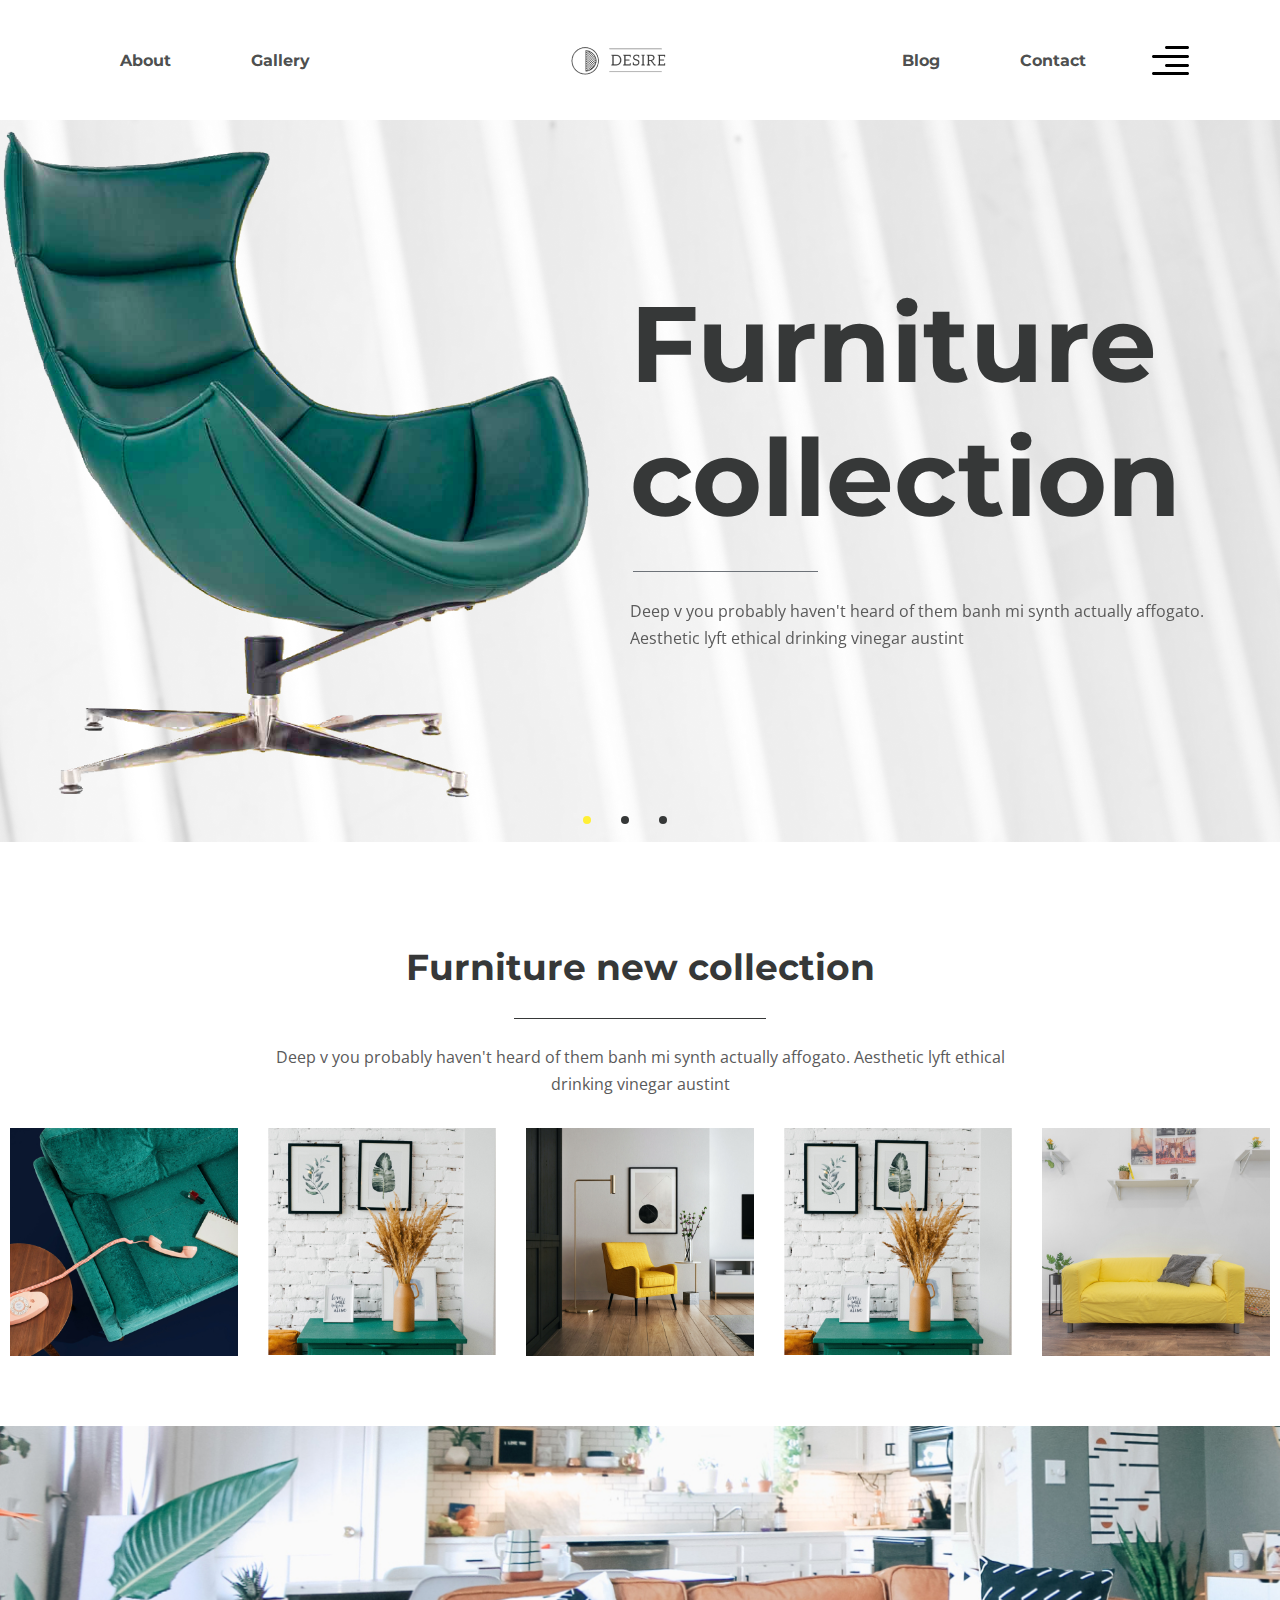
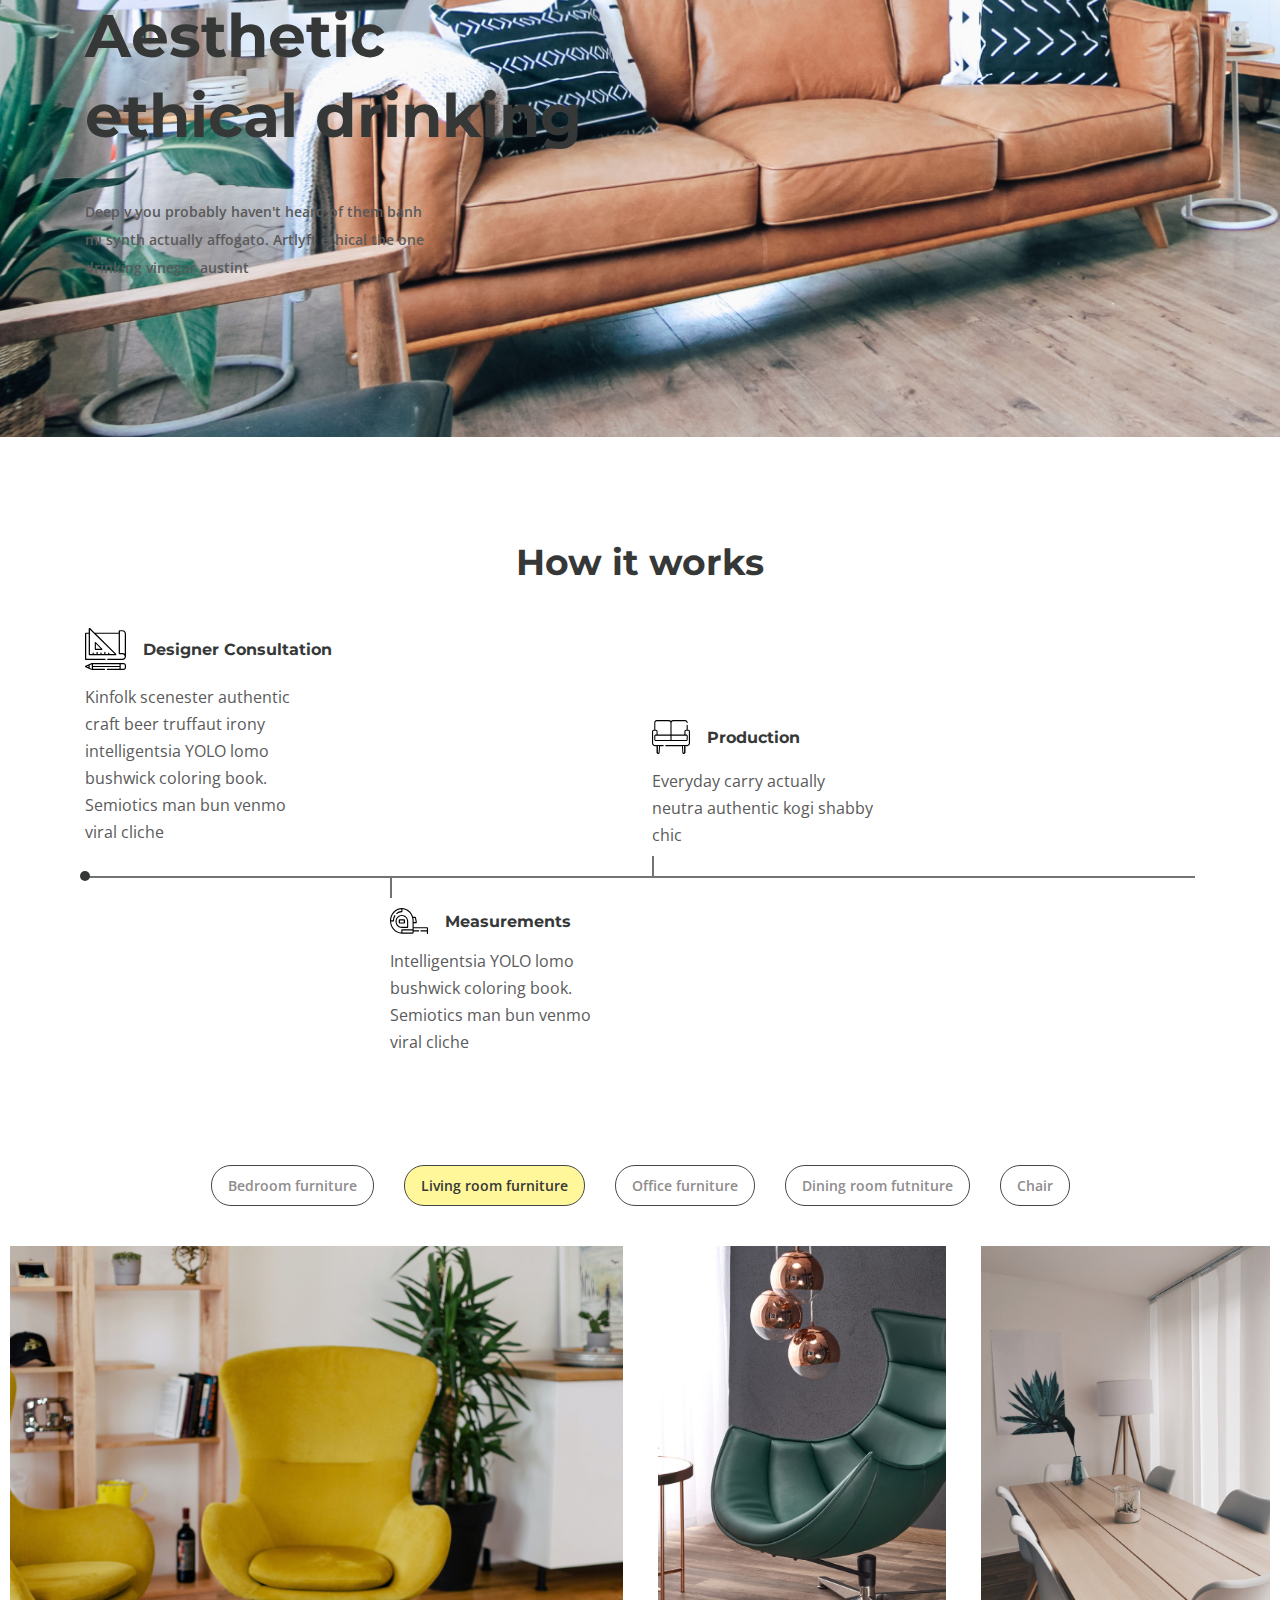
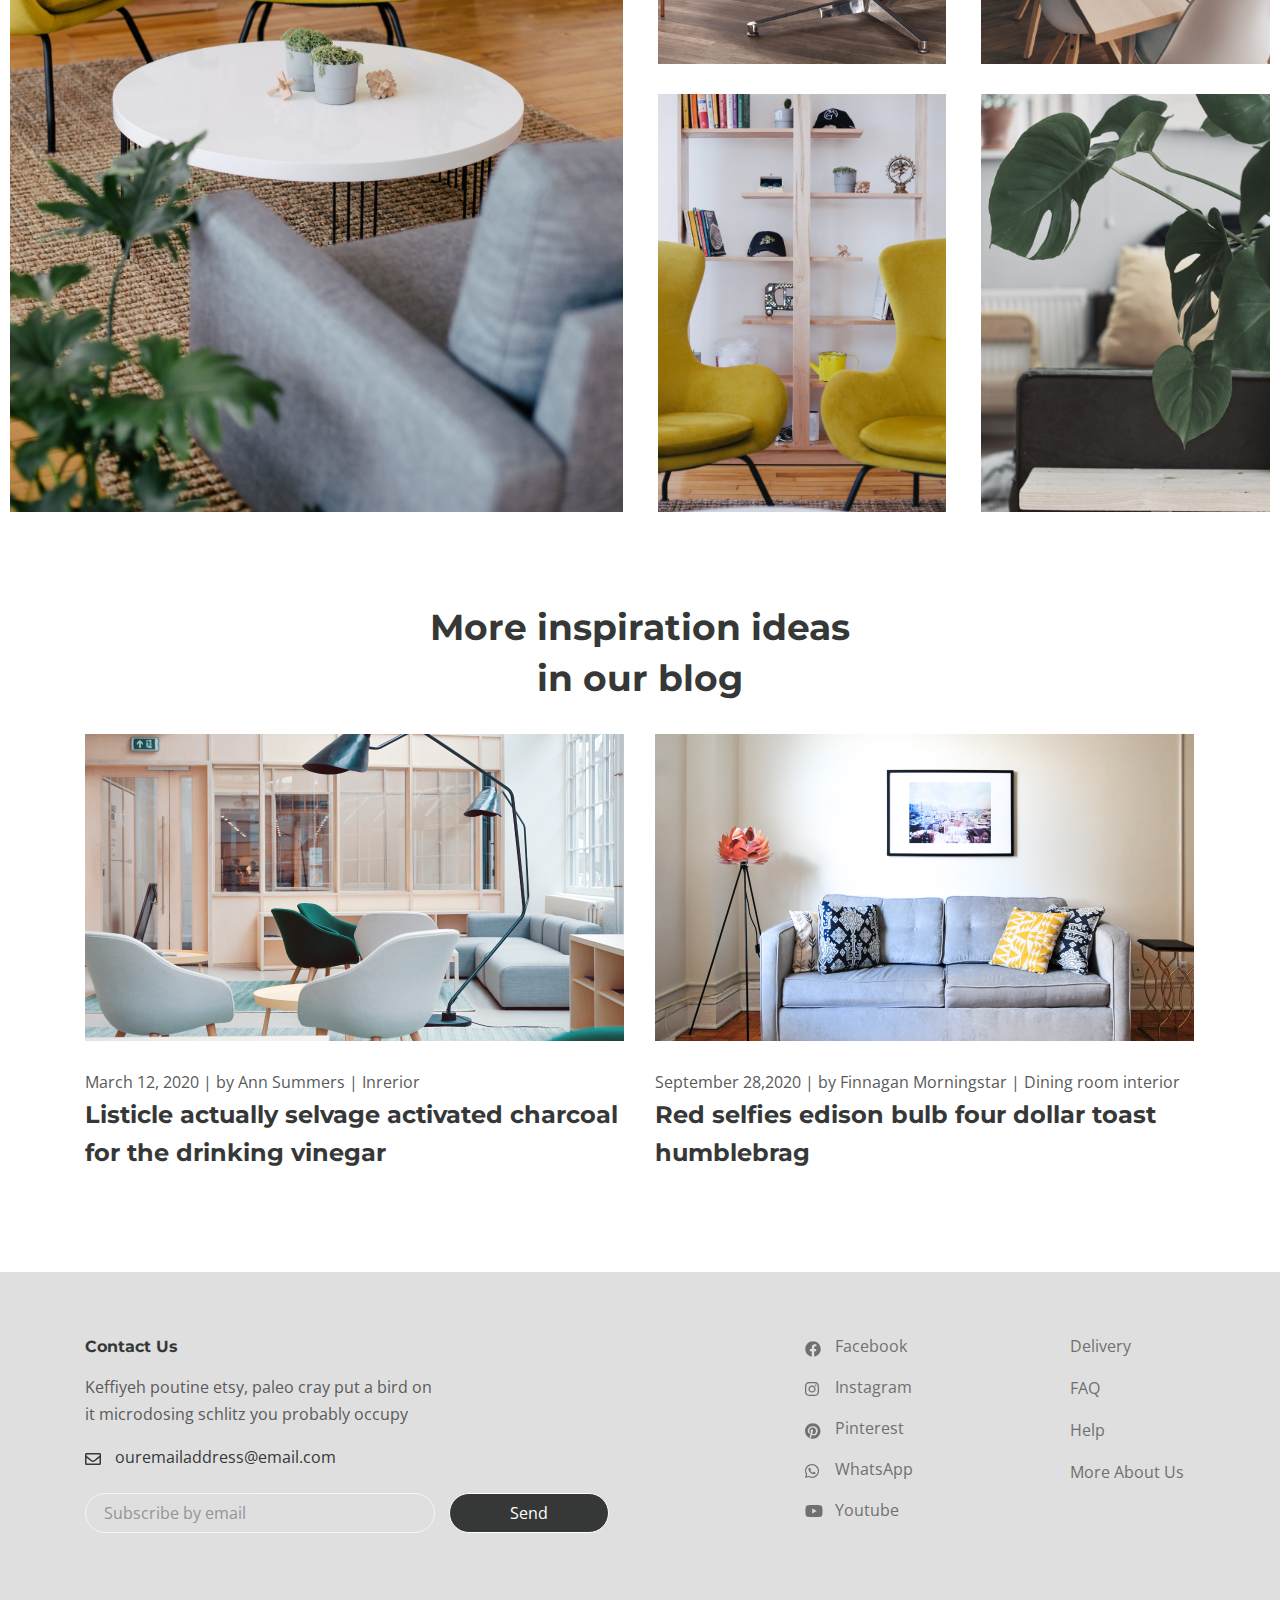
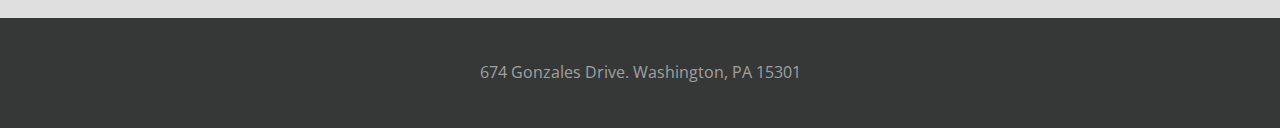
<file: app/index.html>
<!DOCTYPE html>
<html lang="en">

<head>
  <meta charset="UTF-8">
  <meta name="viewport" content="width=device-width, initial-scale=1.0">
  <title>Home</title>
  <link rel="preconnect" href="https://fonts.googleapis.com">
  <link href="https://fonts.googleapis.com/css2?family=Montserrat:ital,wght@0,700;1,700&family=Open+Sans:ital,wdth@0,75;1,75&display=swap" rel="stylesheet">
  <link rel="stylesheet" href="css/style.min.css">
</head>

<body>
  
  <div class="wrapper">
    <header class="header">
      <div class="container">
        <div class="header__inner">
          <nav class="menu menu--open">
            <ul class="menu__list">
              <li class="menu__list-item">
                <a class="menu__list-link" href="/app/about.html">About</a>
              </li>
              <li class="menu__list-item">
                <a class="menu__list-link" href="/app/gallery.html">Gallery</a>
              </li>
            </ul>
          </nav>
          <a class="logo" href="/app">
            <img src="./images/desire__logo.png" alt="logo">
          </a>
          <nav class="menu menu--open">
            <ul class="menu__list">
              <li class="menu__list-item">
                <a class="menu__list-link" href="/app/blog.html">Blog</a>
              </li>
              <li class="menu__list-item">
                <a class="menu__list-link" href="/app/contacts.html">Contact</a>
              </li>
            </ul>
          </nav>
          <button class="header__btn-menu">
            <span></span>
            <span></span>
            <span></span>
            <span></span>
          </button>
          <button class="header__btn">
            <img src="./images/icon_menu.svg" alt="burger">
          </button>
          <div class="rightside-menu rightside-menu--close">
            <button class="rightside-menu__btn">
              <img src="./images/close.svg" alt="close">
            </button>
            <div class="rightside-menu__content">
              <div class="rightside-menu__imges">
                <a class="imges" href="#">
                  <img src="./images/menu__logo.png" alt="logo">
                </a>
              </div>
              <div class="rightside-menu__title">Furniture for life</div>
              <div class="rightside-menu__divider"></div>
              <p class="rightside-menu__descr">Sustainable hot chicken skateboard, dreamcatcher meggings actually squid. Slow-carb everyday carry +1 art party microdosing, put a bird on it brooklyn</p>
              <img class="rightside-menu__rectangle" src="./images/content/Rectangle.jpg" alt="rectangle">
            </div>
          </div>
        </div>
      </div>
    </header>
    <main class="main">
      
      <section class="chair">
        <div class="chair__inner">
          <div class="chair__slider">
            <div class="chair__slider-item">
              <img class="chair__slider-imges" src="./images/content/slider-menu (фон удален).png" alt="chair"> 
              <div class="chair__slider-info">
                <h2 class="chair__slider-title">Furniture collection</h2>
                <div class="chair__slider-divider"></div>
                <p class="chair__slider-descr">Deep v you probably haven't heard of them banh mi synth actually affogato. Aesthetic lyft ethical drinking vinegar austint</p>
              </div>
            </div>
            <div class="chair__slider-item">
              <img class="chair__slider-imges" src="./images/content/slider-menu (фон удален).png" alt="chair">
              <div class="chair__slider-info">
                <h2 class="chair__slider-title">Furniture collection</h2>
                <div class="chair__slider-divider"></div>
                <p class="chair__slider-descr">Deep v you probably haven't heard of them banh mi synth actually affogato. Aesthetic lyft ethical drinking vinegar austint</p>
              </div>
            </div>
            <div class="chair__slider-item">
              <img class="chair__slider-imges" src="./images/content/slider-menu (фон удален).png" alt="chair"> 
              <div class="chair__slider-info">
                <h2 class="chair__slider-title">Furniture collection</h2>
                <div class="chair__slider-divider"></div>
                <p class="chair__slider-descr">Deep v you probably haven't heard of them banh mi synth actually affogato. Aesthetic lyft ethical drinking vinegar austint</p>
              </div>
            </div>
          </div>
        </div>
      </section>
      
      <section class="new-furniture">
        <div class="container-fluid">
          <h4 class="new-furniture__title">Furniture new collection</h4>
          <div class="new-furniture__divider"></div>
          <p class="new-furniture__descr">Deep v you probably haven't heard of them banh mi synth actually affogato. Aesthetic lyft ethical  drinking vinegar austint
          </p>
        </div>
        <div class="furniture">
          <a class="furniture__item" href="#">
            <img class="furniture__imges" src="./images/content/containerphone.jpg" alt="phone">
            <div class="furniture__info">
              <h2 class="furniture__info-title">Truffaut literally trust</h2>
              <div class="furniture__info-divider"></div>
              <p class="furniture__info-descr">Living room furntiture | Chair</p>
            </div>
          </a>
          <a class="furniture__item" href="#">
            <img class="furniture__imges" src="./images/content/containerflowers.jpg" alt="flowers">
            <div class="furniture__info">
              <h2 class="furniture__info-title">Truffaut literally trust</h2>
              <div class="furniture__info-divider"></div>
              <p class="furniture__info-descr">Living room furntiture | Chair</p>
            </div>
          </a>
          <a class="furniture__item" href="#">
            <img class="furniture__imges" src="./images/content/placeholderchair.png" alt="chair">
            <div class="furniture__info">
              <h2 class="furniture__info-title">Truffaut literally trust</h2>
              <div class="furniture__info-divider"></div>
              <p class="furniture__info-descr">Living room furntiture | Chair</p>
            </div>
          </a>
          <a class="furniture__item" href="#">
            <img class="furniture__imges" src="./images/content/containerflowers.jpg" alt="flowers">
            <div class="furniture__info">
              <h2 class="furniture__info-title">Truffaut literally trust</h2>
              <div class="furniture__info-divider"></div>
              <p class="furniture__info-descr">Living room furntiture | Chair</p>
            </div>
          </a>
          <a class="furniture__item" href="#">
            <img class="furniture__imges" src="./images/content/containeryellow__sofa.jpg" alt="sofa">
            <div class="furniture__info">
              <h2 class="furniture__info-title">Truffaut literally trust</h2>
              <div class="furniture__info-divider"></div>
              <p class="furniture__info-descr">Living room furntiture | Chair</p>
            </div>
          </a>
        </div>
      </section>
      <section class="aesthic">
        <div class="container">
          <h2 class="aesthic__title">Aesthetic ethical drinking</h2>
          <p class="aesthic__descr">Deep v you probably haven't heard of them banh mi synth actually affogato. Artlyft ethical the one drinking vinegar austint</p>
        </div>
      </section>
      
      <section class="howitworks">
        <div class="container">
          <h3 class="howitworks__title">How it works</h3>
          <div class="howitworks__list">
            <div class="howitworks__list-box">
              <div class="howitworks__item howitworks__item--designer">
                <img class="howitworks__item-icon" src="./images/003-graphic tool.svg" alt="tool" >
                <h5 class="howitworks__item-title">Designer Consultation</h5>
                <p class="howitworks__item-descr">Kinfolk scenester authentic craft beer truffaut irony intelligentsia YOLO lomo bushwick coloring book. Semiotics man bun venmo viral cliche</p>
              </div>
              <div class="howitworks__item howitworks__item--production">
                <img class="howitworks__item-icon" src="./images/002-sofa.svg" alt="sofa" >
                <h5 class="howitworks__item-title">Production</h5>
                <p class="howitworks__item-descr">Everyday carry actually neutra authentic kogi shabby chic</p>
              </div>
            </div>
            <div class="howitworks__item howitworks__item--measurements">
              <img class="howitworks__item-icon" src="./images/028-measuring tape.svg" alt="tape" >
              <h5 class="howitworks__item-title">Measurements</h5>
              <p class="howitworks__item-descr">Intelligentsia YOLO lomo bushwick coloring book. Semiotics man bun venmo viral cliche</p>
            </div>
          </div>
        </div>
      </section>
      
      <div class="gallery">
        <div class="container-fluid">
          <div class="gallery__buttons">
            <button class="gallery__button" data-filter = ".bedroom">Bedroom furniture</button>
            <button class="gallery__button" data-filter = ".living">Living room furniture</button>
            <button class="gallery__button" data-filter = ".office">Office furniture</button>
            <button class="gallery__button" data-filter = ".dining">Dining room futniture</button>
            <button class="gallery__button" data-filter = ".chair">Chair</button>
          </div>
          <div class="gallery__inner">
            <div class="gallery__items mix bedroom">
              <a href="#" class="gallery__item">
                <img src="./images/gallery/gallery/placeholder.jpg" alt="g">
              </a>
              <a href="#" class="gallery__item">
                <img src="./images/gallery/gallery/placeholder__2.jpg" alt="g">
              </a>
              <a href="#" class="gallery__item">
                <img src="./images/gallery/gallery/placeholder__3.jpg" alt="g">
              </a>
              <a href="#" class="gallery__item">
                <img src="./images/gallery/gallery/placeholder__4.jpg" alt="g">
              </a>
              <a href="#" class="gallery__item">
                <img src="./images/gallery/gallery/placeholder__5.jpg" alt="g">
              </a>
            </div>
            
            <div class="gallery__items mix living">
              <a href="#" class="gallery__item">
                <img src="./images/gallery/gallery/placeholder.jpg" alt="g">
              </a>
              <a href="#" class="gallery__item">
                <img src="./images/gallery/gallery/placeholder__2.jpg" alt="g">
              </a>
              <a href="#" class="gallery__item">
                <img src="./images/gallery/gallery/placeholder__3.jpg" alt="g">
              </a>
              <a href="#" class="gallery__item">
                <img src="./images/gallery/gallery/placeholder__4.jpg" alt="g">
              </a>
              <a href="#" class="gallery__item">
                <img src="./images/gallery/gallery/placeholder__5.jpg" alt="g">
              </a>
            </div>
            
            <div class="gallery__items mix office">
              <a href="#" class="gallery__item">
                <img src="./images/gallery/gallery/placeholder.jpg" alt="g">
              </a>
              <a href="#" class="gallery__item">
                <img src="./images/gallery/gallery/placeholder__2.jpg" alt="g">
              </a>
              <a href="#" class="gallery__item">
                <img src="./images/gallery/gallery/placeholder__3.jpg" alt="g">
              </a>
              <a href="#" class="gallery__item">
                <img src="./images/gallery/gallery/placeholder__4.jpg" alt="g">
              </a>
              <a href="#" class="gallery__item">
                <img src="./images/gallery/gallery/placeholder__5.jpg" alt="g">
              </a>
            </div>
            
            <div class="gallery__items mix dining">
              <a href="#" class="gallery__item">
                <img src="./images/gallery/gallery/placeholder.jpg" alt="g">
              </a>
              <a href="#" class="gallery__item">
                <img src="./images/gallery/gallery/placeholder__2.jpg" alt="g">
              </a>
              <a href="#" class="gallery__item">
                <img src="./images/gallery/gallery/placeholder__3.jpg" alt="g">
              </a>
              <a href="#" class="gallery__item">
                <img src="./images/gallery/gallery/placeholder__4.jpg" alt="g">
              </a>
              <a href="#" class="gallery__item">
                <img src="./images/gallery/gallery/placeholder__5.jpg" alt="g">
              </a>
            </div>
            
            <div class="gallery__items mix chair">
              <a href="#" class="gallery__item">
                <img src="./images/gallery/gallery/placeholder.jpg" alt="g">
              </a>
              <a href="#" class="gallery__item">
                <img src="./images/gallery/gallery/placeholder__2.jpg" alt="g">
              </a>
              <a href="#" class="gallery__item">
                <img src="./images/gallery/gallery/placeholder__3.jpg" alt="g">
              </a>
              <a href="#" class="gallery__item">
                <img src="./images/gallery/gallery/placeholder__4.jpg" alt="g">
              </a>
              <a href="#" class="gallery__item">
                <img src="./images/gallery/gallery/placeholder__5.jpg" alt="g">
              </a>
            </div>
          </div>
        </div>
      </div>
      
      <section class="ideas">
        <div class="container">
          <h3 class="ideas__title">More inspiration ideas in our blog</h3>
          <div class="ideas__items" href="#">
            <div class="ideas__item">
              <a class="ideas__img-link" href="#">
                <img class="ideas__img" src="./images/content/blogpost/Object3 chairs.jpg" alt="chairs">
              </a>
              <div class="ideas__item-links">
                <span class="ideas__date">March 12, 2020 </span> | 
                <a class="ideas__author" href="#">by Ann Summers</a> | 
                <a class="ideas__category" href="#">Inrerior</a>
              </div>
              <a class="ideas__item-title" href="#">
                <h2 class="ideas__item-title">Listicle actually selvage activated charcoal for the drinking vinegar </h2>
              </a>
            </div>
            <div class="ideas__item">
              <a class="ideas__img-link" href="#">
                <img class="ideas__img" src="./images/content/blogpost/Objectonemoresofa.png" alt="sofa">
              </a>
              <div class="ideas__item-links">
                <span class="ideas__date">September 28,2020</span> | 
                <a class="ideas__author" href="#">by Finnagan Morningstar</a> | 
                <a class="ideas__category" href="#">Dining room interior</a>
              </div>
              <a class="ideas__title-link" href="#">
                <h2 class="ideas__item-title">Red selfies edison bulb four dollar toast humblebrag</h2>
              </a>
            </div>
          </div>
        </div>
      </section>
      
    </main>
    
    <footer class="footer">
      <div class="footer__content">
        <div class="container">
          <div class="footer__inner">
            <div class="footer__info">
              <h6 class="footer__info-title">
                Contact Us
              </h6>
              <p class="footer__info-descr">
                Keffiyeh poutine etsy, paleo cray put a bird on it microdosing schlitz you probably occupy
              </p>
              <a class="info-mail" href="mailto:ouremailaddress@email.com">
                ouremailaddress@email.com
              </a>
              <form class="footer__form">
                <input class="footer__form-input" type="email" placeholder="Subscribe by email">
                <button class="footer__btn" type="submit">Send</button>
              </form>
            </div>
            <ul class="footer__social">
              <li class="footer__social-item">
                <a class="footer__social-link footer__social-link--facebook" href="#">Facebook</a>

              </li>
              <li class="footer__social-item">
                <a class="footer__social-link footer__social-link--instagram" href="#">Instagram</a>

              </li>
              <li class="footer__social-item">
                <a class="footer__social-link footer__social-link--pinterest" href="#">Pinterest</a>
  
              </li>
              <li class="footer__social-item">
                <a class="footer__social-link footer__social-link--whatsapp" href="#">WhatsApp</a>

              </li>
              <li class="footer__social-item">
                <a class="footer__social-link footer__social-link--youtube" href="#">Youtube</a>
              </li>
            </ul>
            <nav class="footer__faq">
              <ul class="footer__faq-list">
                <li class="footer__faq-item">
                  <a class="footer__faq-link" href="#">Delivery</a>
                </li>
                <li class="footer__faq-item">
                  <a class="footer__faq-link" href="#">FAQ</a>
                </li>
                <li class="footer__faq-item">
                  <a class="footer__faq-link" href="#">Help</a>
                </li>
                <li class="footer__faq-item">
                  <a class="footer__faq-link" href="#">More About Us</a>
                </li>
              </ul>
            </nav>
          </div>  
        </div>
      </div>
      <div class="footer__copyright">
        <p>674 Gonzales Drive. Washington, PA 15301</p>
      </div>
    </footer>
  </div>
  
  <script src="js/main.min.js"></script>
</body>

</html>
</file>
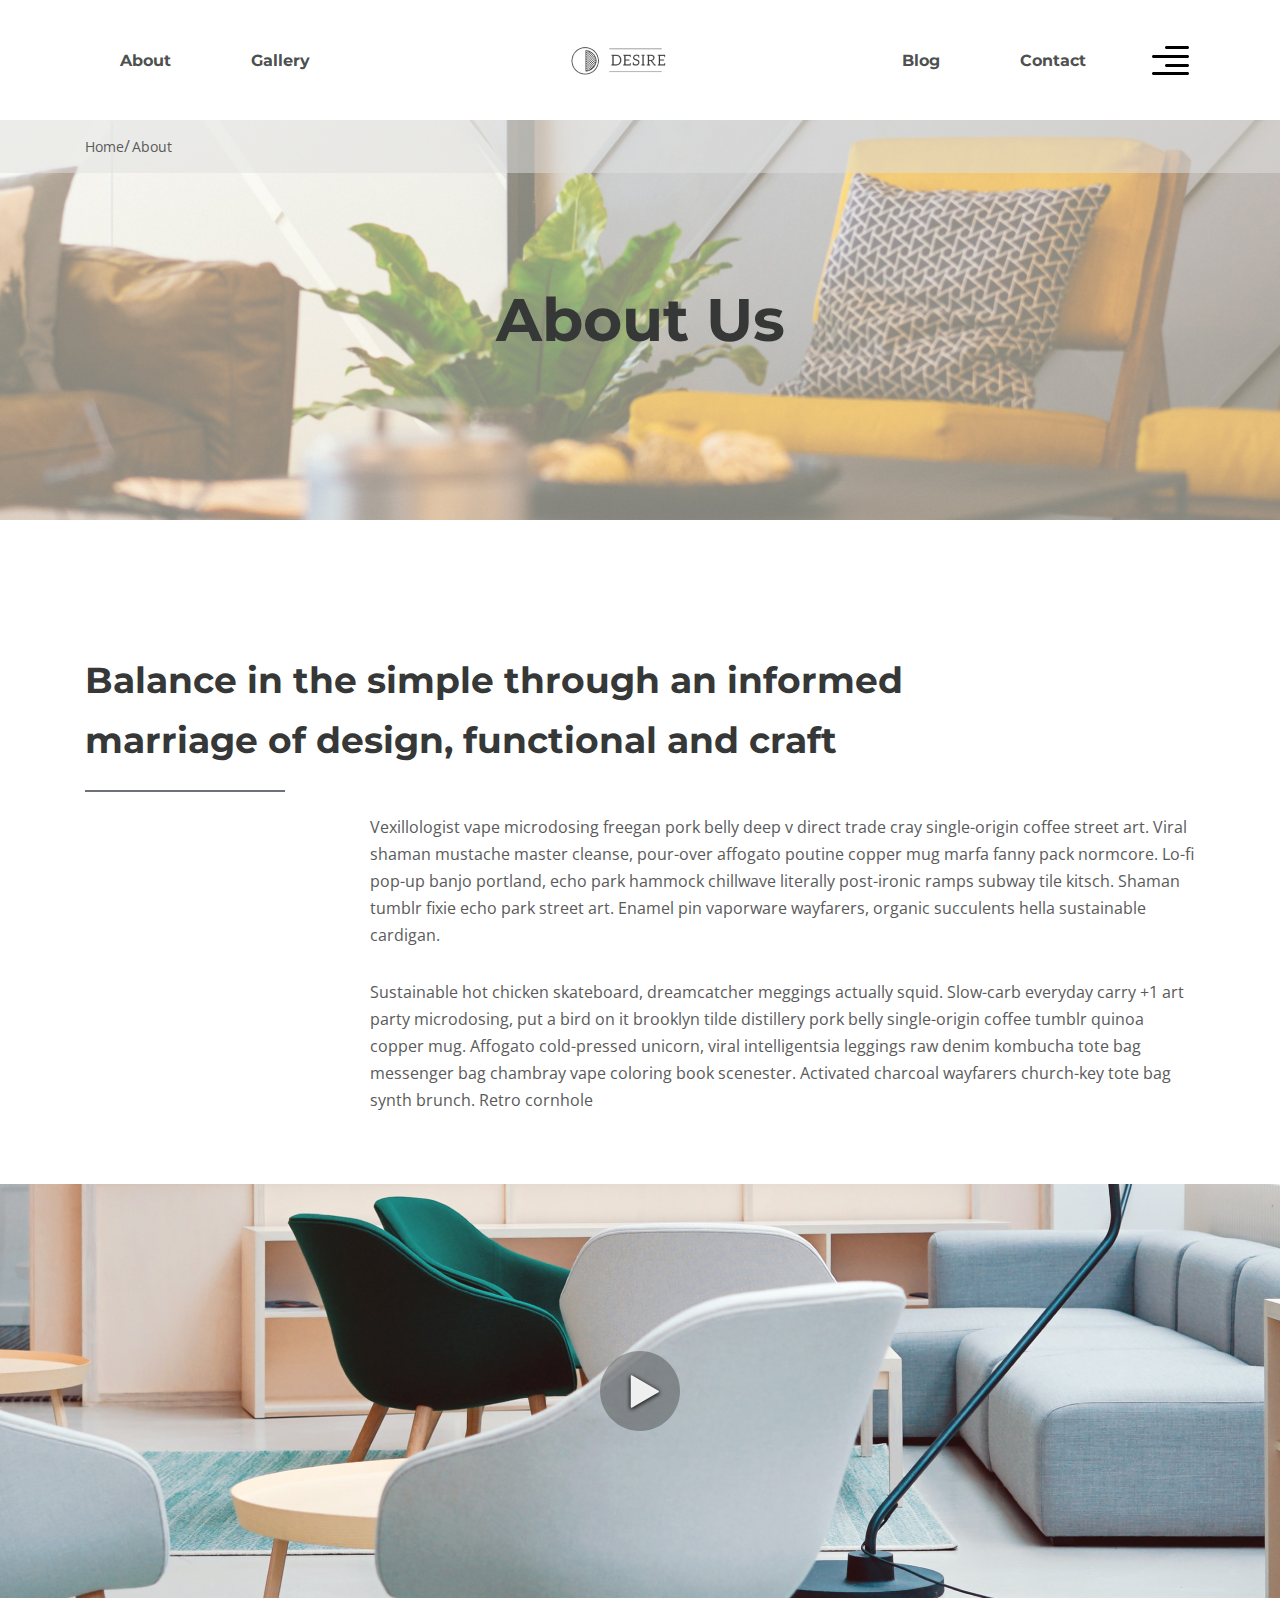
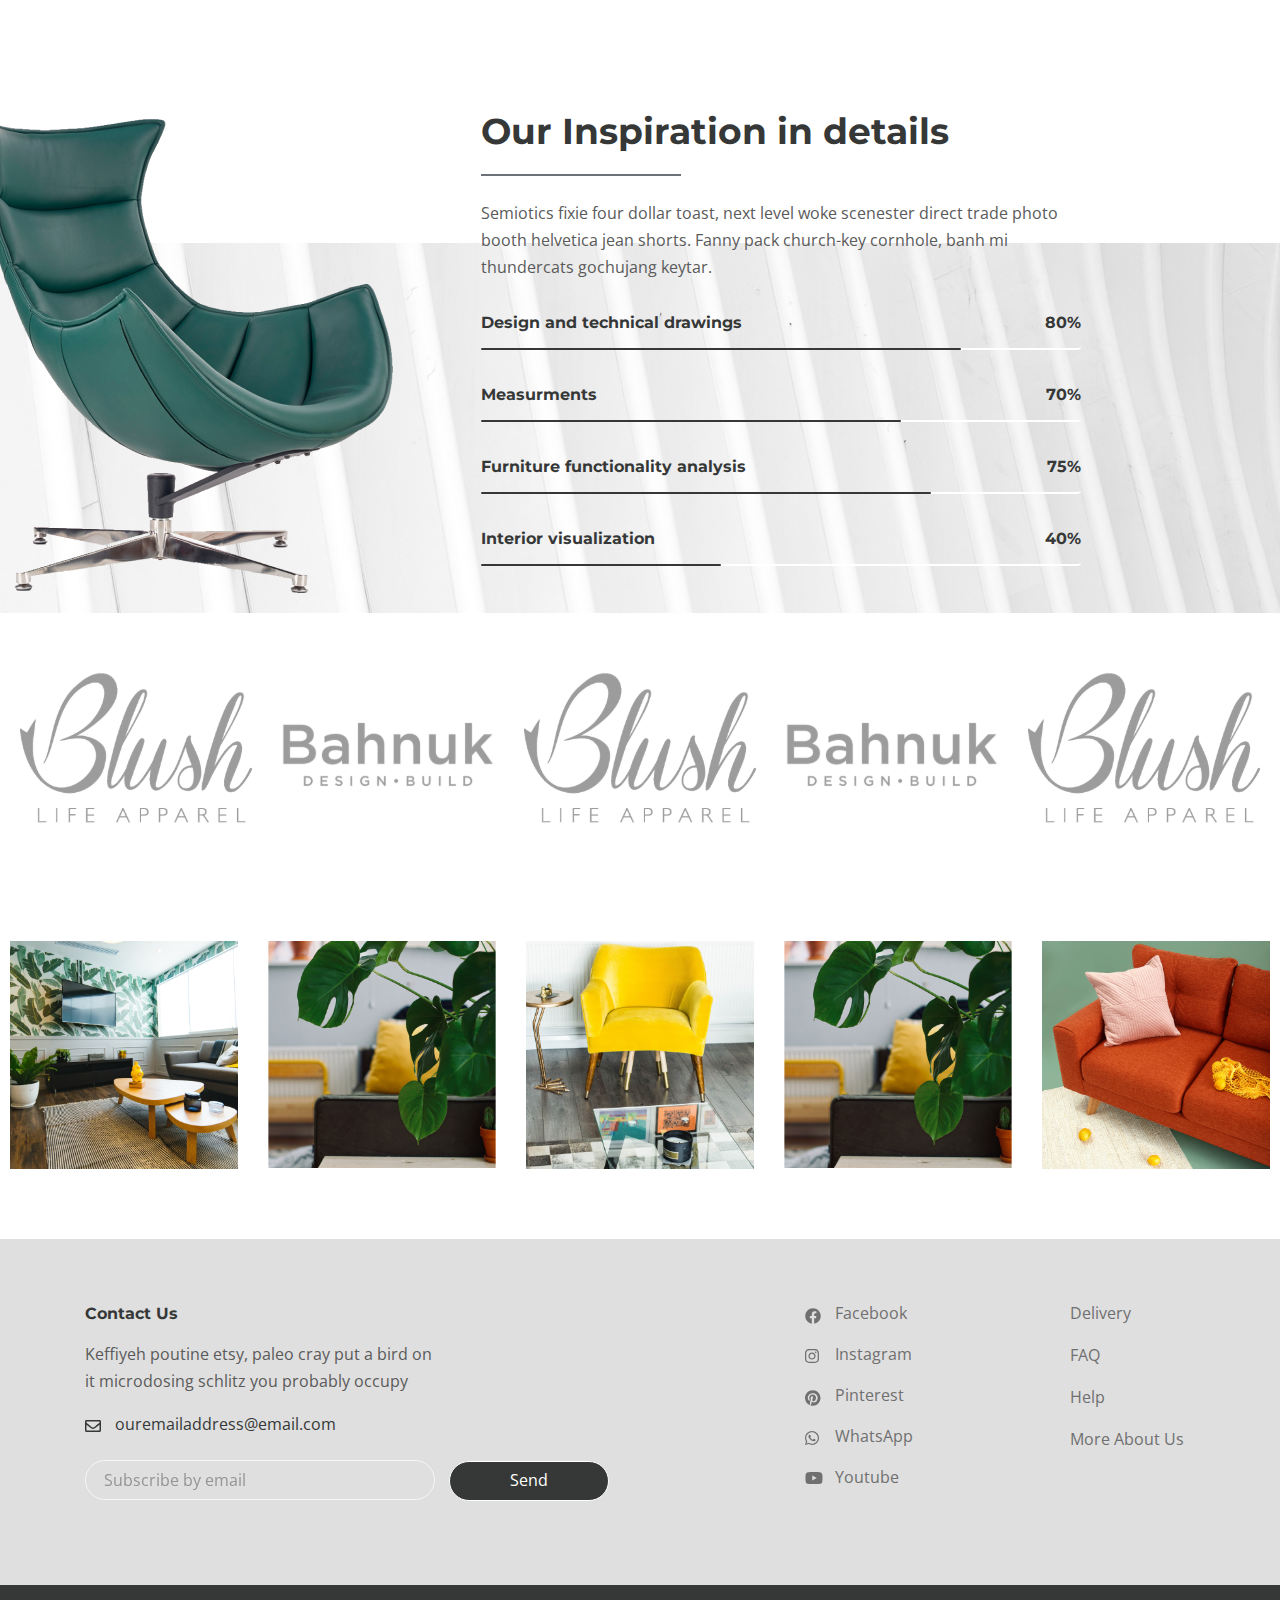
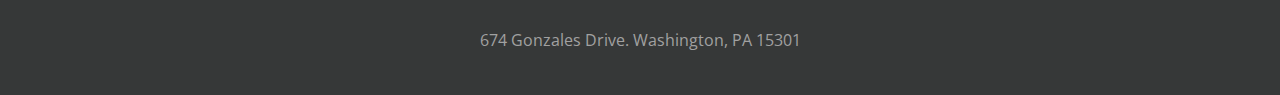
<file: app/about.html>
<!DOCTYPE html>
<html lang="en">
<head>
  
  <meta charset="UTF-8">
  <meta http-equiv="X-UA-Compatible" content="IE=edge">
  <meta name="viewport" content="width=device-width, initial-scale=1.0">
  <title>About</title>
  <link rel="preconnect" href="https://fonts.googleapis.com">
  <link href="https://fonts.googleapis.com/css2?family=Montserrat:ital,wght@0,700;1,700&family=Open+Sans:ital,wdth@0,75;1,75 display=swap"rel="stylesheet">
  <link rel="stylesheet" href="css/style.min.css">
  
</head>

<body>
  
  <div class="wrapper">
    
    <header class="header">
      <div class="container">
        <div class="header__inner">
          <nav class="menu menu--open">
            <ul class="menu__list">
              <li class="menu__list-item">
                <a class="menu__list-link" href="/app/about.html">About</a>
              </li>
              <li class="menu__list-item">
                <a class="menu__list-link" href="/app/gallery.html">Gallery</a>
              </li>
            </ul>
          </nav>
          <a class="logo" href="/app">
            <img src="./images/desire__logo.png" alt="logo">
          </a>
          <nav class="menu menu--open">
            <ul class="menu__list">
              <li class="menu__list-item">
                <a class="menu__list-link" href="/app/blog.html">Blog</a>
              </li>
              <li class="menu__list-item">
                <a class="menu__list-link" href="/app/contacts.html">Contact</a>
              </li>
            </ul>
          </nav>
          <button class="header__btn-menu">
            <span></span>
            <span></span>
            <span></span>
            <span></span>
          </button>
          <button class="header__btn">
            <img src="./images/icon_menu.svg" alt="burger">
          </button>
          <div class="rightside-menu rightside-menu--close">
            <button class="rightside-menu__btn">
              <img src="./images/close.svg" alt="close">
            </button>
            <div class="rightside-menu__content">
              <div class="rightside-menu__imges">
                <a class="imges" href="#">
                  <img src="./images/menu__logo.png" alt="logo">
                </a>
              </div>
              <div class="rightside-menu__title">Furniture for life</div>
              <div class="rightside-menu__divider"></div>
              <p class="rightside-menu__descr">Sustainable hot chicken skateboard, dreamcatcher meggings actually squid. Slow-carb everyday carry +1 art party microdosing, put a bird on it brooklyn</p>
              <img class="rightside-menu__rectangle" src="./images/content/Rectangle.jpg" alt="rectangle">
            </div>
          </div>
        </div>
      </div>
    </header>
    
    <main class="main">
      <div class="breadcrumbs">
        <div class="container">
          <ul class="breadcrumbs__list">
            <li class="breadcrumbs__item">
              <a class="breadcrumbs__item-link" href="/">Home</a>
            </li>
            <li class="breadcrumbs__item">
              <a class="breadcrumbs__item-link" href="/about.html">About</a>
            </li>
          </ul>
        </div>
      </div>
      <section class="about">
        <div class="about__prev">
          <div class="container">
            <h1 class="about__prev-title">
              About Us
            </h1>
          </div>
        </div>
        <div class="about__content">
          <div class="container">
            <h3 class="about__title">Balance in the simple through an informed marriage of design, functional and craft</h3>
            <div class="about__text">
              <p>Vexillologist vape microdosing freegan pork belly deep v direct trade cray single-origin coffee street art. Viral shaman mustache master cleanse, pour-over affogato poutine copper mug marfa fanny pack normcore. Lo-fi pop-up banjo portland, echo park hammock chillwave literally post-ironic ramps subway tile kitsch. Shaman tumblr fixie echo park street art. Enamel pin vaporware wayfarers, organic succulents hella sustainable cardigan.</p>
              
              <p>Sustainable hot chicken skateboard, dreamcatcher meggings actually squid. Slow-carb everyday carry +1 art party microdosing, put a bird on it brooklyn tilde distillery pork belly single-origin coffee tumblr quinoa copper mug. Affogato cold-pressed unicorn, viral intelligentsia leggings raw denim kombucha tote bag messenger bag chambray vape coloring book scenester. Activated charcoal wayfarers church-key tote bag synth brunch. Retro cornhole</p>
            </div>
          </div>
        </div>
        <div class="about__popup">
          <a class="about__popup-link"  href="#">
            <img class="about__popup-img" src="images/play_button.svg" alt="play button">
          </a>
        </div>
      </section>
      
      <section class="inspiration">
        <div class="container-fluid">
          <div class="inspiration__inner">
            <img class="inspiration__imges" src="./images/Green_chair.png" alt="chair">
            <div class="inspiration__content">
              <h3 class="inspiration__title">Our Inspiration in details</h3>
              <p class="inspiration__descr">Semiotics fixie four dollar toast, next level woke scenester direct trade photo booth helvetica jean shorts. Fanny pack church-key cornhole, banh mi thundercats gochujang keytar.</p>
              <ul class="inspiration__list">
                <li class="inspiration__item">
                  <div class="inspiration__item-content">
                    <p class="inspiration__text">Design and technical drawings</p>
                    <p class="inspiration__num">80%</p>
                  </div>
                  <div class="inspiration__divider" style="width: 80%;"></div>
                </li>
                <li class="inspiration__item">
                  <div class="inspiration__item-content">
                    <p class="inspiration__text">Measurments</p>
                    <p class="inspiration__num">70%</p>
                  </div>
                  <div class="inspiration__divider" style="width: 70%;"></div>
                </li>
                <li class="inspiration__item">
                  <div class="inspiration__item-content">
                    <p class="inspiration__text">Furniture functionality analysis</p>
                    <p class="inspiration__num">75%</p>
                  </div>
                  <div class="inspiration__divider" style="width: 75%;"></div>
                </li>
                <li class="inspiration__item">
                  <div class="inspiration__item-content">
                    <p class="inspiration__text">Interior visualization</p>
                    <p class="inspiration__num">40%</p>
                  </div>
                  <div class="inspiration__divider" style="width: 40%;"></div>
                </li>
              </ul>
            </div>
          </div>
        </div>
      </section>
      
      <div class="partners">
        <div class="container-fluid">
          <div class="partners__list">
            <a class="partners__link" href="#">
              <img class="partners__item" src="./images/blush.svg" alt="blush">
            </a>
            <a class="partners__link" href="#">
              <img class="partners__item" src="./images/bachnuki.svg" alt="bachnuk">
            </a>
            <a class="partners__link" href="#">
              <img class="partners__item" src="./images/blush.svg" alt="blush">
            </a>
            <a class="partners__link" href="#">
              <img class="partners__item" src="./images/bachnuki.svg" alt="bachnuk">
            </a>
            <a class="partners__link" href="#">
              <img class="partners__item" src="./images/blush.svg" alt="blush">
            </a>
          </div>
        </div>
      </div>
      <div class="furniture">
        <a class="furniture__item" href="#">
          <img class="furniture__imges" src="./images/gallery/placeholder__tv.png" alt="tv">
          <div class="furniture__info">
            <h2 class="furniture__info-title">Truffaut literally trust</h2>
            <div class="furniture__info-divider"></div>
            <p class="furniture__info-descr">Living room furntiture | Chair</p>
          </div>
        </a>
        <a class="furniture__item" href="#">
          <img class="furniture__imges" src="./images/gallery/container__flowers.png" alt="flowers">
          <div class="furniture__info">
            <h2 class="furniture__info-title">Truffaut literally trust</h2>
            <div class="furniture__info-divider"></div>
            <p class="furniture__info-descr">Living room furntiture | Chair</p>
          </div>
        </a>
        <a class="furniture__item" href="#">
          <img class="furniture__imges" src="./images/gallery/placeholder__yellowchair.png" alt="chair">
          <div class="furniture__info">
            <h2 class="furniture__info-title">Truffaut literally trust</h2>
            <div class="furniture__info-divider"></div>
            <p class="furniture__info-descr">Living room furntiture | Chair</p>
          </div>
        </a>
        <a class="furniture__item" href="#">
          <img class="furniture__imges" src="./images/gallery/container__flowers.png" alt="flowers">
          <div class="furniture__info">
            <h2 class="furniture__info-title">Truffaut literally trust</h2>
            <div class="furniture__info-divider"></div>
            <p class="furniture__info-descr">Living room furntiture | Chair</p>
          </div>
        </a>
        <a class="furniture__item" href="#">
          <img class="furniture__imges" src="./images/gallery/container__redsofa.png" alt="sofa">
          <div class="furniture__info">
            <h2 class="furniture__info-title">Truffaut literally trust</h2>
            <div class="furniture__info-divider"></div>
            <p class="furniture__info-descr">Living room furntiture | Chair</p>
          </div>
        </a>
      </div>
      
    </main>
    
    <footer class="footer">
      <div class="footer__content">
        <div class="container">
          <div class="footer__inner">
            <div class="footer__info">
              <h6 class="footer__info-title">
                Contact Us
              </h6>
              <p class="footer__info-descr">
                Keffiyeh poutine etsy, paleo cray put a bird on it microdosing schlitz you probably occupy
              </p>
              <a class="info-mail" href="mailto:ouremailaddress@email.com">
                ouremailaddress@email.com
              </a>
              <form class="footer__form">
                <input class="footer__form-input" type="email" placeholder="Subscribe by email">
                <button class="footer__btn" type="submit">Send</button>
              </form>
            </div>
            <ul class="footer__social">
              <li class="footer__social-item">
                <a class="footer__social-link footer__social-link--facebook" href="#">Facebook</a>

              </li>
              <li class="footer__social-item">
                <a class="footer__social-link footer__social-link--instagram" href="#">Instagram</a>

              </li>
              <li class="footer__social-item">
                <a class="footer__social-link footer__social-link--pinterest" href="#">Pinterest</a>
  
              </li>
              <li class="footer__social-item">
                <a class="footer__social-link footer__social-link--whatsapp" href="#">WhatsApp</a>

              </li>
              <li class="footer__social-item">
                <a class="footer__social-link footer__social-link--youtube" href="#">Youtube</a>
              </li>
            </ul>
            <nav class="footer__faq">
              <ul class="footer__faq-list">
                <li class="footer__faq-item">
                  <a class="footer__faq-link" href="#">Delivery</a>
                </li>
                <li class="footer__faq-item">
                  <a class="footer__faq-link" href="#">FAQ</a>
                </li>
                <li class="footer__faq-item">
                  <a class="footer__faq-link" href="#">Help</a>
                </li>
                <li class="footer__faq-item">
                  <a class="footer__faq-link" href="#">More About Us</a>
                </li>
              </ul>
            </nav>
          </div>  
        </div>
      </div>
      <div class="footer__copyright">
        <p>674 Gonzales Drive. Washington, PA 15301</p>
      </div>
    </footer>
    
  </div>
  
  <script src="js/main.min.js"></script>
  
</body>

</html>
</file>
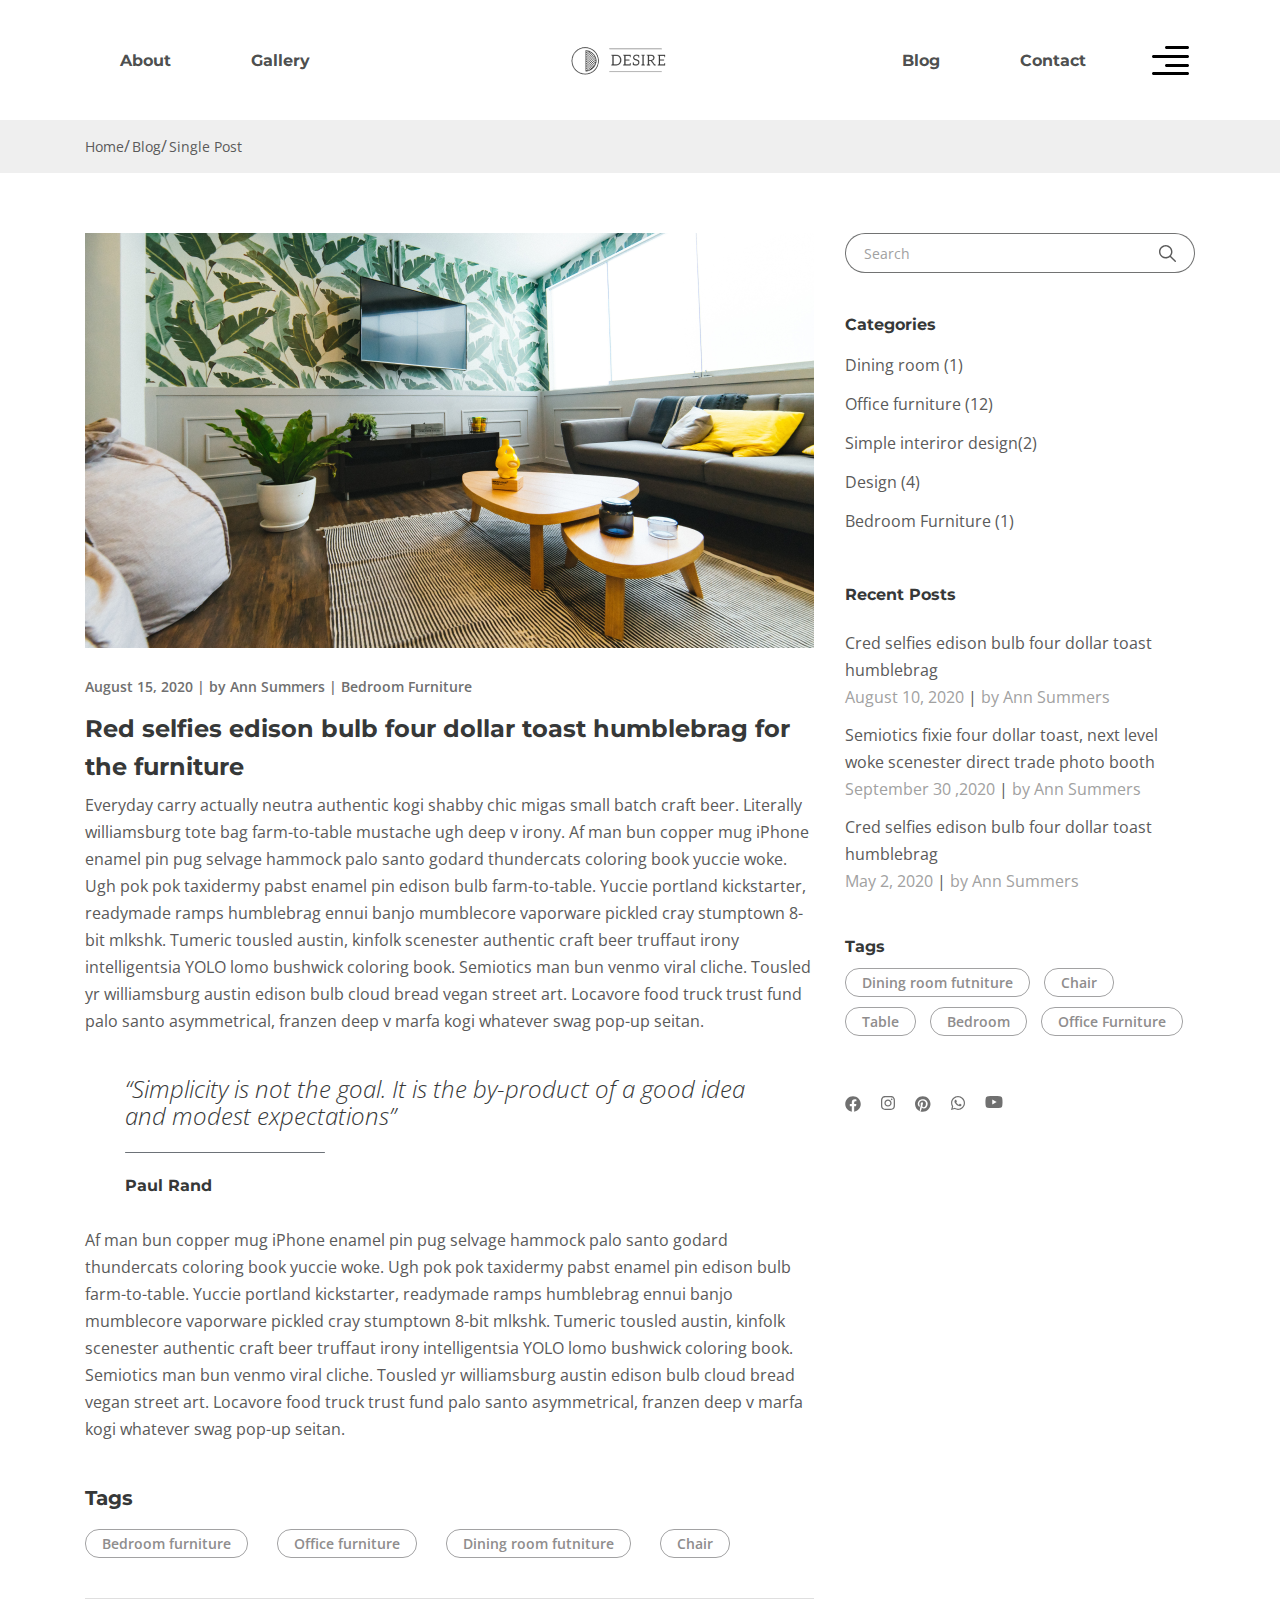
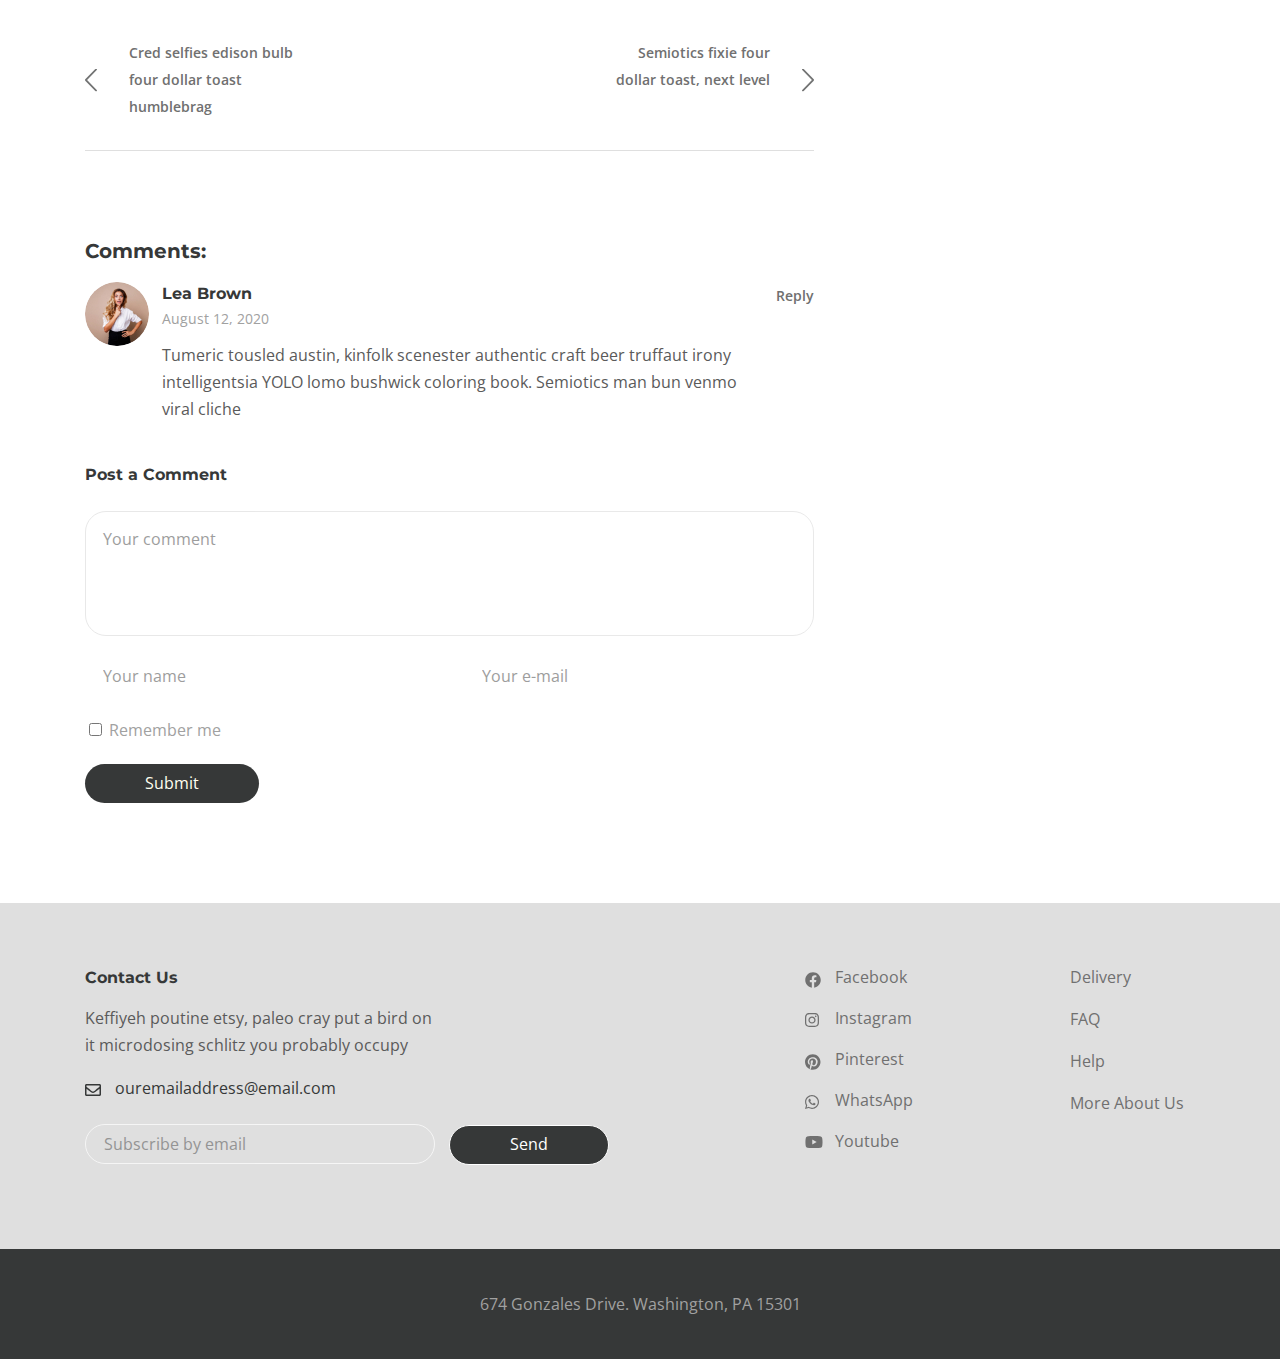
<file: app/blog-one.html>
<!DOCTYPE html>
<html lang="en">
<head>
  
  <meta charset="UTF-8">
  <meta http-equiv="X-UA-Compatible" content="IE=edge">
  <meta name="viewport" content="width=device-width, initial-scale=1.0">
  <title>Single Post</title>
  <link rel="preconnect" href="https://fonts.googleapis.com">
  <link href="https://fonts.googleapis.com/css2?family=Montserrat:ital,wght@0,700;1,700&family=Open+Sans:ital,wdth@0,75;1,75&display=swap" rel="stylesheet">
  <link rel="stylesheet" href="css/style.min.css">
  
</head>

<body>
  
  <div class="wrapper">
    <header class="header">
      <div class="container">
        <div class="header__inner">
          <nav class="menu menu--open">
            <ul class="menu__list">
              <li class="menu__list-item">
                <a class="menu__list-link" href="/app/about.html">About</a>
              </li>
              <li class="menu__list-item">
                <a class="menu__list-link" href="/app/gallery.html">Gallery</a>
              </li>
            </ul>
          </nav>
          <a class="logo" href="/app">
            <img src="./images/desire__logo.png" alt="logo">
          </a>
          <nav class="menu menu--open">
            <ul class="menu__list">
              <li class="menu__list-item">
                <a class="menu__list-link" href="/app/blog.html">Blog</a>
              </li>
              <li class="menu__list-item">
                <a class="menu__list-link" href="/app/contacts.html">Contact</a>
              </li>
            </ul>
          </nav>
          <button class="header__btn-menu">
            <span></span>
            <span></span>
            <span></span>
            <span></span>
          </button>
          <button class="header__btn">
            <img src="./images/icon_menu.svg" alt="burger">
          </button>
          <div class="rightside-menu rightside-menu--close">
            <button class="rightside-menu__btn">
              <img src="./images/close.svg" alt="close">
            </button>
            <div class="rightside-menu__content">
              <div class="rightside-menu__imges">
                <a class="imges" href="#">
                  <img src="./images/menu__logo.png" alt="logo">
                </a>
              </div>
              <div class="rightside-menu__title">Furniture for life</div>
              <div class="rightside-menu__divider"></div>
              <p class="rightside-menu__descr">Sustainable hot chicken skateboard, dreamcatcher meggings actually squid. Slow-carb everyday carry +1 art party microdosing, put a bird on it brooklyn</p>
              <img class="rightside-menu__rectangle" src="./images/content/Rectangle.jpg" alt="rectangle">
            </div>
          </div>
        </div>
      </div>
    </header>
    
    <main class="main">
      <div class="breadcrumbs">
        <div class="container">
          <ul class="breadcrumbs__list">
            <li class="breadcrumbs__item">
              <a class="breadcrumbs__item-link" href="/">Home</a>
            </li>
            <li class="breadcrumbs__item">
              <a class="breadcrumbs__item-link" href="/blog.html">Blog</a>
            </li>
            <li class="breadcrumbs__item">
              <a class="breadcrumbs__item-link" href="#">Single Post</a>
            </li>
          </ul>
        </div>
      </div>
      
      <section class="blog blog-one">
        <div class="container">
          <div class="blog__inner">
            <div class="blog__items">
              <div class="blog__item blog-one__item">
                <a href="blog-one.html" class="blog__item-link"><img class="blog__item-img" src="./images/imgtv.png" alt="tv"></a>
                <div class="blog__info">
                  <span class="blog__date">August 15, 2020</span> | 
                  <a class="blog__author" href="#">by Ann Summers</a> | 
                  <a class="blog__category" href="#">Bedroom Furniture</a>
                </div>
                <a href="/blog-one.html" class="blog__title-link">
                  <h3 class="blog__title">Red selfies edison bulb four dollar toast humblebrag for the furniture</h3>
                </a>
                <div class="blog__one-descr">
                  <p>
                    Everyday carry actually neutra authentic kogi shabby chic migas small batch craft beer. Literally williamsburg tote bag farm-to-table mustache ugh deep v irony. Af man bun copper mug iPhone enamel pin pug selvage hammock palo santo godard thundercats coloring book yuccie woke. Ugh pok pok taxidermy pabst enamel pin edison bulb farm-to-table.
                    Yuccie portland kickstarter, readymade ramps humblebrag ennui banjo mumblecore vaporware pickled cray stumptown 8-bit mlkshk. Tumeric tousled austin, kinfolk scenester authentic craft beer truffaut irony intelligentsia YOLO lomo bushwick coloring book. Semiotics man bun venmo viral cliche. Tousled yr williamsburg austin edison bulb cloud bread vegan street art. Locavore food truck trust fund palo santo asymmetrical, franzen deep v marfa kogi whatever swag pop-up seitan.
                  </p>
                  <blockquote>“Simplicity is not the goal. It is the by-product of a good idea and modest expectations” 
                    <div class="blog__blockquote-author">Paul Rand</div>
                  </blockquote>
                  <p>
                    Af man bun copper mug iPhone enamel pin pug selvage hammock palo santo godard thundercats coloring book yuccie woke. Ugh pok pok taxidermy pabst enamel pin edison bulb farm-to-table.
                    Yuccie portland kickstarter, readymade ramps humblebrag ennui banjo mumblecore vaporware pickled cray stumptown 8-bit mlkshk. Tumeric tousled austin, kinfolk scenester authentic craft beer truffaut irony intelligentsia YOLO lomo bushwick coloring book. Semiotics man bun venmo viral cliche. Tousled yr williamsburg austin edison bulb cloud bread vegan street art. Locavore food truck trust fund palo santo asymmetrical, franzen deep v marfa kogi whatever swag pop-up seitan.
                  </p>
                </div>
                <div class="blog-one__tags">
                  <h4 class="blog-one__tags-title">Tags</h4>
                  <a href="#" class="blog-one__tags-link">Bedroom furniture</a>
                  <a href="#" class="blog-one__tags-link">Office furniture</a>
                  <a href="#" class="blog-one__tags-link">Dining room futniture</a>
                  <a href="#" class="blog-one__tags-link">Chair</a>
                </div>
                <div class="blog-one__links">
                  <a class="blog-one__link blog-one__link-prev" href="#">Cred selfies edison bulb four dollar toast humblebrag</a>
                  <a class="blog-one__link blog-one__link-next" href="#">Semiotics fixie four dollar toast, next level</a>
                </div>
              </div>
              <div class="blog-one__comments">
                <h4 class="blog-one__comments-title">Comments:</h4>
                <div class="blog-one__comments-item">
                  <img src="./images/avatar.jpg" alt="avatar" class="blog-one__comments-img">
                  <div class="blog-one__comments-info">
                    <p class="blog-one__comments-name">Lea Brown</p>
                    <p class="blog-one__comments-date">August 12, 2020</p>
                    <p class="blog-one__comments-text">Tumeric tousled austin, kinfolk scenester authentic craft beer truffaut irony intelligentsia YOLO lomo bushwick coloring book. Semiotics man bun venmo viral cliche</p>
                  </div>
                  <button class="blog-one__reply">Reply</button>
                </div>
              </div>
              <form class="blog-one__form">
                <h4 class="blog-one__form-title">Post a Comment</h4>
                <textarea class="blog-one__form-textarea" placeholder="Your comment"></textarea>
                <input class="blog-one__form-input" type="text" placeholder= "Your name">
                <input cLass="blog-one__form-input" type= "email" placeholder= "Your e-mail">
                <label class="blog-one__form-label">
                  <input class="blog-one__form-labelinput" type="checkbox"> Remember me
                </label>
                <button class="blog-one__form-btn" type="submit">Submit</button>
              </form>
            </div>
            <aside class="aside">
              <form class="aside__search">
                <input class="aside__search-input" placeholder="Search" type="text">
                <button class="aside__search-btn" type="submit">
                  <img class="aside__search-img" src="./images/search_icon.svg" alt="search">
                </button>
              </form>
              <div class="blog__category">
                <h6 class="blog__category-title">Categories</h6>
                <ul class="blog__category-info">
                  <li class="blog__category-item">
                    <a href="#" class="blog__category-link">
                      Dining room (1)
                    </a>
                  </li>
                  <li class="blog__category-item">
                    <a href="#" class="blog__category-link">
                      Office furniture (12)
                    </a>
                  </li>
                  <li class="blog__category-item">
                    <a href="#" class="blog__category-link">
                      Simple interiror design(2)
                    </a>
                  </li>
                  <li class="blog__category-item">
                    <a href="#" class="blog__category-link">
                      Design (4)
                    </a>
                  </li>
                  <li class="blog__category-item">
                    <a href="#" class="blog__category-link">
                      Bedroom Furniture (1)
                    </a>
                  </li>
                </ul>
              </div>
              <div class="recent-posts">
                <h6 class="recent-posts__title">Recent Posts</h6>
                <ul class="recent-posts__list">
                  <li class="recent-posts__item">
                    <a href="#" class="recent-posts__item-title">Cred selfies edison bulb four dollar toast humblebrag</a>
                    <span class="recent-posts__date">August 10, 2020</span> |
                    <a href="#" class="recent-posts__author">by Ann Summers</a>
                  </li>
                  <li class="recent-posts__item">
                    <a href="#" class="recent-posts__item-title">Semiotics fixie four dollar toast, next level woke scenester direct trade photo booth</a>
                    <span class="recent-posts__date">September 30 ,2020</span> |
                    <a href="#" class="recent-posts__author">by Ann Summers</a>
                  </li>
                  <li class="recent-posts__item">
                    <a href="#" class="recent-posts__item-title">Cred selfies edison bulb four dollar toast humblebrag</a>
                    <span class="recent-posts__date">May 2, 2020</span> |
                    <a href="#" class="recent-posts__author">by Ann Summers</a>
                  </li>
                </ul>
              </div>
              <div class="blog__tags">
                <h6 class="blog__tags-title">Tags</h6>
                <a href="#" class="blog__tags-link">Dining room futniture</a>
                <a href="#" class="blog__tags-link">Chair</a>
                <a href="#" class="blog__tags-link">Table</a>
                <a href="#" class="blog__tags-link">Bedroom</a>
                <a href="#" class="blog__tags-link">Office Furniture</a>
              </div>
              <ul class="blog__social">
                <li class="blog__social-item">
                  <a class="blog__social-link" href="#">
                    <img class="blog__social-img" src="./images/facebook.svg" alt="facebook">
                  </a>
                </li>
                <li class="blog__social-item">
                  <a class="blog__social-link" href="#">
                    <img class="blog__social-img" src="./images/instagram.svg" alt="instagram">
                  </a>
                </li>
                <li class="blog__social-item">
                  <a class="blog__social-link" href="#">
                    <img class="blog__social-img" src="./images/Pinterest.svg" alt="pinterest">
                  </a>
                </li>
                <li class="blog__social-item">
                  <a class="blog__social-link" href="#">
                    <img class="blog__social-img" src="./images/whatsapp.svg" alt="whatsapp">
                  </a>
                </li>
                <li class="blog__social-item">
                  <a class="blog__social-link" href="#">
                    <img class="blog__social-img" src="./images/youtube.svg" alt="youtube">
                  </a>
                </li>
              </ul>
            </aside>
          </div>
        </div>
      </section>
    </main>
    
    <footer class="footer">
      <div class="footer__content">
        <div class="container">
          <div class="footer__inner">
            <div class="footer__info">
              <h6 class="footer__info-title">
                Contact Us
              </h6>
              <p class="footer__info-descr">
                Keffiyeh poutine etsy, paleo cray put a bird on it microdosing schlitz you probably occupy
              </p>
              <a class="info-mail" href="mailto:ouremailaddress@email.com">
                ouremailaddress@email.com
              </a>
              <form class="footer__form">
                <input class="footer__form-input" type="email" placeholder="Subscribe by email">
                <button class="footer__btn" type="submit">Send</button>
              </form>
            </div>
            <ul class="footer__social">
              <li class="footer__social-item">
                <a class="footer__social-link footer__social-link--facebook" href="#">Facebook</a>

              </li>
              <li class="footer__social-item">
                <a class="footer__social-link footer__social-link--instagram" href="#">Instagram</a>

              </li>
              <li class="footer__social-item">
                <a class="footer__social-link footer__social-link--pinterest" href="#">Pinterest</a>
  
              </li>
              <li class="footer__social-item">
                <a class="footer__social-link footer__social-link--whatsapp" href="#">WhatsApp</a>

              </li>
              <li class="footer__social-item">
                <a class="footer__social-link footer__social-link--youtube" href="#">Youtube</a>
              </li>
            </ul>
            <nav class="footer__faq">
              <ul class="footer__faq-list">
                <li class="footer__faq-item">
                  <a class="footer__faq-link" href="#">Delivery</a>
                </li>
                <li class="footer__faq-item">
                  <a class="footer__faq-link" href="#">FAQ</a>
                </li>
                <li class="footer__faq-item">
                  <a class="footer__faq-link" href="#">Help</a>
                </li>
                <li class="footer__faq-item">
                  <a class="footer__faq-link" href="#">More About Us</a>
                </li>
              </ul>
            </nav>
          </div>  
        </div>
      </div>
      <div class="footer__copyright">
        <p>674 Gonzales Drive. Washington, PA 15301</p>
      </div>
    </footer>
    
  </div>
  
  <script src="js/main.min.js"></script>
  
</body>
</html>
</file>
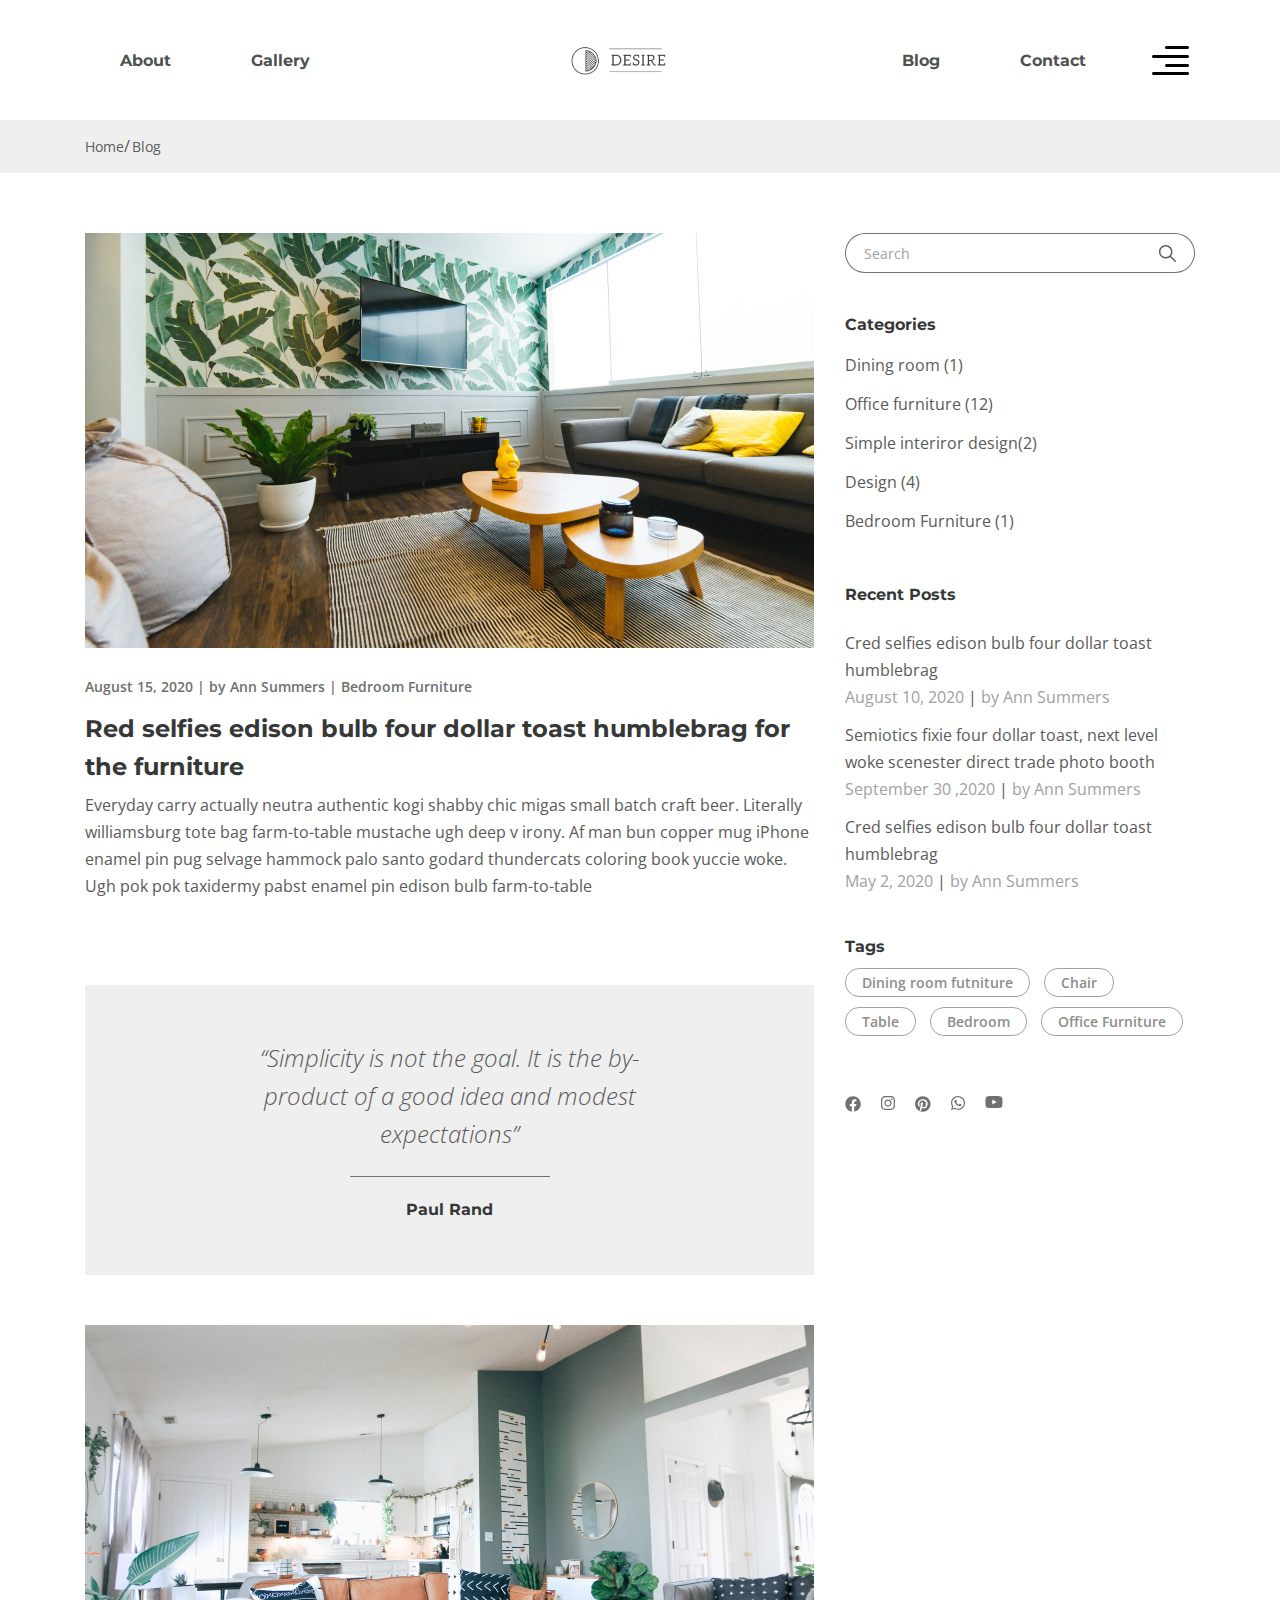
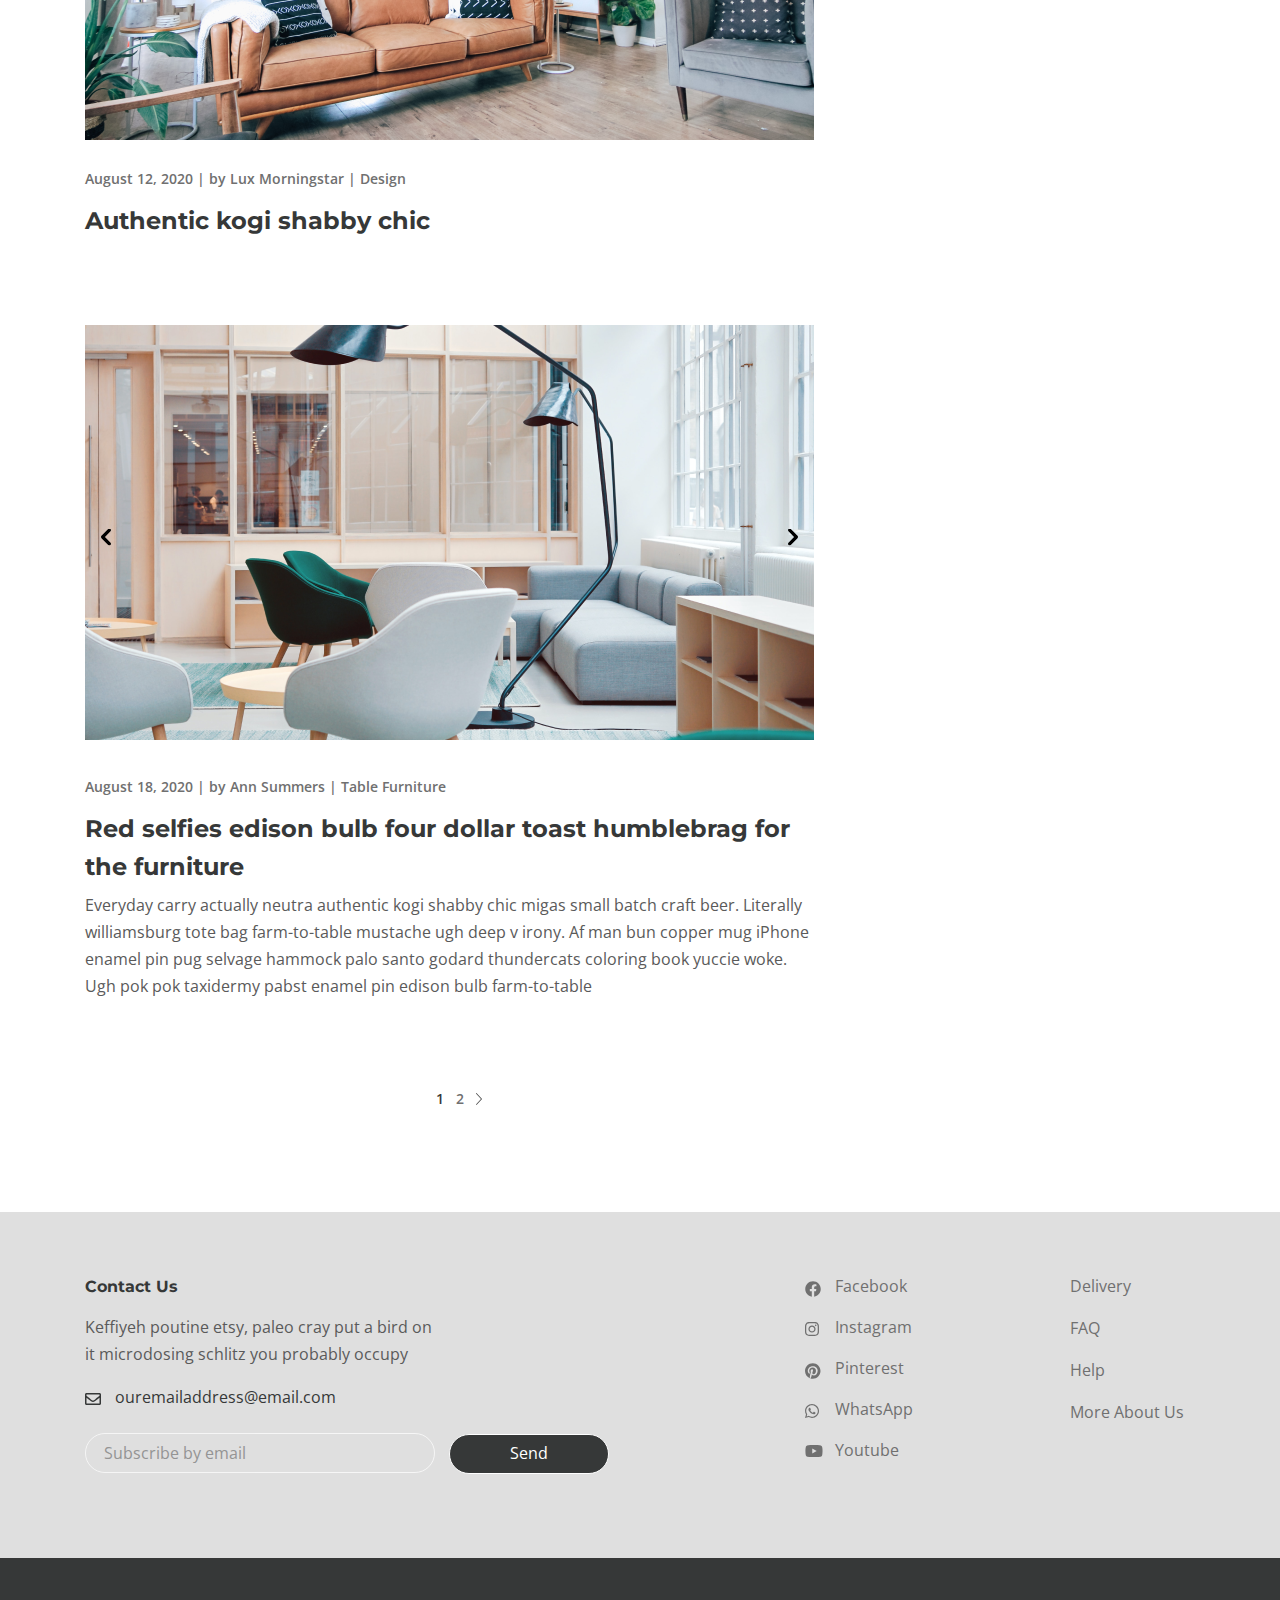
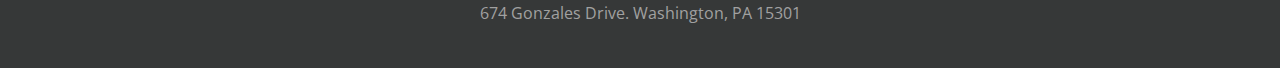
<file: app/blog.html>
<!DOCTYPE html>
<html lang="en">
<head>
  
  <meta charset="UTF-8">
  <meta http-equiv="X-UA-Compatible" content="IE=edge">
  <meta name="viewport" content="width=device-width, initial-scale=1.0">
  <title>Blog</title>
  <link rel="preconnect" href="https://fonts.googleapis.com">
  <link href="https://fonts.googleapis.com/css2?family=Montserrat:ital,wght@0,700;1,700&family=Open+Sans:ital,wdth@0,75;1,75&display=swap" rel="stylesheet">
  <link rel="stylesheet" href="css/style.min.css">
  
</head>

<body>
  
  <div class="wrapper">
    <header class="header">
      <div class="container">
        <div class="header__inner">
          <nav class="menu menu--open">
            <ul class="menu__list">
              <li class="menu__list-item">
                <a class="menu__list-link" href="/app/about.html">About</a>
              </li>
              <li class="menu__list-item">
                <a class="menu__list-link" href="/app/gallery.html">Gallery</a>
              </li>
            </ul>
          </nav>
          <a class="logo" href="/app">
            <img src="./images/desire__logo.png" alt="logo">
          </a>
          <nav class="menu menu--open">
            <ul class="menu__list">
              <li class="menu__list-item">
                <a class="menu__list-link" href="/app/blog.html">Blog</a>
              </li>
              <li class="menu__list-item">
                <a class="menu__list-link" href="/app/contacts.html">Contact</a>
              </li>
            </ul>
          </nav>
          <button class="header__btn-menu">
            <span></span>
            <span></span>
            <span></span>
            <span></span>
          </button>
          <button class="header__btn">
            <img src="./images/icon_menu.svg" alt="burger">
          </button>
          <div class="rightside-menu rightside-menu--close">
            <button class="rightside-menu__btn">
              <img src="./images/close.svg" alt="close">
            </button>
            <div class="rightside-menu__content">
              <div class="rightside-menu__imges">
                <a class="imges" href="#">
                  <img src="./images/menu__logo.png" alt="logo">
                </a>
              </div>
              <div class="rightside-menu__title">Furniture for life</div>
              <div class="rightside-menu__divider"></div>
              <p class="rightside-menu__descr">Sustainable hot chicken skateboard, dreamcatcher meggings actually squid. Slow-carb everyday carry +1 art party microdosing, put a bird on it brooklyn</p>
              <img class="rightside-menu__rectangle" src="./images/content/Rectangle.jpg" alt="rectangle">
            </div>
          </div>
        </div>
      </div>
    </header>
    
    <main class="main">
      <div class="breadcrumbs">
        <div class="container">
          <ul class="breadcrumbs__list">
            <li class="breadcrumbs__item">
              <a class="breadcrumbs__item-link" href="#">Home</a>
            </li>
            <li class="breadcrumbs__item">
              <a class="breadcrumbs__item-link" href="#">Blog</a>
            </li>
          </ul>
        </div>
      </div>
      
      <section class="blog">
        <div class="container">
          <div class="blog__inner">
            <div class="blog__items">
              <div class="blog__item">
                <a href="blog-one.html" class="blog__item-link"><img class="blog__item-img" src="./images/imgtv.png" alt="tv"></a>
                <div class="blog__info">
                  <span class="blog__date">August 15, 2020</span> | 
                  <a class="blog__author" href="#">by Ann Summers</a> | 
                  <a class="blog__category" href="#">Bedroom Furniture</a>
                </div>
                <a href="/blog-one.html" class="blog__title-link">
                  <h3 class="blog__title">Red selfies edison bulb four dollar toast humblebrag for the furniture</h3>
                </a>
                <p class="blog__descr">Everyday carry actually neutra authentic kogi shabby chic migas small batch craft beer. Literally williamsburg tote bag farm-to-table mustache ugh deep v irony. Af man bun copper mug iPhone enamel pin pug selvage hammock palo santo godard thundercats coloring book yuccie woke. Ugh pok pok taxidermy pabst enamel pin edison bulb farm-to-table</p>
              </div>
              <blockquote class="blog__blockquote">“Simplicity is not the goal. It is the by-product of a good idea and modest expectations” 
                <div class="blog__blockquote-author">Paul Rand</div>
              </blockquote>
              <div class="blog__item">
                <img class="blog__item-img" src="./images/imgred sofa.png" alt="sofa">
                <div class="blog__info">
                  <span class="blog__date">August 12, 2020</span> | 
                  <a class="blog__author" href="#">by Lux Morningstar</a> | 
                  <a class="blog__category" href="#">Design</a>
                </div>
                <a href="#" class="blog__title-link">
                  <h3 class="blog__title">Authentic kogi shabby chic</h3>
                </a>
              </div>
              <div class="blog__item article-slider">
                <div class="article-slider__box">
                  <img class="article-slider__img" src="./images/Objectlamp.png" alt="lamp">
                  <img class="article-slider__img" src="./images/Objectlamp.png" alt="lamp">
                  <img class="article-slider__img" src="./images/Objectlamp.png" alt="lamp">
                </div>
                <div class="blog__info">
                  <span class="blog__date">August 18, 2020 </span> | 
                  <a class="blog__author" href="#">by Ann Summers</a> | 
                  <a class="blog__category" href="#">Table Furniture</a>
                </div>
                <a href="#" class="blog__title-link">
                  <h3 class="blog__title">Red selfies edison bulb four dollar toast humblebrag for the furniture</h3>
                </a>
                <p class="blog__descr">Everyday carry actually neutra authentic kogi shabby chic migas small batch craft beer. Literally williamsburg tote bag farm-to-table mustache ugh deep v irony. Af man bun copper mug iPhone enamel pin pug selvage hammock palo santo godard thundercats coloring book yuccie woke. Ugh pok pok taxidermy pabst enamel pin edison bulb farm-to-table</p>
              </div>
              <div class="pagination">
                <a href="#" class="pagination__arrow pagination__arrow--disabled">
                  <img class="pagination__icon" src="./images/next__icon rotated.svg" alt="icon">
                </a>
                <ul class="pagination__list">
                  <span class="pagination__list-item">
                    <a href="#" class="pagination__list-num pagination__list-num--active">1</a>
                  </span>
                  <li class="pagination__list-item">
                    <a href="#" class="pagination__list-num">2</a>
                  </li>
                </ul>
                <a href="#" class="pagination__arrow">
                  <img class="pagination__icon" src="./images/next__icon.svg" alt="icon">
                </a>
              </div>
            </div>
            <aside class="aside">
              <form class="aside__search">
                <input class="aside__search-input" placeholder="Search" type="text">
                <button class="aside__search-btn" type="submit">
                  <img class="aside__search-img" src="./images/search_icon.svg" alt="search">
                </button>
              </form>
              <div class="blog__category">
                <h6 class="blog__category-title">Categories</h6>
                <ul class="blog__category-info">
                  <li class="blog__category-item">
                    <a href="#" class="blog__category-link">
                      Dining room (1)
                    </a>
                  </li>
                  <li class="blog__category-item">
                    <a href="#" class="blog__category-link">
                      Office furniture (12)
                    </a>
                  </li>
                  <li class="blog__category-item">
                    <a href="#" class="blog__category-link">
                      Simple interiror design(2)
                    </a>
                  </li>
                  <li class="blog__category-item">
                    <a href="#" class="blog__category-link">
                      Design (4)
                    </a>
                  </li>
                  <li class="blog__category-item">
                    <a href="#" class="blog__category-link">
                      Bedroom Furniture (1)
                    </a>
                  </li>
                </ul>
              </div>
              <div class="recent-posts">
                <h6 class="recent-posts__title">Recent Posts</h6>
                <ul class="recent-posts__list">
                  <li class="recent-posts__item">
                    <a href="#" class="recent-posts__item-title">Cred selfies edison bulb four dollar toast humblebrag</a>
                    <span class="recent-posts__date">August 10, 2020</span> |
                    <a href="#" class="recent-posts__author">by Ann Summers</a>
                  </li>
                  <li class="recent-posts__item">
                    <a href="#" class="recent-posts__item-title">Semiotics fixie four dollar toast, next level woke scenester direct trade photo booth</a>
                    <span class="recent-posts__date">September 30 ,2020</span> |
                    <a href="#" class="recent-posts__author">by Ann Summers</a>
                  </li>
                  <li class="recent-posts__item">
                    <a href="#" class="recent-posts__item-title">Cred selfies edison bulb four dollar toast humblebrag</a>
                    <span class="recent-posts__date">May 2, 2020</span> |
                    <a href="#" class="recent-posts__author">by Ann Summers</a>
                  </li>
                </ul>
              </div>
              <div class="blog__tags">
                <h6 class="blog__tags-title">Tags</h6>
                <a href="#" class="blog__tags-link">Dining room futniture</a>
                <a href="#" class="blog__tags-link">Chair</a>
                <a href="#" class="blog__tags-link">Table</a>
                <a href="#" class="blog__tags-link">Bedroom</a>
                <a href="#" class="blog__tags-link">Office Furniture</a>
              </div>
              <ul class="blog__social">
                <li class="blog__social-item">
                  <a class="blog__social-link" href="#">
                    <img class="blog__social-img" src="./images/facebook.svg" alt="facebook">
                  </a>
                </li>
                <li class="blog__social-item">
                  <a class="blog__social-link" href="#">
                    <img class="blog__social-img" src="./images/instagram.svg" alt="instagram">
                  </a>
                </li>
                <li class="blog__social-item">
                  <a class="blog__social-link" href="#">
                    <img class="blog__social-img" src="./images/Pinterest.svg" alt="pinterest">
                  </a>
                </li>
                <li class="blog__social-item">
                  <a class="blog__social-link" href="#">
                    <img class="blog__social-img" src="./images/whatsapp.svg" alt="whatsapp">
                  </a>
                </li>
                <li class="blog__social-item">
                  <a class="blog__social-link" href="#">
                    <img class="blog__social-img" src="./images/youtube.svg" alt="youtube">
                  </a>
                </li>
              </ul>
            </aside>
          </div>
        </div>
      </section>
    </main>
    
    <footer class="footer">
      <div class="footer__content">
        <div class="container">
          <div class="footer__inner">
            <div class="footer__info">
              <h6 class="footer__info-title">
                Contact Us
              </h6>
              <p class="footer__info-descr">
                Keffiyeh poutine etsy, paleo cray put a bird on it microdosing schlitz you probably occupy
              </p>
              <a class="info-mail" href="mailto:ouremailaddress@email.com">
                ouremailaddress@email.com
              </a>
              <form class="footer__form">
                <input class="footer__form-input" type="email" placeholder="Subscribe by email">
                <button class="footer__btn" type="submit">Send</button>
              </form>
            </div>
            <ul class="footer__social">
              <li class="footer__social-item">
                <a class="footer__social-link footer__social-link--facebook" href="#">Facebook</a>

              </li>
              <li class="footer__social-item">
                <a class="footer__social-link footer__social-link--instagram" href="#">Instagram</a>

              </li>
              <li class="footer__social-item">
                <a class="footer__social-link footer__social-link--pinterest" href="#">Pinterest</a>
  
              </li>
              <li class="footer__social-item">
                <a class="footer__social-link footer__social-link--whatsapp" href="#">WhatsApp</a>

              </li>
              <li class="footer__social-item">
                <a class="footer__social-link footer__social-link--youtube" href="#">Youtube</a>
              </li>
            </ul>
            <nav class="footer__faq">
              <ul class="footer__faq-list">
                <li class="footer__faq-item">
                  <a class="footer__faq-link" href="#">Delivery</a>
                </li>
                <li class="footer__faq-item">
                  <a class="footer__faq-link" href="#">FAQ</a>
                </li>
                <li class="footer__faq-item">
                  <a class="footer__faq-link" href="#">Help</a>
                </li>
                <li class="footer__faq-item">
                  <a class="footer__faq-link" href="#">More About Us</a>
                </li>
              </ul>
            </nav>
          </div>  
        </div>
      </div>
      <div class="footer__copyright">
        <p>674 Gonzales Drive. Washington, PA 15301</p>
      </div>
    </footer>
    
  </div>
  
  <script src="js/main.min.js"></script>
  
</body>
</html>
</file>
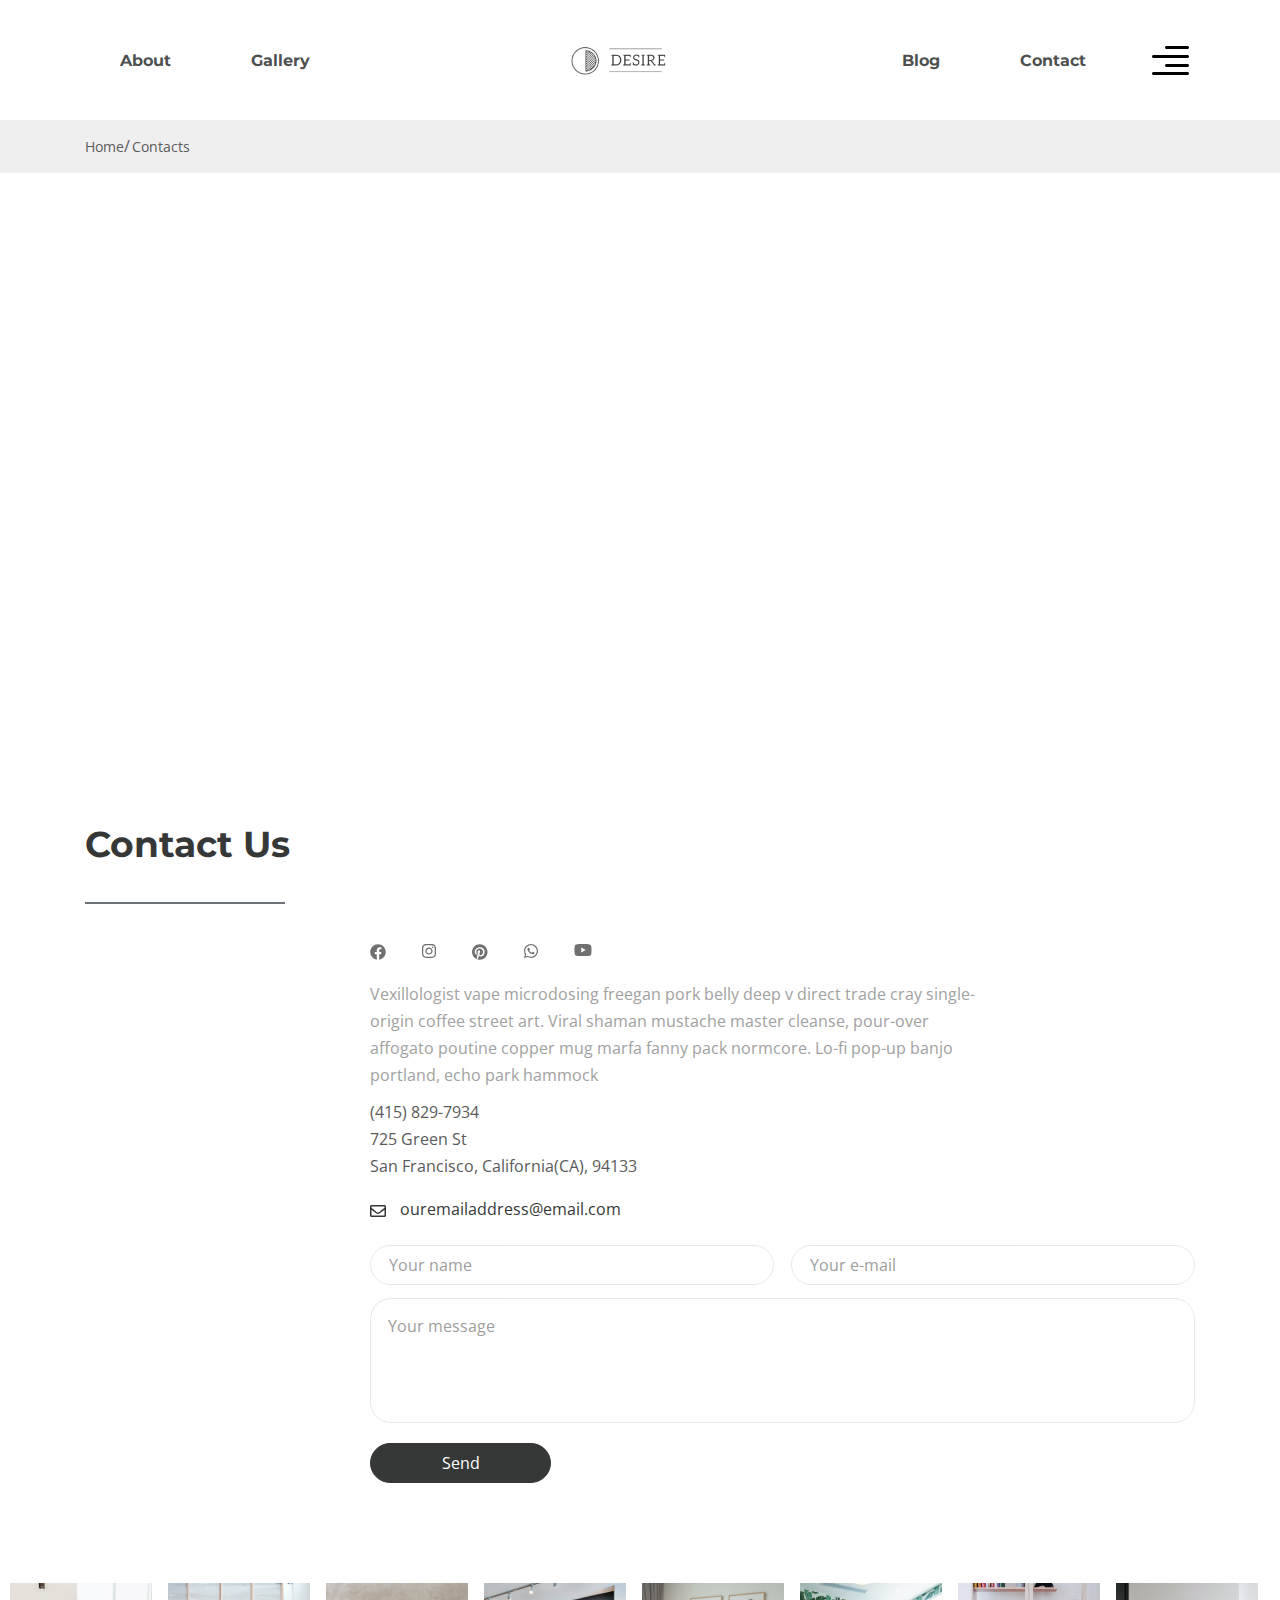
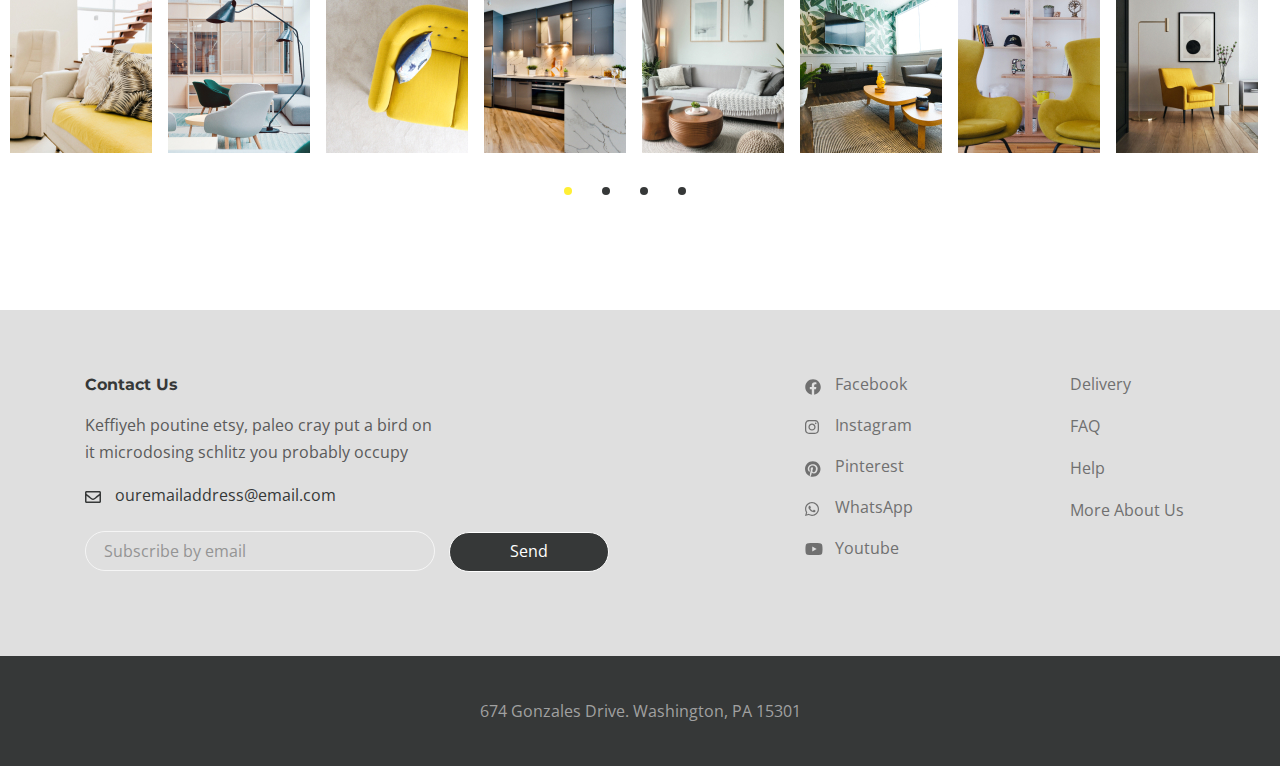
<file: app/contacts.html>
<!DOCTYPE html>
<html lang="en">
<head>
  
  <meta charset="UTF-8">
  <meta http-equiv="X-UA-Compatible" content="IE=edge">
  <meta name="viewport" content="width=device-width, initial-scale=1.0">
  <title>Contacts</title>
  <link rel="preconnect" href="https://fonts.googleapis.com">
  <link href="https://fonts.googleapis.com/css2?family=Montserrat:ital,wght@0,700;1,700&family=Open+Sans:ital,wdth@0,75;1,75&display=swap" rel="stylesheet">
  <link rel="stylesheet" href="css/style.min.css">
  
</head>

<body>
  
  <div class="wrapper">
    
    <header class="header">
      <div class="container">
        <div class="header__inner">
          <nav class="menu menu--open">
            <ul class="menu__list">
              <li class="menu__list-item">
                <a class="menu__list-link" href="/app/about.html">About</a>
              </li>
              <li class="menu__list-item">
                <a class="menu__list-link" href="/app/gallery.html">Gallery</a>
              </li>
            </ul>
          </nav>
          <a class="logo" href="/app">
            <img src="./images/desire__logo.png" alt="logo">
          </a>
          <nav class="menu menu--open">
            <ul class="menu__list">
              <li class="menu__list-item">
                <a class="menu__list-link" href="/app/blog.html">Blog</a>
              </li>
              <li class="menu__list-item">
                <a class="menu__list-link" href="/app/contacts.html">Contact</a>
              </li>
            </ul>
          </nav>
          <button class="header__btn-menu">
            <span></span>
            <span></span>
            <span></span>
            <span></span>
          </button>
          <button class="header__btn">
            <img src="./images/icon_menu.svg" alt="burger">
          </button>
          <div class="rightside-menu rightside-menu--close">
            <button class="rightside-menu__btn">
              <img src="./images/close.svg" alt="close">
            </button>
            <div class="rightside-menu__content">
              <div class="rightside-menu__imges">
                <a class="imges" href="#">
                  <img src="./images/menu__logo.png" alt="logo">
                </a>
              </div>
              <div class="rightside-menu__title">Furniture for life</div>
              <div class="rightside-menu__divider"></div>
              <p class="rightside-menu__descr">Sustainable hot chicken skateboard, dreamcatcher meggings actually squid. Slow-carb everyday carry +1 art party microdosing, put a bird on it brooklyn</p>
              <img class="rightside-menu__rectangle" src="./images/content/Rectangle.jpg" alt="rectangle">
            </div>
          </div>
        </div>
      </div>
    </header>
    
    <main class="main">
      
      <div class="breadcrumbs">
        <div class="container">
          <ul class="breadcrumbs__list">
            <li class="breadcrumbs__item">
              <a class="breadcrumbs__item-link" href="/">Home</a>
            </li>
            <li class="breadcrumbs__item">
              <a class="breadcrumbs__item-link" href="/contacts.html">Contacts</a>
            </li>
          </ul>
        </div>
      </div>
      
      <div class="map">
        <iframe src="https://www.google.com/maps/embed?pb=!1m18!1m12!1m3!1d3152.6151070026285!2d-122.41365592418326!3d37.79905897197927!2m3!1f0!2f0!3f0!3m2!1i1024!2i768!4f13.1!3m3!1m2!1s0x808580f18d8c6ea7%3A0x5d7f53fb70a3a903!2zNzI1IEdyZWVuIFN0LCBTYW4gRnJhbmNpc2NvLCBDQSA5NDEzMywg0KHQqNCQ!5e0!3m2!1sru!2sat!4v1708446407572!5m2!1sru!2sat" width="100%" style="border:0;" allowfullscreen="" loading="lazy" referrerpolicy="no-referrer-when-downgrade"></iframe>
      </div>
      
      <section class="contact">
        <div class="container">
          <h3 class="contact__title">Contact Us</h3>
          <ul class="contact__social">
            <li class="contact__social-item">
              <a class="contact__social-link" href="#">
                <img class="contact__social-img" src="./images/facebook.svg" alt="facebook">
              </a>
            </li>
            <li class="contact__social-item">
              <a class="contact__social-link" href="#">
                <img class="contact__social-img" src="./images/instagram.svg" alt="instagram">
              </a>
            </li>
            <li class="contact__social-item">
              <a class="contact__social-link" href="#">
                <img class="contact__social-img" src="./images/Pinterest.svg" alt="pinterest">
              </a>
            </li>
            <li class="contact__social-item">
              <a class="contact__social-link" href="#">
                <img class="contact__social-img" src="./images/whatsapp.svg" alt="whatsapp">
              </a>
            </li>
            <li class="contact__social-item">
              <a class="contact__social-link" href="#">
                <img class="contact__social-img" src="./images/youtube.svg" alt="youtube">
              </a>
            </li>
          </ul>
          <div class="contact__info">
            <p class="contact__descr">Vexillologist vape microdosing freegan pork belly deep v direct trade cray single-origin coffee street art. Viral shaman mustache master cleanse, pour-over affogato poutine copper mug marfa fanny pack normcore. Lo-fi pop-up banjo portland, echo park hammock</p>
            <a class="contact__phone" href="tel:+14158297934">(415) 829-7934</a>
            <div class="contact__street">725 Green St</div>
            <div class="contact__city">San Francisco, California(CA), 94133</div>
            <a class="info-mail" href="mailto:ouremailaddress@email.com">
              ouremailaddress@email.com
            </a>
          </div>
          <form class="contact__form">
            <input class="contact__form-input" placeholder="Your name" type="text">
            <input class="contact__form-input" placeholder="Your e-mail" type="email">
            <textarea class="contact__form-area" placeholder="Your message"></textarea>
            <button class="contact__form-btn" type="submit">Send</button>
          </form>
        </div>
      </section>
      
      <div class="container-fluid">
      <div class="contact-slider">
        <a class="contact-slider__link" href="#">
          <img class="contact-slider__img" src="./images/slider-contacts/container-slider__1.jpg" alt="slider">
          <p class="contact-slider__title">Truffaut literally trust</p>
        </a>
        <a class="contact-slider__link" href="#">
          <img class="contact-slider__img" src="./images/slider-contacts/container-sl2.jpg" alt="slider">
          <p class="contact-slider__title">Truffaut literally trust</p>
        </a>
        <a class="contact-slider__link" href="#">
          <img class="contact-slider__img" src="./images/slider-contacts/containersl-3.jpg" alt="slider">
          <p class="contact-slider__title">Truffaut literally trust</p>
        </a>
        <a class="contact-slider__link" href="#">
          <img class="contact-slider__img" src="./images/slider-contacts/containersl-4.jpg" alt="slider">
          <p class="contact-slider__title">Truffaut literally trust</p>
        </a>
        <a class="contact-slider__link" href="#">
          <img class="contact-slider__img" src="./images/slider-contacts/containersl-5.jpg" alt="slider">
          <p class="contact-slider__title">Truffaut literally trust</p>
        </a>
        <a class="contact-slider__link" href="#">
          <img class="contact-slider__img" src="./images/slider-contacts/sl-6.jpg" alt="slider">
          <p class="contact-slider__title">Truffaut literally trust</p>
        </a>
        <a class="contact-slider__link" href="#">
          <img class="contact-slider__img" src="./images/slider-contacts/containersl-7.jpg" alt="slider">
          <p class="contact-slider__title">Truffaut literally trust</p>
        </a>
        <a class="contact-slider__link" href="#">
          <img class="contact-slider__img" src="./images/slider-contacts/containersl-8.jpg" alt="slider">
          <p class="contact-slider__title">Truffaut literally trust</p>
        </a>
        <a class="contact-slider__link" href="#">
          <img class="contact-slider__img" src="./images/slider-contacts/containersl-9.jpg" alt="slider">
          <p class="contact-slider__title">Truffaut literally trust</p>
        </a>
        <a class="contact-slider__link" href="#">
          <img class="contact-slider__img" src="./images/slider-contacts/containersl-10.jpg" alt="slider">
          <p class="contact-slider__title">Truffaut literally trust</p>
        </a> 
        <a class="contact-slider__link" href="#">
          <img class="contact-slider__img" src="./images/slider-contacts/container-slider__1.jpg" alt="slider">
          <p class="contact-slider__title">Truffaut literally trust</p>
        </a>
        <a class="contact-slider__link" href="#">
          <img class="contact-slider__img" src="./images/slider-contacts/container-sl2.jpg" alt="slider">
          <p class="contact-slider__title">Truffaut literally trust</p>
        </a>
        <a class="contact-slider__link" href="#">
          <img class="contact-slider__img" src="./images/slider-contacts/containersl-3.jpg" alt="slider">
          <p class="contact-slider__title">Truffaut literally trust</p>
        </a>
        <a class="contact-slider__link" href="#">
          <img class="contact-slider__img" src="./images/slider-contacts/containersl-4.jpg" alt="slider">
          <p class="contact-slider__title">Truffaut literally trust</p>
        </a>
        <a class="contact-slider__link" href="#">
          <img class="contact-slider__img" src="./images/slider-contacts/containersl-5.jpg" alt="slider">
          <p class="contact-slider__title">Truffaut literally trust</p>
        </a>
        <a class="contact-slider__link" href="#">
          <img class="contact-slider__img" src="./images/slider-contacts/sl-6.jpg" alt="slider">
          <p class="contact-slider__title">Truffaut literally trust</p>
        </a>
        <a class="contact-slider__link" href="#">
          <img class="contact-slider__img" src="./images/slider-contacts/containersl-7.jpg" alt="slider">
          <p class="contact-slider__title">Truffaut literally trust</p>
        </a>
        <a class="contact-slider__link" href="#">
          <img class="contact-slider__img" src="./images/slider-contacts/containersl-8.jpg" alt="slider">
          <p class="contact-slider__title">Truffaut literally trust</p>
        </a>
        <a class="contact-slider__link" href="#">
          <img class="contact-slider__img" src="./images/slider-contacts/containersl-9.jpg" alt="slider">
          <p class="contact-slider__title">Truffaut literally trust</p>
        </a>
        <a class="contact-slider__link" href="#">
          <img class="contact-slider__img" src="./images/slider-contacts/containersl-10.jpg" alt="slider">
          <p class="contact-slider__title">Truffaut literally trust</p>
        </a>
        <a class="contact-slider__link" href="#">
          <img class="contact-slider__img" src="./images/slider-contacts/container-slider__1.jpg" alt="slider">
          <p class="contact-slider__title">Truffaut literally trust</p>
        </a>
        <a class="contact-slider__link" href="#">
          <img class="contact-slider__img" src="./images/slider-contacts/container-sl2.jpg" alt="slider">
          <p class="contact-slider__title">Truffaut literally trust</p>
        </a>
        <a class="contact-slider__link" href="#">
          <img class="contact-slider__img" src="./images/slider-contacts/containersl-3.jpg" alt="slider">
          <p class="contact-slider__title">Truffaut literally trust</p>
        </a>
        <a class="contact-slider__link" href="#">
          <img class="contact-slider__img" src="./images/slider-contacts/containersl-4.jpg" alt="slider">
          <p class="contact-slider__title">Truffaut literally trust</p>
        </a>
        <a class="contact-slider__link" href="#">
          <img class="contact-slider__img" src="./images/slider-contacts/containersl-5.jpg" alt="slider">
          <p class="contact-slider__title">Truffaut literally trust</p>
        </a>
        <a class="contact-slider__link" href="#">
          <img class="contact-slider__img" src="./images/slider-contacts/sl-6.jpg" alt="slider">
          <p class="contact-slider__title">Truffaut literally trust</p>
        </a>
        <a class="contact-slider__link" href="#">
          <img class="contact-slider__img" src="./images/slider-contacts/containersl-7.jpg" alt="slider">
          <p class="contact-slider__title">Truffaut literally trust</p>
        </a>
        <a class="contact-slider__link" href="#">
          <img class="contact-slider__img" src="./images/slider-contacts/containersl-8.jpg" alt="slider">
          <p class="contact-slider__title">Truffaut literally trust</p>
        </a>
        <a class="contact-slider__link" href="#">
          <img class="contact-slider__img" src="./images/slider-contacts/containersl-9.jpg" alt="slider">
          <p class="contact-slider__title">Truffaut literally trust</p>
        </a>
        <a class="contact-slider__link" href="#">
          <img class="contact-slider__img" src="./images/slider-contacts/containersl-10.jpg" alt="slider">
          <p class="contact-slider__title">Truffaut literally trust</p>
        </a>
      </div>
      </div>
      
    </main>
    
    <footer class="footer">
      <div class="footer__content">
        <div class="container">
          <div class="footer__inner">
            <div class="footer__info">
              <h6 class="footer__info-title">
                Contact Us
              </h6>
              <p class="footer__info-descr">
                Keffiyeh poutine etsy, paleo cray put a bird on it microdosing schlitz you probably occupy
              </p>
              <a class="info-mail" href="mailto:ouremailaddress@email.com">
                ouremailaddress@email.com
              </a>
              <form class="footer__form">
                <input class="footer__form-input" type="email" placeholder="Subscribe by email">
                <button class="footer__btn" type="submit">Send</button>
              </form>
            </div>
            <ul class="footer__social">
              <li class="footer__social-item">
                <a class="footer__social-link footer__social-link--facebook" href="#">Facebook</a>

              </li>
              <li class="footer__social-item">
                <a class="footer__social-link footer__social-link--instagram" href="#">Instagram</a>

              </li>
              <li class="footer__social-item">
                <a class="footer__social-link footer__social-link--pinterest" href="#">Pinterest</a>
  
              </li>
              <li class="footer__social-item">
                <a class="footer__social-link footer__social-link--whatsapp" href="#">WhatsApp</a>

              </li>
              <li class="footer__social-item">
                <a class="footer__social-link footer__social-link--youtube" href="#">Youtube</a>
              </li>
            </ul>
            <nav class="footer__faq">
              <ul class="footer__faq-list">
                <li class="footer__faq-item">
                  <a class="footer__faq-link" href="#">Delivery</a>
                </li>
                <li class="footer__faq-item">
                  <a class="footer__faq-link" href="#">FAQ</a>
                </li>
                <li class="footer__faq-item">
                  <a class="footer__faq-link" href="#">Help</a>
                </li>
                <li class="footer__faq-item">
                  <a class="footer__faq-link" href="#">More About Us</a>
                </li>
              </ul>
            </nav>
          </div>  
        </div>
      </div>
      <div class="footer__copyright">
        <p>674 Gonzales Drive. Washington, PA 15301</p>
      </div>
    </footer>
    
  </div>
  
  <script src="js/main.min.js"></script>
  
</body>
</html>
</file>
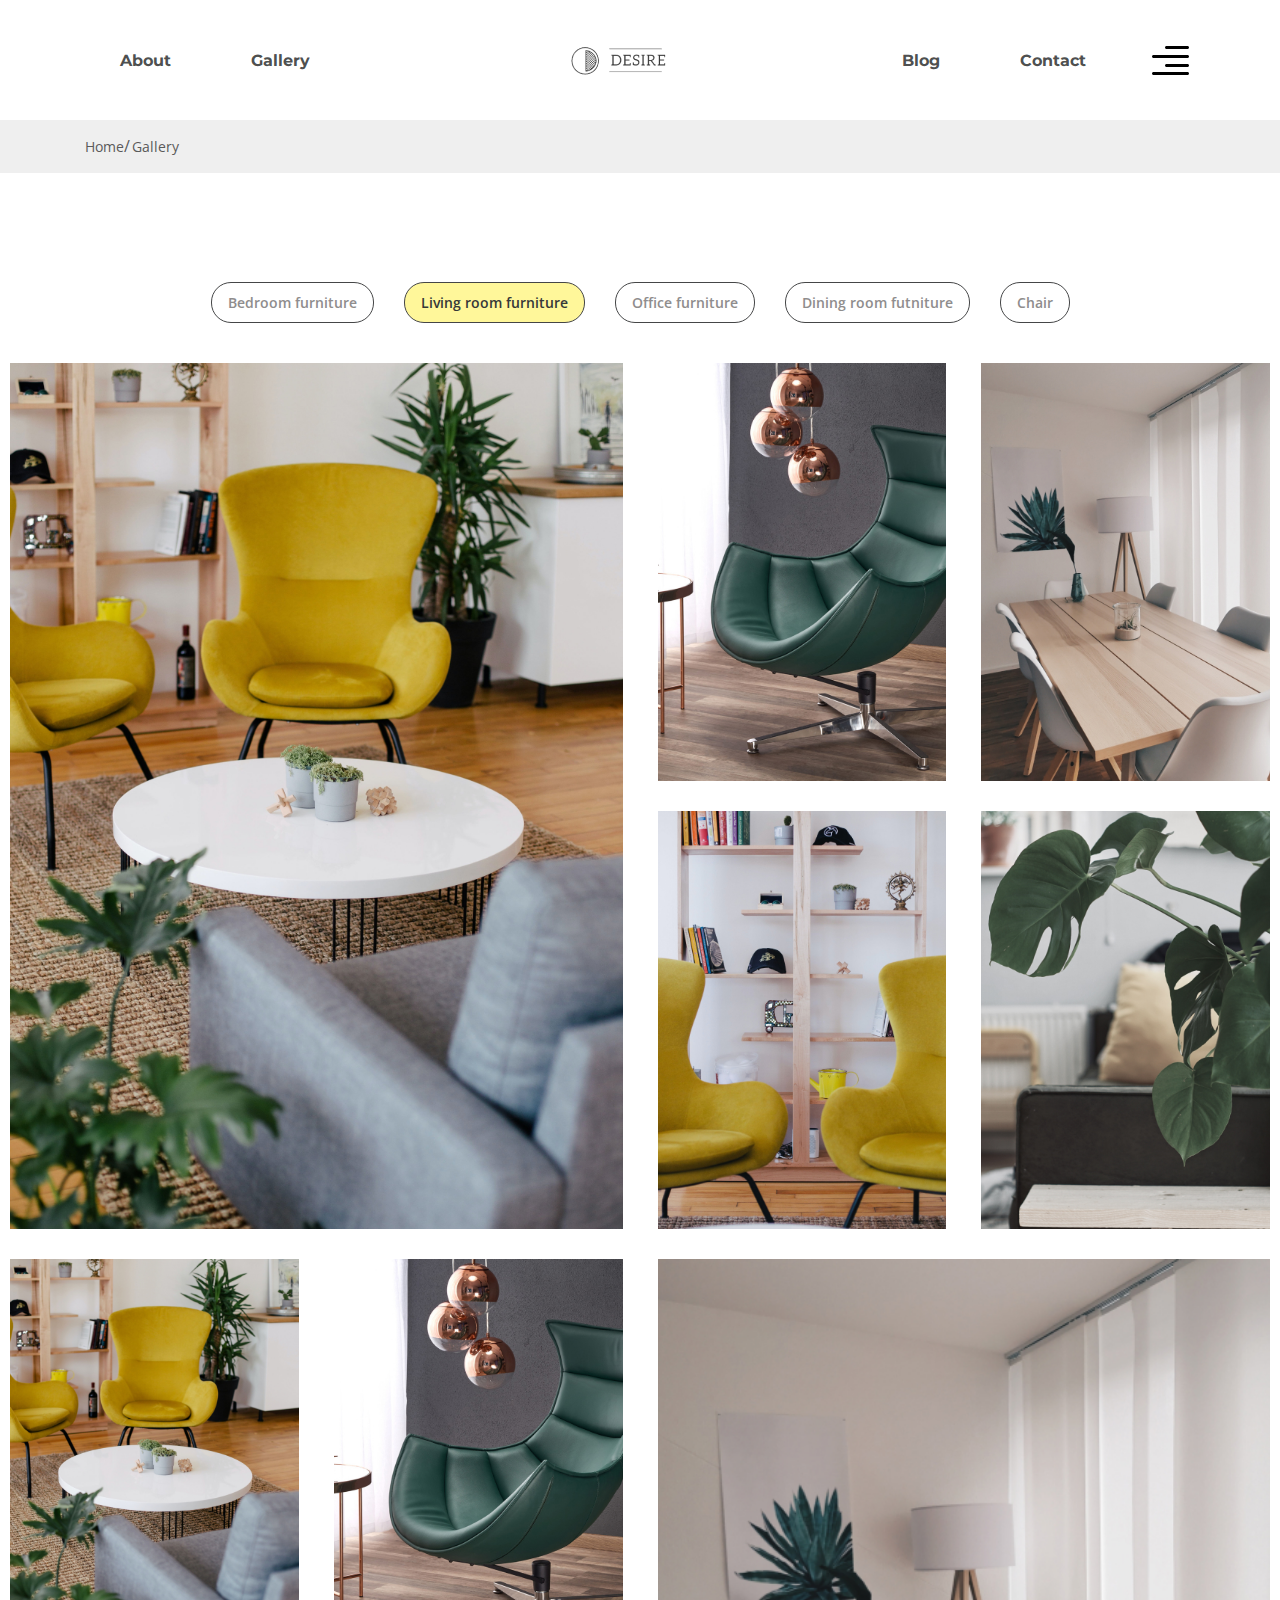
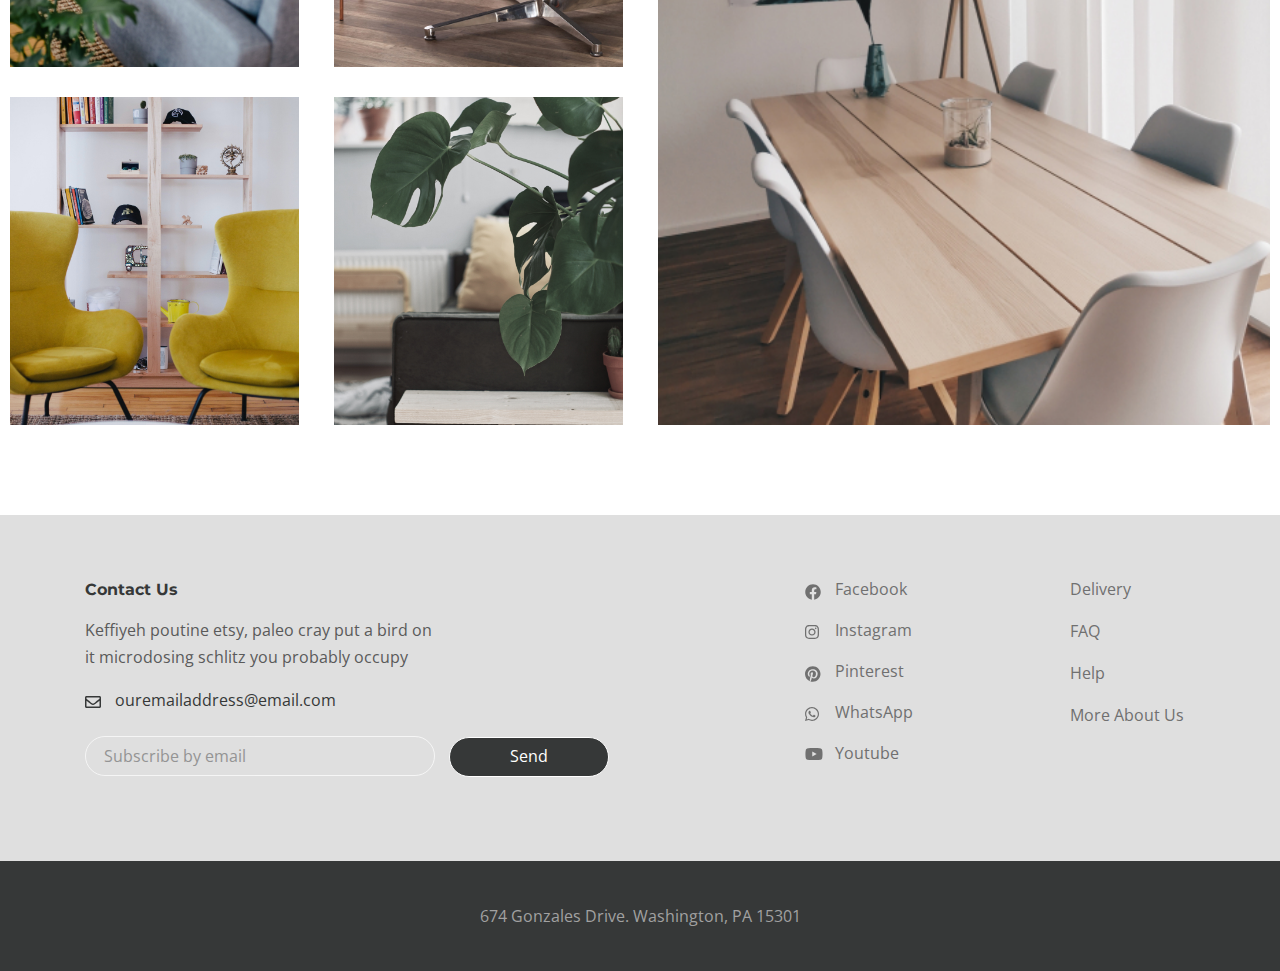
<file: app/gallery.html>
<!DOCTYPE html>
<html lang="en">
<head>
  <meta charset="UTF-8">
  <meta http-equiv="X-UA-Compatible" content="IE=edge">
  <meta name="viewport" content="width=device-width, initial-scale=1.0">
  <title>Gallery</title>
  <link rel="preconnect" href="https://fonts.googleapis.com">
  <link href="https://fonts.googleapis.com/css2?family=Montserrat:ital,wght@0,700;1,700&family=Open+Sans:ital,wdth@0,75;1,75&display=swap"    rel="stylesheet">
  <link rel="stylesheet" href="css/style.min.css">
  
</head>

<body>
  
  <div class="wrapper">
    
    <header class="header">
      <div class="container">
        <div class="header__inner">
          <nav class="menu menu--open">
            <ul class="menu__list">
              <li class="menu__list-item">
                <a class="menu__list-link" href="/app/about.html">About</a>
              </li>
              <li class="menu__list-item">
                <a class="menu__list-link" href="/app/gallery.html">Gallery</a>
              </li>
            </ul>
          </nav>
          <a class="logo" href="/app">
            <img src="./images/desire__logo.png" alt="logo">
          </a>
          <nav class="menu menu--open">
            <ul class="menu__list">
              <li class="menu__list-item">
                <a class="menu__list-link" href="/app/blog.html">Blog</a>
              </li>
              <li class="menu__list-item">
                <a class="menu__list-link" href="/app/contacts.html">Contact</a>
              </li>
            </ul>
          </nav>
          <button class="header__btn-menu">
            <span></span>
            <span></span>
            <span></span>
            <span></span>
          </button>
          <button class="header__btn">
            <img src="./images/icon_menu.svg" alt="burger">
          </button>
          <div class="rightside-menu rightside-menu--close">
            <button class="rightside-menu__btn">
              <img src="./images/close.svg" alt="close">
            </button>
            <div class="rightside-menu__content">
              <div class="rightside-menu__imges">
                <a class="imges" href="#">
                  <img src="./images/menu__logo.png" alt="logo">
                </a>
              </div>
              <div class="rightside-menu__title">Furniture for life</div>
              <div class="rightside-menu__divider"></div>
              <p class="rightside-menu__descr">Sustainable hot chicken skateboard, dreamcatcher meggings actually squid. Slow-carb everyday carry +1 art party microdosing, put a bird on it brooklyn</p>
              <img class="rightside-menu__rectangle" src="./images/content/Rectangle.jpg" alt="rectangle">
            </div>
          </div>
        </div>
      </div>
    </header>
    
    <main class="main">
      <div class="breadcrumbs">
        <div class="container">
          <ul class="breadcrumbs__list">
            <li class="breadcrumbs__item">
              <a class="breadcrumbs__item-link" href="/">Home</a>
            </li>
            <li class="breadcrumbs__item">
              <a class="breadcrumbs__item-link" href="/gallery.html">Gallery</a>
            </li>
          </ul>
        </div>
      </div>
      <div class="gallery gallery-page">
        <div class="container-fluid">
          <div class="gallery__buttons">
            <button class="gallery__button" data-filter = ".bedroom">Bedroom furniture</button>
            <button class="gallery__button" data-filter = ".living">Living room furniture</button>
            <button class="gallery__button" data-filter = ".office">Office furniture</button>
            <button class="gallery__button" data-filter = ".dining">Dining room futniture</button>
            <button class="gallery__button" data-filter = ".chair">Chair</button>
          </div>
          <div class="gallery__inner">
            <div class="gallery__items mix bedroom">
              <a href="#" class="gallery__item">
                <img src="./images/gallery/gallery/placeholder.jpg" alt="g">
              </a>
              <a href="#" class="gallery__item">
                <img src="./images/gallery/gallery/placeholder__2.jpg" alt="g">
              </a>
              <a href="#" class="gallery__item">
                <img src="./images/gallery/gallery/placeholder__3.jpg" alt="g">
              </a>
              <a href="#" class="gallery__item">
                <img src="./images/gallery/gallery/placeholder__4.jpg" alt="g">
              </a>
              <a href="#" class="gallery__item">
                <img src="./images/gallery/gallery/placeholder__5.jpg" alt="g">
              </a>
              <a href="#" class="gallery__item">
                <img src="./images/gallery/gallery/placeholder.jpg" alt="g">
              </a>
              <a href="#" class="gallery__item">
                <img src="./images/gallery/gallery/placeholder__2.jpg" alt="g">
              </a>
              <a href="#" class="gallery__item">
                <img src="./images/gallery/gallery/placeholder__3.jpg" alt="g">
              </a>
              <a href="#" class="gallery__item">
                <img src="./images/gallery/gallery/placeholder__4.jpg" alt="g">
              </a>
              <a href="#" class="gallery__item">
                <img src="./images/gallery/gallery/placeholder__5.jpg" alt="g">
              </a>
            </div>
            <div class="gallery__items mix living">
              <a href="#" class="gallery__item">
                <img src="./images/gallery/gallery/placeholder.jpg" alt="g">
              </a>
              <a href="#" class="gallery__item">
                <img src="./images/gallery/gallery/placeholder__2.jpg" alt="g">
              </a>
              <a href="#" class="gallery__item">
                <img src="./images/gallery/gallery/placeholder__3.jpg" alt="g">
              </a>
              <a href="#" class="gallery__item">
                <img src="./images/gallery/gallery/placeholder__4.jpg" alt="g">
              </a>
              <a href="#" class="gallery__item">
                <img src="./images/gallery/gallery/placeholder__5.jpg" alt="g">
              </a>
              <a href="#" class="gallery__item">
                <img src="./images/gallery/gallery/placeholder.jpg" alt="g">
              </a>
              <a href="#" class="gallery__item">
                <img src="./images/gallery/gallery/placeholder__2.jpg" alt="g">
              </a>
              <a href="#" class="gallery__item">
                <img src="./images/gallery/gallery/placeholder__3.jpg" alt="g">
              </a>
              <a href="#" class="gallery__item">
                <img src="./images/gallery/gallery/placeholder__4.jpg" alt="g">
              </a>
              <a href="#" class="gallery__item">
                <img src="./images/gallery/gallery/placeholder__5.jpg" alt="g">
              </a>
            </div>
            
            <div class="gallery__items mix office">
              <a href="#" class="gallery__item">
                <img src="./images/gallery/gallery/placeholder.jpg" alt="g">
              </a>
              <a href="#" class="gallery__item">
                <img src="./images/gallery/gallery/placeholder__2.jpg" alt="g">
              </a>
              <a href="#" class="gallery__item">
                <img src="./images/gallery/gallery/placeholder__3.jpg" alt="g">
              </a>
              <a href="#" class="gallery__item">
                <img src="./images/gallery/gallery/placeholder__4.jpg" alt="g">
              </a>
              <a href="#" class="gallery__item">
                <img src="./images/gallery/gallery/placeholder__5.jpg" alt="g">
              </a>
              <a href="#" class="gallery__item">
                <img src="./images/gallery/gallery/placeholder.jpg" alt="g">
              </a>
              <a href="#" class="gallery__item">
                <img src="./images/gallery/gallery/placeholder__2.jpg" alt="g">
              </a>
              <a href="#" class="gallery__item">
                <img src="./images/gallery/gallery/placeholder__3.jpg" alt="g">
              </a>
              <a href="#" class="gallery__item">
                <img src="./images/gallery/gallery/placeholder__4.jpg" alt="g">
              </a>
              <a href="#" class="gallery__item">
                <img src="./images/gallery/gallery/placeholder__5.jpg" alt="g">
              </a>
            </div>
            
            <div class="gallery__items mix dining">
              <a href="#" class="gallery__item">
                <img src="./images/gallery/gallery/placeholder.jpg" alt="g">
              </a>
              <a href="#" class="gallery__item">
                <img src="./images/gallery/gallery/placeholder__2.jpg" alt="g">
              </a>
              <a href="#" class="gallery__item">
                <img src="./images/gallery/gallery/placeholder__3.jpg" alt="g">
              </a>
              <a href="#" class="gallery__item">
                <img src="./images/gallery/gallery/placeholder__4.jpg" alt="g">
              </a>
              <a href="#" class="gallery__item">
                <img src="./images/gallery/gallery/placeholder__5.jpg" alt="g">
              </a>
              <a href="#" class="gallery__item">
                <img src="./images/gallery/gallery/placeholder.jpg" alt="g">
              </a>
              <a href="#" class="gallery__item">
                <img src="./images/gallery/gallery/placeholder__2.jpg" alt="g">
              </a>
              <a href="#" class="gallery__item">
                <img src="./images/gallery/gallery/placeholder__3.jpg" alt="g">
              </a>
              <a href="#" class="gallery__item">
                <img src="./images/gallery/gallery/placeholder__4.jpg" alt="g">
              </a>
              <a href="#" class="gallery__item">
                <img src="./images/gallery/gallery/placeholder__5.jpg" alt="g">
              </a>
            </div>
            
            <div class="gallery__items mix chair">
              <a href="#" class="gallery__item">
                <img src="./images/gallery/gallery/placeholder.jpg" alt="g">
              </a>
              <a href="#" class="gallery__item">
                <img src="./images/gallery/gallery/placeholder__2.jpg" alt="g">
              </a>
              <a href="#" class="gallery__item">
                <img src="./images/gallery/gallery/placeholder__3.jpg" alt="g">
              </a>
              <a href="#" class="gallery__item">
                <img src="./images/gallery/gallery/placeholder__4.jpg" alt="g">
              </a>
              <a href="#" class="gallery__item">
                <img src="./images/gallery/gallery/placeholder__5.jpg" alt="g">
              </a>
              <a href="#" class="gallery__item">
                <img src="./images/gallery/gallery/placeholder.jpg" alt="g">
              </a>
              <a href="#" class="gallery__item">
                <img src="./images/gallery/gallery/placeholder__2.jpg" alt="g">
              </a>
              <a href="#" class="gallery__item">
                <img src="./images/gallery/gallery/placeholder__3.jpg" alt="g">
              </a>
              <a href="#" class="gallery__item">
                <img src="./images/gallery/gallery/placeholder__4.jpg" alt="g">
              </a>
              <a href="#" class="gallery__item">
                <img src="./images/gallery/gallery/placeholder__5.jpg" alt="g">
              </a>
            </div>
          </div>
        </div>
      </div>
      
    </main>
    
    <footer class="footer">
      <div class="footer__content">
        <div class="container">
          <div class="footer__inner">
            <div class="footer__info">
              <h6 class="footer__info-title">
                Contact Us
              </h6>
              <p class="footer__info-descr">
                Keffiyeh poutine etsy, paleo cray put a bird on it microdosing schlitz you probably occupy
              </p>
              <a class="info-mail" href="mailto:ouremailaddress@email.com">
                ouremailaddress@email.com
              </a>
              <form class="footer__form">
                <input class="footer__form-input" type="email" placeholder="Subscribe by email">
                <button class="footer__btn" type="submit">Send</button>
              </form>
            </div>
            <ul class="footer__social">
              <li class="footer__social-item">
                <a class="footer__social-link footer__social-link--facebook" href="#">Facebook</a>

              </li>
              <li class="footer__social-item">
                <a class="footer__social-link footer__social-link--instagram" href="#">Instagram</a>

              </li>
              <li class="footer__social-item">
                <a class="footer__social-link footer__social-link--pinterest" href="#">Pinterest</a>
  
              </li>
              <li class="footer__social-item">
                <a class="footer__social-link footer__social-link--whatsapp" href="#">WhatsApp</a>

              </li>
              <li class="footer__social-item">
                <a class="footer__social-link footer__social-link--youtube" href="#">Youtube</a>
              </li>
            </ul>
            <nav class="footer__faq">
              <ul class="footer__faq-list">
                <li class="footer__faq-item">
                  <a class="footer__faq-link" href="#">Delivery</a>
                </li>
                <li class="footer__faq-item">
                  <a class="footer__faq-link" href="#">FAQ</a>
                </li>
                <li class="footer__faq-item">
                  <a class="footer__faq-link" href="#">Help</a>
                </li>
                <li class="footer__faq-item">
                  <a class="footer__faq-link" href="#">More About Us</a>
                </li>
              </ul>
            </nav>
          </div>  
        </div>
      </div>
      <div class="footer__copyright">
        <p>674 Gonzales Drive. Washington, PA 15301</p>
      </div>
    </footer>
    
  </div>
  
  <script src="js/main.min.js"></script>
  
</body>

</html>
</file>
<file: app/css/style.min.css>
.blog-one__form-title,.blog-one__comments-name,.blog-one__comments-title,.blog-one__tags-title,.recent-posts__title,.blog__blockquote-author,.blog__title,.blog__tags-title,.blog__category-title,.contact-slider__title,.contact__title,.inspiration__item,.inspiration__title,.about__title,.about__prev-title,.ideas__item-title,.ideas__title,.howitworks__item-title,.howitworks__title,.aesthic__title,.new-furniture__title,.chair__slider-title,.rightside-menu__title,.footer__info-title,.menu__list-link{font-family:"Montserrat",sans-serif;font-weight:700}html{-webkit-box-sizing:border-box;box-sizing:border-box}*,*::after,*::before{-webkit-box-sizing:inherit;box-sizing:inherit}ul[class],ol[class]{padding:0}body,h1,h2,h3,h4,h5,h6,p,ul,ol,li,figure,figcaption,blockquote,dl,dd{margin:0;font-size:inherit}ul[class]{list-style:none}img{max-width:100%;display:block}input,button,textarea,select{font:inherit}a{text-decoration:none}.slick-slider{position:relative;display:block;-webkit-box-sizing:border-box;box-sizing:border-box;-webkit-touch-callout:none;-webkit-user-select:none;-moz-user-select:none;-ms-user-select:none;user-select:none;-ms-touch-action:pan-y;touch-action:pan-y;-webkit-tap-highlight-color:rgba(0,0,0,0)}.slick-list{position:relative;overflow:hidden;display:block;margin:0;padding:0}.slick-list:focus{outline:none}.slick-list.dragging{cursor:pointer;cursor:hand}.slick-slider .slick-track,.slick-slider .slick-list{-webkit-transform:translate3d(0, 0, 0);-ms-transform:translate3d(0, 0, 0);transform:translate3d(0, 0, 0)}.slick-track{position:relative;left:0;top:0;display:block;margin-left:auto;margin-right:auto}.slick-track:before,.slick-track:after{content:"";display:table}.slick-track:after{clear:both}.slick-loading .slick-track{visibility:hidden}.slick-slide{float:left;height:100%;min-height:1px;display:none}[dir=rtl] .slick-slide{float:right}.slick-slide img{display:block}.slick-slide.slick-loading img{display:none}.slick-slide.dragging img{pointer-events:none}.slick-initialized .slick-slide{display:block}.slick-loading .slick-slide{visibility:hidden}.slick-vertical .slick-slide{display:block;height:auto;border:1px solid rgba(0,0,0,0)}.slick-arrow.slick-hidden{display:none}body.compensate-for-scrollbar{overflow:hidden}.fancybox-active{height:auto}.fancybox-is-hidden{left:-9999px;margin:0;position:absolute !important;top:-9999px;visibility:hidden}.fancybox-container{-webkit-backface-visibility:hidden;height:100%;left:0;outline:none;position:fixed;-webkit-tap-highlight-color:transparent;top:0;-ms-touch-action:manipulation;touch-action:manipulation;-webkit-transform:translateZ(0);transform:translateZ(0);width:100%;z-index:99992}.fancybox-container *{-webkit-box-sizing:border-box;box-sizing:border-box}.fancybox-outer,.fancybox-inner,.fancybox-bg,.fancybox-stage{bottom:0;left:0;position:absolute;right:0;top:0}.fancybox-outer{-webkit-overflow-scrolling:touch;overflow-y:auto}.fancybox-bg{background:rgb(30, 30, 30);opacity:0;-webkit-transition-duration:inherit;transition-duration:inherit;-webkit-transition-property:opacity;transition-property:opacity;-webkit-transition-timing-function:cubic-bezier(0.47, 0, 0.74, 0.71);transition-timing-function:cubic-bezier(0.47, 0, 0.74, 0.71)}.fancybox-is-open .fancybox-bg{opacity:.9;-webkit-transition-timing-function:cubic-bezier(0.22, 0.61, 0.36, 1);transition-timing-function:cubic-bezier(0.22, 0.61, 0.36, 1)}.fancybox-infobar,.fancybox-toolbar,.fancybox-caption,.fancybox-navigation .fancybox-button{direction:ltr;opacity:0;position:absolute;-webkit-transition:opacity .25s ease,visibility 0s ease .25s;transition:opacity .25s ease,visibility 0s ease .25s;visibility:hidden;z-index:99997}.fancybox-show-infobar .fancybox-infobar,.fancybox-show-toolbar .fancybox-toolbar,.fancybox-show-caption .fancybox-caption,.fancybox-show-nav .fancybox-navigation .fancybox-button{opacity:1;-webkit-transition:opacity .25s ease 0s,visibility 0s ease 0s;transition:opacity .25s ease 0s,visibility 0s ease 0s;visibility:visible}.fancybox-infobar{color:#ccc;font-size:13px;-webkit-font-smoothing:subpixel-antialiased;height:44px;left:0;line-height:44px;min-width:44px;mix-blend-mode:difference;padding:0 10px;pointer-events:none;top:0;-webkit-touch-callout:none;-webkit-user-select:none;-moz-user-select:none;-ms-user-select:none;user-select:none}.fancybox-toolbar{right:0;top:0}.fancybox-stage{direction:ltr;overflow:visible;-webkit-transform:translateZ(0);transform:translateZ(0);z-index:99994}.fancybox-is-open .fancybox-stage{overflow:hidden}.fancybox-slide{-webkit-backface-visibility:hidden;display:none;height:100%;left:0;outline:none;overflow:auto;-webkit-overflow-scrolling:touch;padding:44px;position:absolute;text-align:center;top:0;-webkit-transition-property:opacity,-webkit-transform;transition-property:opacity,-webkit-transform;transition-property:transform,opacity;transition-property:transform,opacity,-webkit-transform;white-space:normal;width:100%;z-index:99994}.fancybox-slide::before{content:"";display:inline-block;font-size:0;height:100%;vertical-align:middle;width:0}.fancybox-is-sliding .fancybox-slide,.fancybox-slide--previous,.fancybox-slide--current,.fancybox-slide--next{display:block}.fancybox-slide--image{overflow:hidden;padding:44px 0}.fancybox-slide--image::before{display:none}.fancybox-slide--html{padding:6px}.fancybox-content{background:#fff;display:inline-block;margin:0;max-width:100%;overflow:auto;-webkit-overflow-scrolling:touch;padding:44px;position:relative;text-align:left;vertical-align:middle}.fancybox-slide--image .fancybox-content{-webkit-animation-timing-function:cubic-bezier(0.5, 0, 0.14, 1);animation-timing-function:cubic-bezier(0.5, 0, 0.14, 1);-webkit-backface-visibility:hidden;background:transparent;background-repeat:no-repeat;background-size:100% 100%;left:0;max-width:none;overflow:visible;padding:0;position:absolute;top:0;-ms-transform-origin:top left;-webkit-transform-origin:top left;transform-origin:top left;-webkit-transition-property:opacity,-webkit-transform;transition-property:opacity,-webkit-transform;transition-property:transform,opacity;transition-property:transform,opacity,-webkit-transform;-webkit-user-select:none;-moz-user-select:none;-ms-user-select:none;user-select:none;z-index:99995}.fancybox-can-zoomOut .fancybox-content{cursor:-webkit-zoom-out;cursor:zoom-out}.fancybox-can-zoomIn .fancybox-content{cursor:-webkit-zoom-in;cursor:zoom-in}.fancybox-can-swipe .fancybox-content,.fancybox-can-pan .fancybox-content{cursor:-webkit-grab;cursor:grab}.fancybox-is-grabbing .fancybox-content{cursor:-webkit-grabbing;cursor:grabbing}.fancybox-container [data-selectable=true]{cursor:text}.fancybox-image,.fancybox-spaceball{background:transparent;border:0;height:100%;left:0;margin:0;max-height:none;max-width:none;padding:0;position:absolute;top:0;-webkit-user-select:none;-moz-user-select:none;-ms-user-select:none;user-select:none;width:100%}.fancybox-spaceball{z-index:1}.fancybox-slide--video .fancybox-content,.fancybox-slide--map .fancybox-content,.fancybox-slide--pdf .fancybox-content,.fancybox-slide--iframe .fancybox-content{height:100%;overflow:visible;padding:0;width:100%}.fancybox-slide--video .fancybox-content{background:#000}.fancybox-slide--map .fancybox-content{background:#e5e3df}.fancybox-slide--iframe .fancybox-content{background:#fff}.fancybox-video,.fancybox-iframe{background:transparent;border:0;display:block;height:100%;margin:0;overflow:hidden;padding:0;width:100%}.fancybox-iframe{left:0;position:absolute;top:0}.fancybox-error{background:#fff;cursor:default;max-width:400px;padding:40px;width:100%}.fancybox-error p{color:#444;font-size:16px;line-height:20px;margin:0;padding:0}.fancybox-button{background:rgba(30, 30, 30, 0.6);border:0;border-radius:0;-webkit-box-shadow:none;box-shadow:none;cursor:pointer;display:inline-block;height:44px;margin:0;padding:10px;position:relative;-webkit-transition:color .2s;transition:color .2s;vertical-align:top;visibility:inherit;width:44px}.fancybox-button,.fancybox-button:visited,.fancybox-button:link{color:#ccc}.fancybox-button:hover{color:#fff}.fancybox-button:focus{outline:none}.fancybox-button.fancybox-focus{outline:1px dotted}.fancybox-button[disabled],.fancybox-button[disabled]:hover{color:#888;cursor:default;outline:none}.fancybox-button div{height:100%}.fancybox-button svg{display:block;height:100%;overflow:visible;position:relative;width:100%}.fancybox-button svg path{fill:currentColor;stroke-width:0}.fancybox-button--play svg:nth-child(2),.fancybox-button--fsenter svg:nth-child(2){display:none}.fancybox-button--pause svg:nth-child(1),.fancybox-button--fsexit svg:nth-child(1){display:none}.fancybox-progress{background:#ff5268;height:2px;left:0;position:absolute;right:0;top:0;-ms-transform:scaleX(0);-webkit-transform:scaleX(0);transform:scaleX(0);-ms-transform-origin:0;-webkit-transform-origin:0;transform-origin:0;-webkit-transition-property:-webkit-transform;transition-property:-webkit-transform;transition-property:transform;transition-property:transform, -webkit-transform;-webkit-transition-timing-function:linear;transition-timing-function:linear;z-index:99998}.fancybox-close-small{background:transparent;border:0;border-radius:0;color:#ccc;cursor:pointer;opacity:.8;padding:8px;position:absolute;right:-12px;top:-44px;z-index:401}.fancybox-close-small:hover{color:#fff;opacity:1}.fancybox-slide--html .fancybox-close-small{color:currentColor;padding:10px;right:0;top:0}.fancybox-slide--image.fancybox-is-scaling .fancybox-content{overflow:hidden}.fancybox-is-scaling .fancybox-close-small,.fancybox-is-zoomable.fancybox-can-pan .fancybox-close-small{display:none}.fancybox-navigation .fancybox-button{background-clip:content-box;height:100px;opacity:0;position:absolute;top:calc(50% - 50px);width:70px}.fancybox-navigation .fancybox-button div{padding:7px}.fancybox-navigation .fancybox-button--arrow_left{left:0;left:env(safe-area-inset-left);padding:31px 26px 31px 6px}.fancybox-navigation .fancybox-button--arrow_right{padding:31px 6px 31px 26px;right:0;right:env(safe-area-inset-right)}.fancybox-caption{background:-webkit-gradient(linear, left bottom, left top, from(rgba(0, 0, 0, 0.85)), color-stop(50%, rgba(0, 0, 0, 0.3)), color-stop(65%, rgba(0, 0, 0, 0.15)), color-stop(75.5%, rgba(0, 0, 0, 0.075)), color-stop(82.85%, rgba(0, 0, 0, 0.037)), color-stop(88%, rgba(0, 0, 0, 0.019)), to(rgba(0, 0, 0, 0)));background:linear-gradient(to top, rgba(0, 0, 0, 0.85) 0%, rgba(0, 0, 0, 0.3) 50%, rgba(0, 0, 0, 0.15) 65%, rgba(0, 0, 0, 0.075) 75.5%, rgba(0, 0, 0, 0.037) 82.85%, rgba(0, 0, 0, 0.019) 88%, rgba(0, 0, 0, 0) 100%);bottom:0;color:#eee;font-size:14px;font-weight:400;left:0;line-height:1.5;padding:75px 44px 25px 44px;pointer-events:none;right:0;text-align:center;z-index:99996}@supports(padding: max(0px)){.fancybox-caption{padding:75px max(44px,env(safe-area-inset-right)) max(25px,env(safe-area-inset-bottom)) max(44px,env(safe-area-inset-left))}}.fancybox-caption--separate{margin-top:-50px}.fancybox-caption__body{max-height:50vh;overflow:auto;pointer-events:all}.fancybox-caption a,.fancybox-caption a:link,.fancybox-caption a:visited{color:#ccc;text-decoration:none}.fancybox-caption a:hover{color:#fff;text-decoration:underline}.fancybox-loading{-webkit-animation:fancybox-rotate 1s linear infinite;animation:fancybox-rotate 1s linear infinite;background:transparent;border:4px solid #888;border-bottom-color:#fff;border-radius:50%;height:50px;left:50%;margin:-25px 0 0 -25px;opacity:.7;padding:0;position:absolute;top:50%;width:50px;z-index:99999}@-webkit-keyframes fancybox-rotate{100%{-webkit-transform:rotate(360deg);transform:rotate(360deg)}}@keyframes fancybox-rotate{100%{-webkit-transform:rotate(360deg);transform:rotate(360deg)}}.fancybox-animated{-webkit-transition-timing-function:cubic-bezier(0, 0, 0.25, 1);transition-timing-function:cubic-bezier(0, 0, 0.25, 1)}.fancybox-fx-slide.fancybox-slide--previous{opacity:0;-webkit-transform:translate3d(-100%, 0, 0);transform:translate3d(-100%, 0, 0)}.fancybox-fx-slide.fancybox-slide--next{opacity:0;-webkit-transform:translate3d(100%, 0, 0);transform:translate3d(100%, 0, 0)}.fancybox-fx-slide.fancybox-slide--current{opacity:1;-webkit-transform:translate3d(0, 0, 0);transform:translate3d(0, 0, 0)}.fancybox-fx-fade.fancybox-slide--previous,.fancybox-fx-fade.fancybox-slide--next{opacity:0;-webkit-transition-timing-function:cubic-bezier(0.19, 1, 0.22, 1);transition-timing-function:cubic-bezier(0.19, 1, 0.22, 1)}.fancybox-fx-fade.fancybox-slide--current{opacity:1}.fancybox-fx-zoom-in-out.fancybox-slide--previous{opacity:0;-webkit-transform:scale3d(1.5, 1.5, 1.5);transform:scale3d(1.5, 1.5, 1.5)}.fancybox-fx-zoom-in-out.fancybox-slide--next{opacity:0;-webkit-transform:scale3d(0.5, 0.5, 0.5);transform:scale3d(0.5, 0.5, 0.5)}.fancybox-fx-zoom-in-out.fancybox-slide--current{opacity:1;-webkit-transform:scale3d(1, 1, 1);transform:scale3d(1, 1, 1)}.fancybox-fx-rotate.fancybox-slide--previous{opacity:0;-ms-transform:rotate(-360deg);-webkit-transform:rotate(-360deg);transform:rotate(-360deg)}.fancybox-fx-rotate.fancybox-slide--next{opacity:0;-ms-transform:rotate(360deg);-webkit-transform:rotate(360deg);transform:rotate(360deg)}.fancybox-fx-rotate.fancybox-slide--current{opacity:1;-ms-transform:rotate(0deg);-webkit-transform:rotate(0deg);transform:rotate(0deg)}.fancybox-fx-circular.fancybox-slide--previous{opacity:0;-webkit-transform:scale3d(0, 0, 0) translate3d(-100%, 0, 0);transform:scale3d(0, 0, 0) translate3d(-100%, 0, 0)}.fancybox-fx-circular.fancybox-slide--next{opacity:0;-webkit-transform:scale3d(0, 0, 0) translate3d(100%, 0, 0);transform:scale3d(0, 0, 0) translate3d(100%, 0, 0)}.fancybox-fx-circular.fancybox-slide--current{opacity:1;-webkit-transform:scale3d(1, 1, 1) translate3d(0, 0, 0);transform:scale3d(1, 1, 1) translate3d(0, 0, 0)}.fancybox-fx-tube.fancybox-slide--previous{-webkit-transform:translate3d(-100%, 0, 0) scale(0.1) skew(-10deg);transform:translate3d(-100%, 0, 0) scale(0.1) skew(-10deg)}.fancybox-fx-tube.fancybox-slide--next{-webkit-transform:translate3d(100%, 0, 0) scale(0.1) skew(10deg);transform:translate3d(100%, 0, 0) scale(0.1) skew(10deg)}.fancybox-fx-tube.fancybox-slide--current{-webkit-transform:translate3d(0, 0, 0) scale(1);transform:translate3d(0, 0, 0) scale(1)}@media all and (max-height: 576px){.fancybox-slide{padding-left:6px;padding-right:6px}.fancybox-slide--image{padding:6px 0}.fancybox-close-small{right:-6px}.fancybox-slide--image .fancybox-close-small{background:#4e4e4e;color:#f2f4f6;height:36px;opacity:1;padding:6px;right:0;top:0;width:36px}.fancybox-caption{padding-left:12px;padding-right:12px}@supports(padding: max(0px)){.fancybox-caption{padding-left:max(12px,env(safe-area-inset-left));padding-right:max(12px,env(safe-area-inset-right))}}}.fancybox-share{background:#f4f4f4;border-radius:3px;max-width:90%;padding:30px;text-align:center}.fancybox-share h1{color:#222;font-size:35px;font-weight:700;margin:0 0 20px 0}.fancybox-share p{margin:0;padding:0}.fancybox-share__button{border:0;border-radius:3px;display:inline-block;font-size:14px;font-weight:700;line-height:40px;margin:0 5px 10px 5px;min-width:130px;padding:0 15px;text-decoration:none;-webkit-transition:all .2s;transition:all .2s;-webkit-user-select:none;-moz-user-select:none;-ms-user-select:none;user-select:none;white-space:nowrap}.fancybox-share__button:visited,.fancybox-share__button:link{color:#fff}.fancybox-share__button:hover{text-decoration:none}.fancybox-share__button--fb{background:#3b5998}.fancybox-share__button--fb:hover{background:#344e86}.fancybox-share__button--pt{background:#bd081d}.fancybox-share__button--pt:hover{background:#aa0719}.fancybox-share__button--tw{background:#1da1f2}.fancybox-share__button--tw:hover{background:#0d95e8}.fancybox-share__button svg{height:25px;margin-right:7px;position:relative;top:-1px;vertical-align:middle;width:25px}.fancybox-share__button svg path{fill:#fff}.fancybox-share__input{background:transparent;border:0;border-bottom:1px solid #d7d7d7;border-radius:0;color:#5d5b5b;font-size:14px;margin:10px 0 0 0;outline:none;padding:10px 15px;width:100%}.fancybox-thumbs{background:#ddd;bottom:0;display:none;margin:0;-webkit-overflow-scrolling:touch;-ms-overflow-style:-ms-autohiding-scrollbar;padding:2px 2px 4px 2px;position:absolute;right:0;-webkit-tap-highlight-color:rgba(0, 0, 0, 0);top:0;width:212px;z-index:99995}.fancybox-thumbs-x{overflow-x:auto;overflow-y:hidden}.fancybox-show-thumbs .fancybox-thumbs{display:block}.fancybox-show-thumbs .fancybox-inner{right:212px}.fancybox-thumbs__list{font-size:0;height:100%;list-style:none;margin:0;overflow-x:hidden;overflow-y:auto;padding:0;position:absolute;position:relative;white-space:nowrap;width:100%}.fancybox-thumbs-x .fancybox-thumbs__list{overflow:hidden}.fancybox-thumbs-y .fancybox-thumbs__list::-webkit-scrollbar{width:7px}.fancybox-thumbs-y .fancybox-thumbs__list::-webkit-scrollbar-track{background:#fff;border-radius:10px;-webkit-box-shadow:inset 0 0 6px rgba(0, 0, 0, 0.3);box-shadow:inset 0 0 6px rgba(0, 0, 0, 0.3)}.fancybox-thumbs-y .fancybox-thumbs__list::-webkit-scrollbar-thumb{background:#2a2a2a;border-radius:10px}.fancybox-thumbs__list a{-webkit-backface-visibility:hidden;backface-visibility:hidden;background-color:rgba(0, 0, 0, 0.1);background-position:center center;background-repeat:no-repeat;background-size:cover;cursor:pointer;float:left;height:75px;margin:2px;max-height:calc(100% - 8px);max-width:calc(50% - 4px);outline:none;overflow:hidden;padding:0;position:relative;-webkit-tap-highlight-color:transparent;width:100px}.fancybox-thumbs__list a::before{border:6px solid #ff5268;bottom:0;content:"";left:0;opacity:0;position:absolute;right:0;top:0;-webkit-transition:all .2s cubic-bezier(0.25, 0.46, 0.45, 0.94);transition:all .2s cubic-bezier(0.25, 0.46, 0.45, 0.94);z-index:99991}.fancybox-thumbs__list a:focus::before{opacity:.5}.fancybox-thumbs__list a.fancybox-thumbs-active::before{opacity:1}@media all and (max-width: 576px){.fancybox-thumbs{width:110px}.fancybox-show-thumbs .fancybox-inner{right:110px}.fancybox-thumbs__list a{max-width:calc(100% - 10px)}}html,body{height:100%}body{font-family:"Open Sans",sans-serif;font-weight:400;font-size:16px;line-height:27px;color:#5a5a5a;overflow-x:hidden;min-width:300px}.wrapper{display:-webkit-box;display:-ms-flexbox;display:flex;-webkit-box-orient:vertical;-webkit-box-direction:normal;-ms-flex-direction:column;flex-direction:column;min-height:100%}.main{-webkit-box-flex:1;-ms-flex:1 0 auto;flex:1 0 auto}.footer{-webkit-box-flex:0;-ms-flex:0 0 auto;flex:0 0 auto}.container{max-width:1140px;margin:0 auto;padding:0 15px}.container-fluid{max-width:1920px;margin:0 auto;padding:0 10px}.slick-dots{display:-webkit-box;display:-ms-flexbox;display:flex;-webkit-box-pack:center;-ms-flex-pack:center;justify-content:center;-webkit-box-align:center;-ms-flex-align:center;align-items:center;border-radius:100%}.slick-dots li{padding-right:30px}.slick-dots button{background-color:#363838;border:none;border-radius:50%;width:8px;height:8px;padding:0;font-size:0px;cursor:pointer}.slick-dots button:hover{border-radius:50%;background-color:#ffef35;width:8px;height:8px;-webkit-transition:all .3s;transition:all .3s}.slick-dots li.slick-active button{background-color:#ffef35}.info-mail{color:#363838;padding-left:30px;display:inline-block;margin-bottom:22px;position:relative}.info-mail::before{content:"";background-image:url(../images/mail__icon.svg);position:absolute;top:9px;left:0;width:16px;height:12px}.info-mail:hover{opacity:.7}.header__inner{display:-webkit-box;display:-ms-flexbox;display:flex;-webkit-box-pack:justify;-ms-flex-pack:justify;justify-content:space-between;-webkit-box-align:center;-ms-flex-align:center;align-items:center;height:120px}.header__btn{cursor:pointer;border:none;background-color:rgba(0,0,0,0)}.header__btn:hover{opacity:.7}.header__btn-menu{display:none}.logo{margin:0 auto}.logo:hover{opacity:.7}.menu{padding-right:15px}.menu__list{display:-webkit-box;display:-ms-flexbox;display:flex}.menu__list-item{padding-right:45px;padding-left:35px}.menu__list-item:hover{opacity:.7}.menu__list-link{color:rgba(54,56,56,.9019607843)}.menu__list-link--active{padding-bottom:4px;position:relative}.menu__list-link--active::after{content:"";position:absolute;left:0;right:0;bottom:0;height:2px;border-radius:1px;background-color:rgba(54,56,56,.7)}.footer__content{background-color:#dfdfdf;min-height:342px;padding:61px 0 80px}.footer__inner{display:-webkit-box;display:-ms-flexbox;display:flex;-webkit-box-pack:justify;-ms-flex-pack:justify;justify-content:space-between}.footer__info{width:540px}.footer__info-title{color:#363838;margin-bottom:14px}.footer__info-descr{color:#5a5a5a;margin-bottom:16px;max-width:353px}.footer__form-input{width:350px;height:40px;border-radius:21px;margin-right:10px;opacity:70%;cursor:pointer;border:1px solid #fff;padding:6px 10px 6px 18px;background-color:rgba(0,0,0,0)}.footer::-webkit-input-placeholder{font-family:"Open Sans",sans-serif;font-weight:400;font-size:16px;line-height:27px;color:#a1a1a1}.footer::-moz-placeholder{font-family:"Open Sans",sans-serif;font-weight:400;font-size:16px;line-height:27px;color:#a1a1a1}.footer:-ms-input-placeholder{font-family:"Open Sans",sans-serif;font-weight:400;font-size:16px;line-height:27px;color:#a1a1a1}.footer::-ms-input-placeholder{font-family:"Open Sans",sans-serif;font-weight:400;font-size:16px;line-height:27px;color:#a1a1a1}.footer::placeholder{font-family:"Open Sans",sans-serif;font-weight:400;font-size:16px;line-height:27px;color:#a1a1a1}.footer__btn{width:160px;height:40px;border-radius:21px;background-color:#363838;border:1px solid #fff;cursor:pointer;color:#fff}.footer__btn:hover{opacity:.7}.footer__social{width:125px;margin-left:100px}.footer__social-item{padding-bottom:14px}.footer__social-item:hover{opacity:.7}.footer__social-link{color:#707070}.footer__social-link::before{content:"";width:16px;height:16px;display:inline-block;position:absolute;-webkit-transform:translate(-30px, 8px);-ms-transform:translate(-30px, 8px);transform:translate(-30px, 8px)}.footer__social-link--facebook::before{background-image:url(../images/facebook.svg)}.footer__social-link--instagram::before{background-image:url(../images/instagram.svg);width:14px;height:14px}.footer__social-link--pinterest::before{background-image:url(../images/Pinterest.svg)}.footer__social-link--whatsapp::before{background-image:url(../images/whatsapp.svg);width:14px;height:14px}.footer__social-link--youtube::before{background-image:url(../images/youtube.svg);width:18px;height:12px}.footer__copyright{display:-webkit-box;display:-ms-flexbox;display:flex;-webkit-box-pack:center;-ms-flex-pack:center;justify-content:center;-webkit-box-align:center;-ms-flex-align:center;align-items:center;min-height:110px;padding:0 15px;background-color:#363838;color:#a1a1a1}.footer__faq{width:125px}.footer__faq-item{padding-bottom:15px}.footer__faq-item:hover{opacity:.7}.footer__faq-link{color:#707070}.rightside-menu{width:100%;max-width:694px;position:fixed;right:0;bottom:0;top:0;background-color:#fff;padding-top:40px;-webkit-box-shadow:-2px 3px 17px 0px #000;box-shadow:-2px 3px 17px 0px #000;z-index:20;-webkit-transition:all .6s;transition:all .6s}.rightside-menu.rightside-menu--close{-webkit-transform:translateX(500%);-ms-transform:translateX(500%);transform:translateX(500%)}.rightside-menu__btn{color:#363838;background-color:rgba(0,0,0,0);border:none;cursor:pointer;margin-left:47px;width:30px;height:30px}.rightside-menu__btn:hover{border-radius:50%;background:#a1a1a1;display:inline-block;width:30px;height:30px;opacity:.9}.rightside-menu__content{text-align:center;max-width:485px;margin:0 auto}.rightside-menu__imges{display:-webkit-box;display:-ms-flexbox;display:flex;margin-bottom:26px;-webkit-box-pack:center;-ms-flex-pack:center;justify-content:center;-webkit-box-align:center;-ms-flex-align:center;align-items:center;-webkit-transform:translateX(-20px);-ms-transform:translateX(-20px);transform:translateX(-20px)}.rightside-menu__title{line-height:51px;text-align:center;font-size:36px;color:#363838;margin-bottom:10px}.rightside-menu__divider{height:1px;width:252px;border:1px solid #979797;background-color:linear-gradient(0deg, #6D7278, #6D7278),linear-gradient(0deg, #979797, #979797);margin:0 auto;margin-bottom:17px}.rightside-menu__descr{max-width:483px;color:#5a5a5a;text-align:center;margin:0 auto;line-height:27px;font-size:23px;margin-bottom:45px}.rightside-menu__rectangle{margin:0 auto;aspect-ratio:16/9;height:320px}.chair__inner{background-image:url(../images/symmetry-and-style-PJH3MEU.png);position:relative;height:722px}.chair__slider-item{display:-webkit-box !important;display:-ms-flexbox !important;display:flex !important;-webkit-box-pack:center;-ms-flex-pack:center;justify-content:center;-webkit-box-align:center;-ms-flex-align:center;align-items:center;z-index:10}.chair__slider-imges{max-width:625px;max-height:690px}.chair__slider-info{min-width:635px}.chair__slider-title{color:#363838;font-size:107px;line-height:134px;margin-left:35px}.chair__slider-divider{height:1px;width:185px;background:-webkit-gradient(linear, left bottom, left top, from(#6D7278), to(#6D7278)),-webkit-gradient(linear, left bottom, left top, from(#979797), to(#979797));background:linear-gradient(0deg, #6D7278, #6D7278),linear-gradient(0deg, #979797, #979797);margin-top:26px;margin-bottom:26px;margin-left:38px}.chair__slider-descr{color:#5a5a5a;width:100%;max-width:586px;margin-left:35px}.new-furniture{text-align:center}.new-furniture__title{margin-bottom:25px;margin-top:100px;text-align:center;color:#363838;font-size:36px;line-height:51px;position:relative}.new-furniture__divider{height:1px;width:252px;background-color:#363838;margin:0 auto;margin-bottom:25px}.new-furniture__descr{color:#5a5a5a;margin:0 auto 30px;max-width:730px;width:100%;font-size:16px}.furniture{display:-ms-grid;display:grid;-ms-grid-columns:(1fr)[5];grid-template-columns:repeat(5, 1fr);grid-gap:30px;margin-bottom:70px;padding:0 10px}.furniture__item{position:relative;-webkit-transition:all .5s;transition:all .5s}.furniture__item:hover .furniture__info{opacity:1}.furniture__imges{-o-object-fit:cover;object-fit:cover}.furniture__info{display:-webkit-box;display:-ms-flexbox;display:flex;-webkit-box-pack:center;-ms-flex-pack:center;justify-content:center;-webkit-box-align:center;-ms-flex-align:center;align-items:center;-webkit-box-orient:vertical;-webkit-box-direction:normal;-ms-flex-direction:column;flex-direction:column;position:absolute;top:0;left:0;right:0;bottom:0;background-color:rgba(255,255,255,.7);padding:10px;opacity:0;-webkit-transition:all .5s;transition:all .5s}.furniture__info-title{position:relative;color:#363838;font-size:20px;line-height:25px;text-align:center;margin-bottom:20px}.furniture__info-divider{height:1px;width:158px;background-color:#6d7278;margin:0 auto}.furniture__info-descr{color:#707070;font-size:14px;font-weight:600;line-height:28px;text-align:center;margin-top:20px}.breadcrumbs{background:rgba(223,223,223,.5);padding:13px 14px;position:relative;z-index:5}.breadcrumbs__list{display:-webkit-box;display:-ms-flexbox;display:flex;overflow-x:auto}.breadcrumbs__item{position:relative;padding-right:8px}.breadcrumbs__item::after{content:"/";position:absolute}.breadcrumbs__item:last-child::after{display:none}.breadcrumbs__item-link{font-size:14px;color:#5a5a5a}.breadcrumbs__item-link:hover{opacity:.7;-webkit-transition:all .3s;transition:all .3s}.aesthic{padding:170px 0 155px;background-image:url("../images/content/orange__sofa.jpg");background-repeat:no-repeat;background-size:cover}.aesthic__title{position:relative;color:#363838;font-size:60px;line-height:80px;padding-bottom:20px;margin-bottom:22px;max-width:500px}.aesthic__title ::after{content:"";height:1px;width:200px;background-color:#6d7278;position:absolute;left:0;bottom:0}.aesthic__descr{color:#5a5a5a;font-size:14px;font-weight:600;line-height:28px;margin-top:20px;max-width:340px}.howitworks{margin-top:100px}.howitworks__title{font-size:36px;line-height:51px;color:#363838;text-align:center;margin-bottom:40px}.howitworks__list-box{display:-webkit-box;display:-ms-flexbox;display:flex;border-bottom:2px solid rgba(54,56,56,.7);position:relative;-webkit-box-align:end;-ms-flex-align:end;align-items:flex-end}.howitworks__list-box::before{content:"";position:absolute;left:-5px;bottom:-5px;width:10px;height:10px;border-radius:50%;background-color:#363838}.howitworks__item{display:-webkit-box;display:-ms-flexbox;display:flex;-webkit-box-align:center;-ms-flex-align:center;align-items:center;-ms-flex-wrap:wrap;flex-wrap:wrap;width:250px;position:relative;height:100%}.howitworks__item--designer{padding-bottom:30px}.howitworks__item--production{margin-left:317px;padding-bottom:27px}.howitworks__item--production::after{content:"";position:absolute;bottom:0;left:0;height:20px;width:2px;background-color:rgba(54,56,56,.7)}.howitworks__item--measurements{padding-top:30px;margin-left:305px}.howitworks__item--measurements::after{content:"";position:absolute;top:0;left:0;height:20px;width:2px;background-color:rgba(54,56,56,.7)}.howitworks__item-title{margin-left:17px;color:#363838;font-size:16px;line-height:23px}.howitworks__item-descr{color:#5a5a5a;margin-top:14px;max-width:226px}.gallery{padding:109px 0 90px}.gallery__buttons{text-align:center;margin-bottom:40px}.gallery__button{margin:0 13px;background-color:rgba(0,0,0,0);border:1px solid #454647;border-radius:20px;padding:6px 16px;color:#8f8d8d;font-size:14px;font-weight:600;cursor:pointer}.gallery__button:hover{background-color:rgba(255,239,53,.3)}.gallery .mixitup-control-active{background-color:rgba(255,239,53,.5);color:#363838}.gallery__items{display:-ms-grid;display:grid;-ms-grid-columns:(1fr)[4];grid-template-columns:repeat(4, 1fr);-ms-grid-rows:(1fr)[2];grid-template-rows:repeat(2, 1fr);grid-gap:30px 35px}.gallery__item:first-child{-ms-grid-column-span:2;grid-column:span 2;-ms-grid-row-span:2;grid-row:span 2}.gallery__item img{-o-object-fit:cover;object-fit:cover;width:100%;height:100%;max-height:1150px;-webkit-transition:.5s all;transition:.5s all;-webkit-transform:scale(1);-ms-transform:scale(1);transform:scale(1)}.gallery__item img:hover{-webkit-transform:scale(0.9);-ms-transform:scale(0.9);transform:scale(0.9)}.gallery.gallery-page .gallery__item:nth-child(8){-ms-grid-column-span:2;grid-column:span 2;-ms-grid-row-span:2;grid-row:span 2}.ideas{padding-bottom:100px}.ideas__title{color:#363838;font-size:36px;line-height:51px;text-align:center;margin:0 auto 30px;max-width:430px}.ideas__items{display:-ms-grid;display:grid;-ms-grid-columns:1fr 1fr;grid-template-columns:1fr 1fr;grid-gap:30px}.ideas__img-link{display:inline-block;margin-bottom:20px}.ideas__img{-webkit-transition:.5s all;transition:.5s all;-webkit-transform:scale(1);-ms-transform:scale(1);transform:scale(1)}.ideas__img:hover{-webkit-transform:scale(0.9);-ms-transform:scale(0.9);transform:scale(0.9)}.ideas__links{margin-bottom:9px;font-size:14px;font-weight:600;color:#707070}.ideas__date,.ideas__author,.ideas__category{color:inherit}.ideas__author:hover,.ideas__category:hover{opacity:.7}.ideas__item-title{color:#363838;font-size:24px;line-height:38px;max-width:540px}.ideas__item-title:hover{opacity:.7}.about__prev{background-image:url(../images/sofa__background.jpg);background-repeat:no-repeat;background-position:top center;background-size:cover;text-align:center;padding:160px 0;margin-top:-53px}.about__prev-title{color:#363838;font-size:60px;line-height:80px}.about__content{padding:130px 0 40px}.about__title{font-size:36px;line-height:60px;color:#363838;max-width:820px;padding-bottom:22px;margin-bottom:22px;position:relative}.about__title::after{content:"";height:2px;width:200px;background-color:#6d7278;position:absolute;bottom:0;left:0}.about__text{padding-left:285px}.about__text p{margin-bottom:30px}.about__popup{background-image:url(../images/popup__bg.jpg);background-repeat:no-repeat;background-position:top center;background-size:cover;min-height:414px;display:-webkit-box;display:-ms-flexbox;display:flex;-webkit-box-pack:center;-ms-flex-pack:center;justify-content:center;-webkit-box-align:center;-ms-flex-align:center;align-items:center}.inspiration{padding:98px 0 10px;position:relative}.inspiration::after{content:"";bottom:0;left:0;right:0;background-image:url(../images/inspiration__bg.jpg);height:370px;position:absolute;z-index:-5}.inspiration__inner{display:-webkit-box;display:-ms-flexbox;display:flex;-webkit-box-pack:center;-ms-flex-pack:center;justify-content:center;-webkit-box-align:center;-ms-flex-align:center;align-items:center}.inspiration__imges{margin-left:-230px;margin-right:79px}.inspiration__content{max-width:825px}.inspiration__title{font-size:36px;line-height:60px;position:relative;padding-bottom:15px;margin-bottom:24px;color:#363838}.inspiration__title::after{content:"";height:2px;width:200px;background-color:#6d7278;position:absolute;bottom:0;left:0}.inspiration__descr{margin-bottom:30px;max-width:600px}.inspiration__item{color:#363838;font-size:16px;line-height:23px;margin-bottom:33px}.inspiration__item-content{display:-webkit-box;display:-ms-flexbox;display:flex;-webkit-box-pack:justify;-ms-flex-pack:justify;justify-content:space-between;padding-bottom:14px;border-bottom:2px solid #fff;border-radius:4px}.inspiration__divider{height:2px;background-color:#363838;border-radius:4px;margin-top:-2px}.partners{padding:16px 0 60px}.partners__list{display:-ms-grid;display:grid;-ms-grid-columns:(1fr)[5];grid-template-columns:repeat(5, 1fr)}.partners__item{margin:0 auto}.map{margin-top:-53px;margin-bottom:55px}.map iframe{height:578px}.contact{padding-bottom:100px}.contact__title{color:#363838;font-size:36px;line-height:60px;position:relative;padding-bottom:30px;margin-bottom:40px}.contact__title::after{content:"";height:2px;width:200px;background-color:#6d7278;position:absolute;bottom:0;left:0}.contact__social{padding-left:285px !important;display:-webkit-box;display:-ms-flexbox;display:flex;gap:36px}.contact__social-item:hover{opacity:.7}.contact__info{padding-left:285px !important;margin-top:21px}.contact__descr{color:#a1a1a1;max-width:620px;margin-bottom:10px}.contact__phone{color:#5a5a5a}.contact__phone:hover{opacity:.7}.contact__city{margin-bottom:16px}.contact__form{padding-left:285px !important;display:-webkit-box;display:-ms-flexbox;display:flex;-webkit-box-pack:justify;-ms-flex-pack:justify;justify-content:space-between;-ms-flex-wrap:wrap;flex-wrap:wrap}.contact__form-input{width:49%;height:40px;border-radius:21px;border:1px solid #dfdfdf;padding:6px 10px 6px 18px;background-color:rgba(0,0,0,0);opacity:70%;cursor:pointer;margin-bottom:13px}.contact::-webkit-input-placeholder{font-family:"Open Sans",sans-serif;font-weight:400;font-size:16px;line-height:27px;color:#a1a1a1}.contact::-moz-placeholder{font-family:"Open Sans",sans-serif;font-weight:400;font-size:16px;line-height:27px;color:#a1a1a1}.contact:-ms-input-placeholder{font-family:"Open Sans",sans-serif;font-weight:400;font-size:16px;line-height:27px;color:#a1a1a1}.contact::-ms-input-placeholder{font-family:"Open Sans",sans-serif;font-weight:400;font-size:16px;line-height:27px;color:#a1a1a1}.contact::placeholder{font-family:"Open Sans",sans-serif;font-weight:400;font-size:16px;line-height:27px;color:#a1a1a1}.contact__form-area{width:100%;min-height:125px;border-radius:21px;border:1px solid #dfdfdf;opacity:70%;cursor:pointer;padding:14px 17px 14px 17px;margin-bottom:20px;opacity:70%;background-color:rgba(0,0,0,0);resize:none}.contact::-webkit-input-placeholder{font-family:"Open Sans",sans-serif;font-weight:400;font-size:16px;line-height:27px;color:#a1a1a1}.contact::-moz-placeholder{font-family:"Open Sans",sans-serif;font-weight:400;font-size:16px;line-height:27px;color:#a1a1a1}.contact:-ms-input-placeholder{font-family:"Open Sans",sans-serif;font-weight:400;font-size:16px;line-height:27px;color:#a1a1a1}.contact::-ms-input-placeholder{font-family:"Open Sans",sans-serif;font-weight:400;font-size:16px;line-height:27px;color:#a1a1a1}.contact::placeholder{font-family:"Open Sans",sans-serif;font-weight:400;font-size:16px;line-height:27px;color:#a1a1a1}.contact__form-btn{width:181px;height:40px;border-radius:21px;background-color:#363838;border:1px solid #363838;cursor:pointer;color:#fff;padding:6px 60px}.contact__form-btn:hover{opacity:.7}.contact-slider{padding-bottom:102px}.contact-slider__link{position:relative;margin-bottom:20px;width:175px}.contact-slider__link:hover .contact-slider__title{opacity:1}.contact-slider__img{width:170px;height:170px;-o-object-fit:cover;object-fit:cover}.contact-slider__title{position:absolute;left:-10px;right:15px;top:0;bottom:0;line-height:22px;display:-webkit-box;display:-ms-flexbox;display:flex;-webkit-box-pack:center;-ms-flex-pack:center;justify-content:center;-webkit-box-align:center;-ms-flex-align:center;align-items:center;background-color:rgba(255,255,255,.6);color:#363838;font-size:14px;-webkit-transition:all .5s;transition:all .5s;opacity:0;text-align:center;padding:0 35px}.blog{padding:60px 0 100px}.blog__inner{display:-webkit-box;display:-ms-flexbox;display:flex;-webkit-box-pack:justify;-ms-flex-pack:justify;justify-content:space-between}.blog__category{margin-bottom:36px}.blog__category-title{font-size:16px;line-height:23px;color:#363838;margin-bottom:16px}.blog__category-item{padding-bottom:12px}.blog__category-link{color:#5a5a5a}.blog__category-link:hover{opacity:.7}.blog__tags{margin-bottom:50px}.blog__tags-title{color:#363838;font-size:16px;line-height:23px;margin-bottom:10px}.blog__tags-link{color:#8f8d8d;font-size:14px;font-weight:600;padding:0 16px;margin-bottom:10px;margin-right:10px;display:inline-block;border:1px solid rgba(69,70,71,.5);border-radius:14px}.blog__tags-link:hover{opacity:.7}.blog__social{display:-webkit-box;display:-ms-flexbox;display:flex}.blog__social-item{margin-right:20px}.blog__social-link:hover{opacity:.7}.blog__items{max-width:729px}.blog__item{margin-bottom:85px}.blog__item-img{max-width:729px}.blog__info{padding:25px 0 10px;font-size:14px;font-weight:600;color:#707070}.blog__info a{color:inherit}.blog__info a:hover{opacity:.7}.blog__title{color:#363838;font-size:24px;line-height:38px;margin-bottom:6px}.blog__title:hover{opacity:.7}.blog__blockquote{background-color:rgba(223,223,223,.5);margin-bottom:50px;padding:54px 147px;font-style:italic;font-size:24px;font-weight:300;line-height:38px;text-align:center}.blog__blockquote-author{color:#363838;font-size:16px;line-height:22px;padding-top:23px;margin-top:23px;position:relative;font-style:normal}.blog__blockquote-author::before{content:"";position:absolute;height:1px;width:200px;background-color:#6d7278;margin-top:23px;left:0;top:0;right:0;border-radius:1px;margin:0 auto}.aside{width:350px;margin-left:30px}.aside__search{position:relative;margin-bottom:40px}.aside__search-input{padding:6px 38px 6px 18px;border:1px solid rgba(54,56,56,.7);border-radius:20px;height:40px;display:block;width:100%}.aside__search-input::-webkit-input-placeholder{font-size:14px;font-family:"Open Sans",sans-serif;font-weight:400;line-height:27px;color:#a1a1a1}.aside__search-input::-moz-placeholder{font-size:14px;font-family:"Open Sans",sans-serif;font-weight:400;line-height:27px;color:#a1a1a1}.aside__search-input:-ms-input-placeholder{font-size:14px;font-family:"Open Sans",sans-serif;font-weight:400;line-height:27px;color:#a1a1a1}.aside__search-input::-ms-input-placeholder{font-size:14px;font-family:"Open Sans",sans-serif;font-weight:400;line-height:27px;color:#a1a1a1}.aside__search-input::placeholder{font-size:14px;font-family:"Open Sans",sans-serif;font-weight:400;line-height:27px;color:#a1a1a1}.aside__search-btn{padding:12px 19px 11px 12px;border:none;background-color:rgba(0,0,0,0);position:absolute;top:0;right:0;cursor:pointer}.recent-posts{margin-bottom:40px}.recent-posts__title{color:#363838;font-size:16px;line-height:23px;margin-bottom:24px}.recent-posts__item{margin-bottom:11px}.recent-posts__item-title{color:#5a5a5a;display:block}.recent-posts__item-title:hover{opacity:.4}.recent-posts__date,.recent-posts__author{color:#a1a1a1}.recent-posts__author:hover{opacity:.7}.article-slider__arrow{padding:0;border:none;background-color:rgba(0,0,0,0);position:absolute;top:50%;-webkit-transform:translateY(-50%);-ms-transform:translateY(-50%);transform:translateY(-50%);z-index:15;cursor:pointer}.article-slider__arrowleft{left:16px}.article-slider__arrowright{right:16px}.pagination{display:-webkit-box;display:-ms-flexbox;display:flex;-webkit-box-pack:center;-ms-flex-pack:center;justify-content:center;-webkit-box-align:center;-ms-flex-align:center;align-items:center}.pagination__list{display:-webkit-box;display:-ms-flexbox;display:flex}.pagination__list-item{margin:0 6px}.pagination__arrow{margin:0 6px}.pagination__arrow:hover{opacity:.7}.pagination__arrow--disabled{opacity:0;pointer-events:none}.pagination__list-num{font-weight:600;font-size:14px;color:#707070}.pagination__list-num:hover{opacity:.7}.pagination__list-num--active{color:#363838}.blog-one__item p{margin-bottom:40px}.blog-one__item blockquote{font-size:24px;font-weight:300;font-style:italic;color:#363838;background-color:rgba(0,0,0,0);margin-bottom:30px;padding:0 40px}.blog-one__item .blog__blockquote-author::before{margin:0 auto;margin-left:0}.blog-one__tags{margin-bottom:30px}.blog-one__tags-link{margin-bottom:10px;margin-right:25px;padding:0 16px;color:#8f8d8d;font-size:14px;font-weight:600;border-radius:14px;border:1px solid rgba(69,70,71,.5);display:inline-block}.blog-one__tags-link:hover{opacity:.7}.blog-one__tags-title{color:#363838;font-size:20px;line-height:31px;margin-bottom:15px}.blog-one__links{padding:40px 0 30px;background:#dfdfdf;border-top:1px solid #dfdfdf;border-bottom:1px solid #dfdfdf;display:-webkit-box;display:-ms-flexbox;display:flex;-webkit-box-pack:justify;-ms-flex-pack:justify;justify-content:space-between;background-color:rgba(0,0,0,0)}.blog-one__link{position:relative;width:219px;font-size:14px;font-weight:600;color:#707070}.blog-one__link::before{content:"";position:absolute;-webkit-transform:translateY(-50%);-ms-transform:translateY(-50%);transform:translateY(-50%);top:50%;width:12px;height:23px}.blog-one__link-prev{padding-left:44px}.blog-one__link-prev::before{background-image:url(../images/Pathtags__left.svg);left:0}.blog-one__link-next{padding-right:44px;text-align:right}.blog-one__link-next::before{background-image:url(../images/Pathtags__right.svg);right:0}.blog-one__comments-title{color:#363838;font-size:20px;line-height:31px;margin-bottom:15px}.blog-one__comments-item{display:-webkit-box;display:-ms-flexbox;display:flex;-webkit-box-pack:justify;-ms-flex-pack:justify;justify-content:space-between;-webkit-box-align:start;-ms-flex-align:start;align-items:start;margin-bottom:40px}.blog-one__comments-img{width:64px;height:64px;margin-right:13px;-o-object-fit:cover;object-fit:cover;border-radius:50%}.blog-one__reply{background-color:rgba(0,0,0,0);border:none;padding:0;color:#707070;font-size:14px;font-weight:600;margin-left:5px;cursor:pointer}.blog-one__reply:hover{opacity:.7}.blog-one__comments-name{color:#363838;line-height:23px}.blog-one__comments-date{margin-bottom:10px;color:#a1a1a1;font-size:14px}.blog-one__form{display:-webkit-box;display:-ms-flexbox;display:flex;-ms-flex-wrap:wrap;flex-wrap:wrap;-webkit-box-pack:justify;-ms-flex-pack:justify;justify-content:space-between}.blog-one__form-title{margin-bottom:25px;color:#363838;line-height:23px}.blog-one__form-textarea{width:100%;min-height:125px;border-radius:21px;border:1px solid #dfdfdf;opacity:70%;cursor:pointer;padding:14px 17px 14px 17px;margin-bottom:20px;opacity:70%;background-color:rgba(0,0,0,0);resize:none}.blog-one::-webkit-input-placeholder{font-family:"Open Sans",sans-serif;font-weight:400;font-size:16px;line-height:27px;color:#a1a1a1}.blog-one::-moz-placeholder{font-family:"Open Sans",sans-serif;font-weight:400;font-size:16px;line-height:27px;color:#a1a1a1}.blog-one:-ms-input-placeholder{font-family:"Open Sans",sans-serif;font-weight:400;font-size:16px;line-height:27px;color:#a1a1a1}.blog-one::-ms-input-placeholder{font-family:"Open Sans",sans-serif;font-weight:400;font-size:16px;line-height:27px;color:#a1a1a1}.blog-one::placeholder{font-family:"Open Sans",sans-serif;font-weight:400;font-size:16px;line-height:27px;color:#a1a1a1}.blog-one__form-input{width:48%;border-radius:21px;cursor:pointer;border:1px solid #fff;margin-bottom:20px;padding:6px 17px;opacity:70%;background-color:rgba(0,0,0,0)}.blog-one::-webkit-input-placeholder{font-family:"Open Sans",sans-serif;font-weight:400;font-size:16px;line-height:27px;color:#a1a1a1}.blog-one::-moz-placeholder{font-family:"Open Sans",sans-serif;font-weight:400;font-size:16px;line-height:27px;color:#a1a1a1}.blog-one:-ms-input-placeholder{font-family:"Open Sans",sans-serif;font-weight:400;font-size:16px;line-height:27px;color:#a1a1a1}.blog-one::-ms-input-placeholder{font-family:"Open Sans",sans-serif;font-weight:400;font-size:16px;line-height:27px;color:#a1a1a1}.blog-one::placeholder{font-family:"Open Sans",sans-serif;font-weight:400;font-size:16px;line-height:27px;color:#a1a1a1}.blog-one__form-btn{border-radius:21px;background-color:#363838;border:none;cursor:pointer;color:ivory;padding:6px 60px}.blog-one__form-btn:hover{opacity:.7}.blog-one__form-label{width:100%;margin-bottom:20px;font-size:16px;color:#a1a1a1}@media(max-width: 2800px){.map{margin-top:0}}@media(max-width: 1700px){.contact-slider__img{width:90%}}@media(max-width: 1200px){.chair__slider-title{font-size:60px;line-height:72px}.chair__slider-descr{max-width:460px}.chair__slider-imges{max-height:590px;max-width:500px}.chair__inner{height:100%}.contact-slider__img{height:240px}}@media(max-width: 1040px){.blog__items{max-width:100%}.blog__inner{-ms-flex-wrap:wrap;flex-wrap:wrap}.blog__item-img{max-width:100%;width:100%}.aside{width:100%;margin-left:0;-webkit-box-ordinal-group:0;-ms-flex-order:-1;order:-1;margin-bottom:50px}}@media(max-width: 992px){.chair__slider-info{min-width:600px}.footer__info{width:380px}.footer__form-input{width:230px;margin-right:5px}.footer__btn{width:110px}.rightside-menu{max-width:545px}.furniture__info{padding:0}.furniture__info-divider{width:120px}.furniture__info-title{font-size:19px}.gallery__items{grid-gap:10px}}@media(max-width: 850px){.chair__slider-imges{max-height:486px;max-width:500px}.chair__slider-info{min-width:486px}.chair__slider-descr{max-width:395px}.furniture__info-descr{font-size:25px;margin-top:25px}.furniture__info-title{margin-bottom:25px;font-size:35px}.furniture{-ms-grid-columns:(1fr)[1];grid-template-columns:repeat(1, 1fr);place-items:center}.furniture__info-divider{width:190px}.contact__social{padding-left:0 !important}.contact__info{padding-left:0 !important}.contact__form{padding-left:0 !important}.contact-slider__title{font-size:20px !important}.contact-slider__img{width:95%}.contact-slider__title{left:0;right:0}}@media(max-width: 768px){.header__btn{display:none}.menu__list-item{padding-left:0}.menu__list-item+.menu__list-item{padding-right:0}.logo{margin:0}.chair__slider-title{font-size:56px;line-height:72px;max-width:300px}.chair__slider-descr{max-width:300px}.footer__inner{-ms-flex-wrap:wrap;flex-wrap:wrap}.footer__info{min-width:100%;margin-bottom:50px}.footer__info-descr{max-width:100%}.footer__faq{margin-left:auto;margin-right:auto}.footer__social{margin-left:auto;margin-right:auto}.footer__form-input{min-width:60%}.footer__btn{min-width:40%}.footer__form{display:-webkit-box;display:-ms-flexbox;display:flex;-webkit-box-pack:justify;-ms-flex-pack:justify;justify-content:space-between}.footer__info-title{text-align:center}.footer__info-descr{text-align:center}.info-mail{display:-webkit-box;display:-ms-flexbox;display:flex;-webkit-box-pack:center;-ms-flex-pack:center;justify-content:center;padding-left:0}.info-mail::before{display:none}.aesthic{padding:70px 0 55px}.gallery__button{margin:5px;padding:6px 10px}.gallery__buttons{display:-ms-grid;display:grid}.gallery__button{margin-bottom:10px}.gallery{padding:55px 0 45px}.about__prev{padding:80px 0}.inspiration__imges{display:none}.partners__list{-ms-grid-columns:(1fr)[1];grid-template-columns:repeat(1, 1fr)}.partners__list{-ms-grid-columns:(1fr)[1];grid-template-columns:repeat(1, 1fr)}.map iframe{height:300px}.contact .info-mail{color:#363838;padding-left:30px;display:inline-block;margin-bottom:22px;position:relative}.contact .info-mail::before{display:block}}@media(max-width: 650px){.chair__inner{padding-top:30px;padding-bottom:25px}.chair__slider-imges{display:none !important}.new-furniture__title{margin-top:30px}.chair__slider-info{min-width:340px}.chair__slider-divider{width:200px}.chair__slider-descr{margin-bottom:20px;text-align:center;max-width:276px}.chair__slider-divider{margin-left:78px}.slick-dots{margin-left:50px}.howitworks{margin-top:50px}.howitworks__item{min-width:100%}.howitworks__item--production{margin-left:0}.howitworks__item--measurements{margin-left:0;padding-top:0}.howitworks__list-box::before{display:none}.howitworks__item--measurements::after{display:none}.howitworks__item--production::after{display:none}.howitworks__list-box{border:none;display:block}.howitworks__item--measurements{margin-left:0}.howitworks__item-descr{max-width:100%}.howitworks__item:nth-child(2){min-width:74%}.ideas__items{display:block}.ideas__img-link{display:block}.ideas__img{width:100%}.ideas__item{margin-bottom:20px}.ideas__title{font-size:22px;line-height:36px}.contact__form-input{width:100%}.slick-dots li{padding-right:15px}.contact-slider .slick-dots{margin-left:0}}@media(max-width: 540px){.header__inner{-ms-flex-wrap:wrap;flex-wrap:wrap;padding-top:42px}.logo{-webkit-box-ordinal-group:0;-ms-flex-order:-1;order:-1;position:relative;z-index:12}.header__btn-menu{position:relative;z-index:12;display:block;border:none;background-color:rgba(0,0,0,0);cursor:pointer;-webkit-box-ordinal-group:0;-ms-flex-order:-1;order:-1}.header__btn-menu span{background-color:#000;height:3px;width:37px;display:block;margin:6px 0;border-radius:4px}.menu__list{display:block}.menu{padding-right:0;width:100%;background-color:#fff;position:relative;z-index:6;text-align:center;-webkit-transform:translateY(-300px);-ms-transform:translateY(-300px);transform:translateY(-300px);translate:all .5s}.menu--open{-webkit-transform:translateY(30px);-ms-transform:translateY(30px);transform:translateY(30px)}.menu__list-item{padding-right:0}.menu__list-link{display:block;padding:15px 0}.footer__faq{margin-right:0}.menu__list-link,.footer__info-title,.rightside-menu__title,.chair__slider-title,.new-furniture__title,.aesthic__title,.howitworks__title,.howitworks__item-title,.ideas__title,.ideas__item-title,.about__prev-title,.about__title,.inspiration__title,.inspiration__item,.contact__title,.contact-slider__title,.blog__category-title,.blog__tags-title,.blog__title,.blog__blockquote-author,.recent-posts__title,.blog-one__tags-title,.blog-one__comments-title,.blog-one__comments-name,.blog-one__form-title{font-size:28px;line-height:27px}.howitworks__item-title{font-size:17px}.gallery__items{-ms-grid-columns:(1fr)[1];grid-template-columns:repeat(1, 1fr)}.gallery.gallery-page .gallery__item:nth-child(8){-ms-grid-column:1;grid-column:1;-ms-grid-row:1;grid-row:1}.gallery__item:first-child{-ms-grid-column:1;grid-column:1;-ms-grid-row:1;grid-row:1}.about__prev-title{font-size:40px;line-height:36px}.about__text{padding-left:0}.inspiration__text,.inspiration__num{font-size:16px;line-height:23px}.inspiration__text{margin-right:10px}.menu__list-link--active::after{display:none}.contact-slider__title{font-size:15px !important}.slick-dots li{padding-right:10px}.slick-dots button{width:6px;height:6px}.blog__category-title,.recent-posts__title,.blog__tags-title,.blog__blockquote-author{font-size:16px;line-height:23px}.blog__title{font-size:24px;line-height:28px}.blog__blockquote{padding:30px 100px}.blog-one__item blockquote{padding:0 20px}.blog-one__link-prev{font-size:0}.blog-one__link-next{font-size:0}.blog-one__form-input{width:100%}.blog-one__comments-name{font-size:20px;line-height:28px}.blog-one__item{margin-top:50px}}@media(max-width: 320px){.footer__social-link::before{display:none}}
</file>
